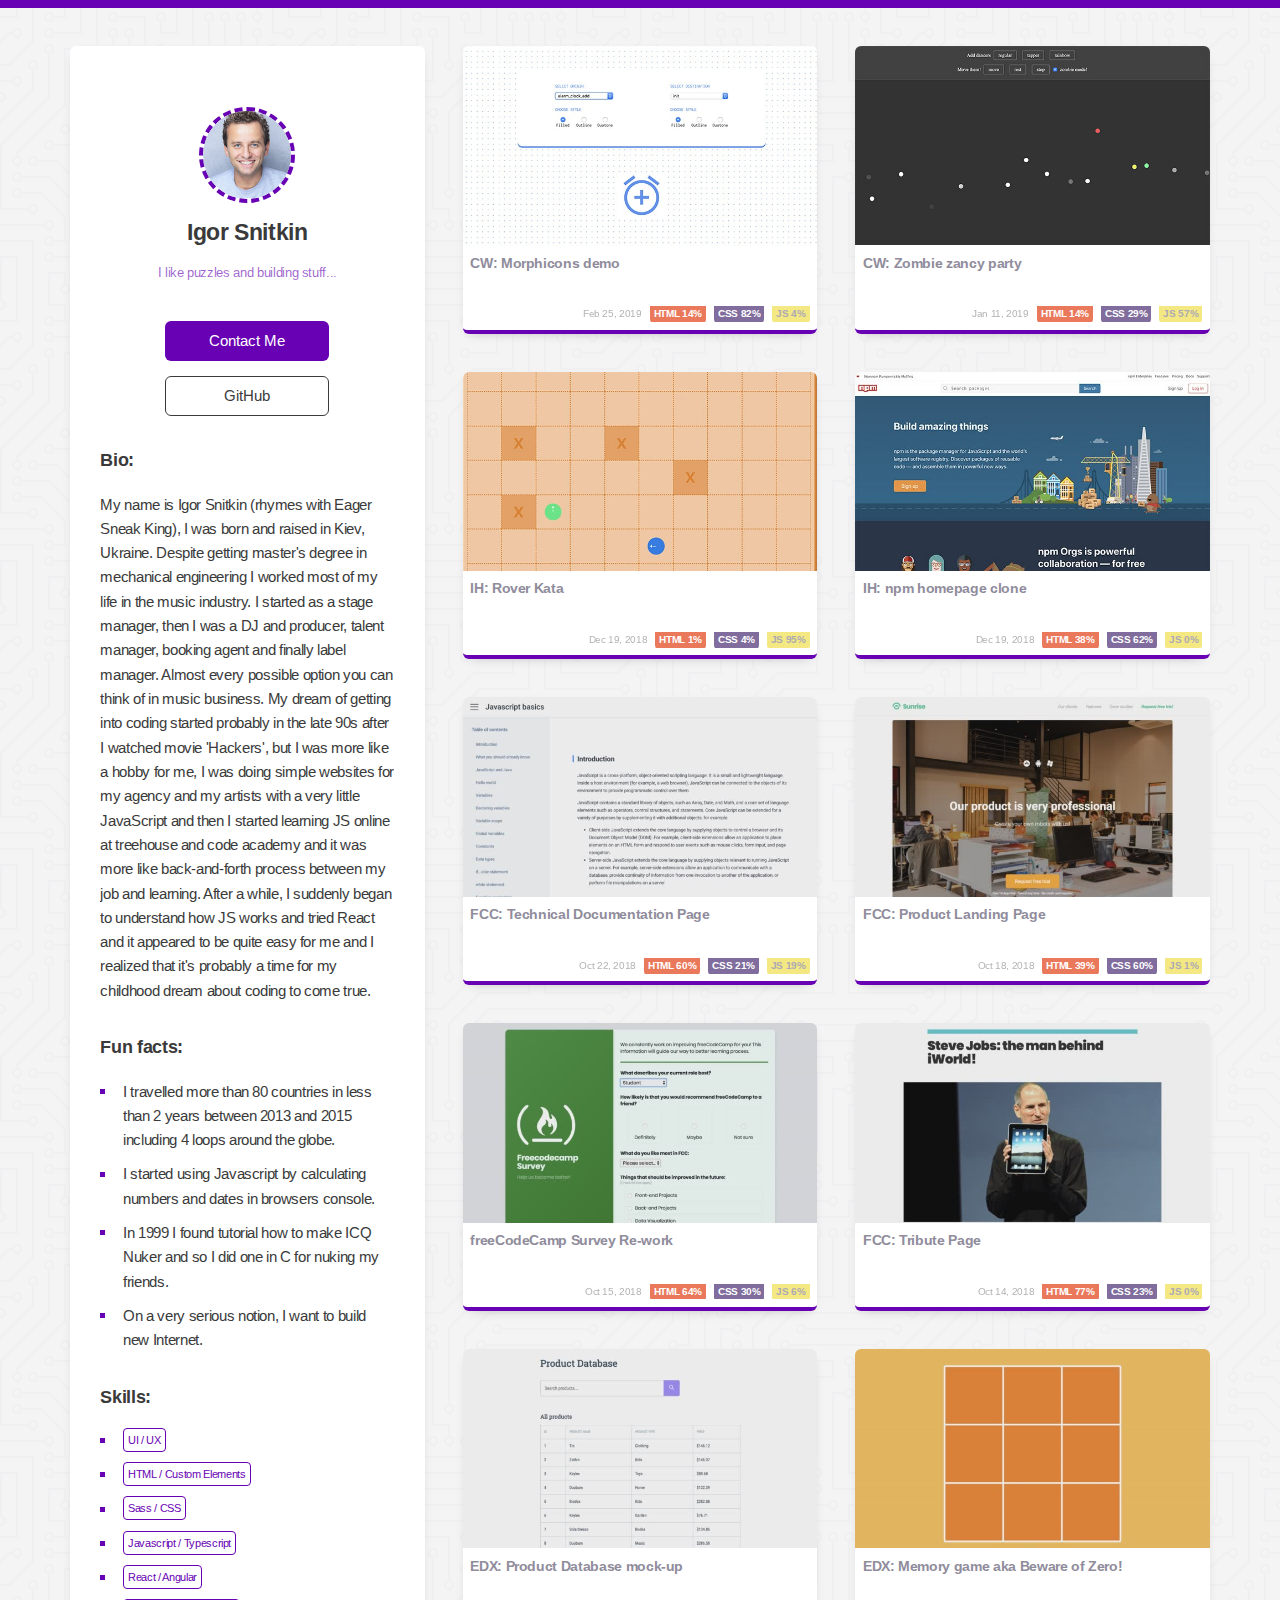
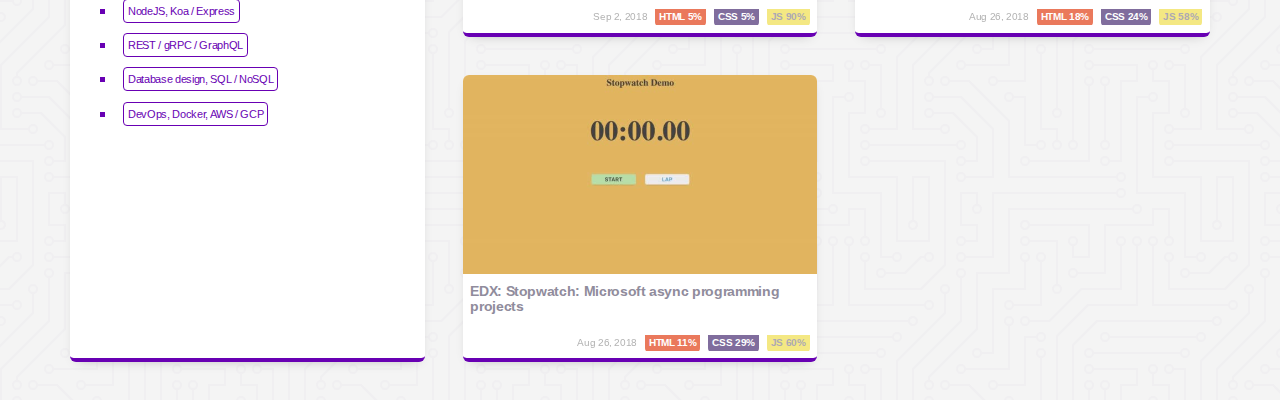
<file: index.html>
<!DOCTYPE html>
<html>
<head>
  <meta charset="utf-8" />
  <meta http-equiv="X-UA-Compatible" content="IE=edge">
  <title>Igor Snitkin - Projects</title>
  <meta name="viewport" content="width=device-width, initial-scale=1">
  <link rel="stylesheet" type="text/css" media="screen" href="normalize.css" />
  <link rel="stylesheet" type="text/css" media="screen" href="main.css" />
</head>
<body>
  <div class="app-container" id="projects">
    <div class="card profile-card" id="welcome-section">
      <div class="profile-section main-info-section">
        <div class="avatar-container">
          <img src="img/igorsnitkin-cropped-640.jpg" alt="Igor Snitkin avatar image">
        </div>
        <h1 class="profile-name">Igor Snitkin</h1>
        <div class="profile-aux">I like puzzles and building stuff...</div>
        <div class="profile-contact">
          <button class="primary-btn" onclick="window.location.href='mailto:snigo.ogins@gmail.com'">Contact Me</button>
          <button class="secondary-btn" onclick="window.location.href='https://github.com/snigo'" id="profile-link" target="_blank">GitHub</button>
        </div>
        <div class="section-expand-link" id="navbar">
          <a href="#" id="expandLink">About Me<svg xmlns="http://www.w3.org/2000/svg" viewBox="0 0 24 24" width="12px" height="12px" class="look-down" id="chevronIcon"><path d="M23.5 16.7L12.6 5.8c-.2-.2-.3-.2-.5-.2s-.4.1-.5.2L.6 16.7c-.2.2-.2.3-.2.5s.1.4.2.5L1.8 19c.2.2.3.2.5.2s.4-.1.5-.2L12 9.8l9.2 9.2c.2.2.3.2.5.2s.4-.1.5-.2l1.2-1.2c.2-.2.2-.3.2-.5.1-.2 0-.4-.1-.6z"/></svg></a>
        </div>
      </div>
      <div class="secondary-section" id="moreInfo">
        <div class="profile-section">
          <h3 class="section-heading">Bio:</h3>
          <p>My name is Igor Snitkin (rhymes with Eager Sneak King), I was born and raised in Kiev, Ukraine. Despite getting master's degree in mechanical engineering I worked most of my life in the music industry. I started as a stage manager, then I was a DJ and producer, talent manager, booking agent and finally label manager. Almost every possible option you can think of in music business. My dream of getting into coding started probably in the late 90s after I watched movie 'Hackers', but I was more like a hobby for me, I was doing simple websites for my agency and my artists with a very little JavaScript and then I started learning JS online at treehouse and code academy and it was more like back-and-forth process between my job and learning. After a while, I suddenly began to understand how JS works and tried React and it appeared to be quite easy for me and I realized that it's probably a time for my childhood dream about coding to come true.</p>
        </div>
        <div class="profile-section">
          <h3 class="section-heading">Fun facts:</h3>
          <ul class="profile-list">
            <li>I travelled more than 80 countries in less than 2 years between 2013 and 2015 including 4 loops around the globe.</li>
            <li>I started using Javascript by calculating numbers and dates in browsers console.</li>
            <li>In 1999 I found tutorial how to make ICQ Nuker and so I did one in C for nuking my friends.</li>
            <li>On a very serious notion, I want to build new Internet.</li>
          </ul>
        </div>
        <div class="profile-section">
          <h3 class="section-heading">Skills:</h3>
          <ul class="profile-list inline-list">
            <li><span class="skill-tag">UI / UX</span></li>
            <li><span class="skill-tag">HTML / Custom Elements</span></li>
            <li><span class="skill-tag">Sass / CSS</span></li>
            <li><span class="skill-tag">Javascript / Typescript</span></li>
            <li><span class="skill-tag">React / Angular</span></li>
            <li><span class="skill-tag">NodeJS, Koa / Express</span></li>
            <li><span class="skill-tag">REST / gRPC / GraphQL</span></li>
            <li><span class="skill-tag">Database design, SQL / NoSQL</span></li>
            <li><span class="skill-tag">DevOps, Docker, AWS / GCP</span></li>
          </ul>
        </div>
      </div>
    </div>
    <div class="card project-card">
      <div class="project-tile" style="background-image: url('img/vanilla-morphicons-screenshot.jpg');"></div>
      <a href="vanilla-morphicons/index.html" class="card-hover-link" target="_blank"></a>
      <div class="project-card-footer">
        <h4 class="project-title">CW: Morphicons demo</h4>
        <div class="project-meta">
          <div class="project-meta-date">Feb 25, 2019</div>
          <div class="project-meta-lang"><span class="language-tag tag-html">HTML 14%</span></div>
          <div class="project-meta-lang"><span class="language-tag tag-css">CSS 82%</span></div>
          <div class="project-meta-lang"><span class="language-tag tag-js">JS 4%</span></div>
        </div>
      </div>
    </div>
    <div class="card project-card">
      <div class="project-tile" style="background-image: url('img/dance-party-screenshot.jpg');"></div>
      <a href="dance-party/index.html" class="card-hover-link" target="_blank"></a>
      <div class="project-card-footer">
        <h4 class="project-title">CW: Zombie zancy party</h4>
        <div class="project-meta">
          <div class="project-meta-date">Jan 11, 2019</div>
          <div class="project-meta-lang"><span class="language-tag tag-html">HTML 14%</span></div>
          <div class="project-meta-lang"><span class="language-tag tag-css">CSS 29%</span></div>
          <div class="project-meta-lang"><span class="language-tag tag-js">JS 57%</span></div>
        </div>
      </div>
    </div>
    <div class="card project-card">
      <div class="project-tile" style="background-image: url('img/rover-kata-screenshot.jpg');"></div>
      <a href="rover-kata/index.html" class="card-hover-link" target="_blank"></a>
      <div class="project-card-footer">
        <h4 class="project-title">IH: Rover Kata</h4>
        <div class="project-meta">
          <div class="project-meta-date">Dec 19, 2018</div>
          <div class="project-meta-lang"><span class="language-tag tag-html">HTML 1%</span></div>
          <div class="project-meta-lang"><span class="language-tag tag-css">CSS 4%</span></div>
          <div class="project-meta-lang"><span class="language-tag tag-js">JS 95%</span></div>
        </div>
      </div>
    </div>
    <div class="card project-card">
      <div class="project-tile" style="background-image: url('img/npm-clone-screenshot.jpg');"></div>
      <a href="npm-clone/index.html" class="card-hover-link" target="_blank"></a>
      <div class="project-card-footer">
        <h4 class="project-title">IH: npm homepage clone</h4>
        <div class="project-meta">
          <div class="project-meta-date">Dec 19, 2018</div>
          <div class="project-meta-lang"><span class="language-tag tag-html">HTML 38%</span></div>
          <div class="project-meta-lang"><span class="language-tag tag-css">CSS 62%</span></div>
          <div class="project-meta-lang"><span class="language-tag tag-js">JS 0%</span></div>
        </div>
      </div>
    </div>
    <!---->
    <div class="card project-card">
      <div class="project-tile" style="background-image: url('img/igorsnitkin-techdoc-screenshot.jpg');"></div>
      <a href="tech-doc/index.html" class="card-hover-link" target="_blank"></a>
      <div class="project-card-footer">
        <h4 class="project-title">FCC: Technical Documentation Page</h4>
        <div class="project-meta">
          <div class="project-meta-date">Oct 22, 2018</div>
          <div class="project-meta-lang"><span class="language-tag tag-html">HTML 60%</span></div>
          <div class="project-meta-lang"><span class="language-tag tag-css">CSS 21%</span></div>
          <div class="project-meta-lang"><span class="language-tag tag-js">JS 19%</span></div>
        </div>
      </div>
    </div>
    <div class="card project-card">
      <div class="project-tile" style="background-image: url('img/igorsnitkin-productlanding-screenshot.jpg');"></div>
      <a href="product-landing/index.html" class="card-hover-link" targer="_blank"></a>
      <div class="project-card-footer">
        <h4 class="project-title">FCC: Product Landing Page</h4>
        <div class="project-meta">
          <div class="project-meta-date">Oct 18, 2018</div>
          <div class="project-meta-lang"><span class="language-tag tag-html">HTML 39%</span></div>
          <div class="project-meta-lang"><span class="language-tag tag-css">CSS 60%</span></div>
          <div class="project-meta-lang"><span class="language-tag tag-js">JS 1%</span></div>
        </div>
      </div>
    </div>
    <div class="card project-card">
      <div class="project-tile" style="background-image: url('img/igorsnitkin-survey-screenshot.jpg');"></div>
      <a href="survey/index.html" class="card-hover-link" target="_blank"></a>
      <div class="project-card-footer">
        <h4 class="project-title">freeCodeCamp Survey Re-work</h4>
        <div class="project-meta">
          <div class="project-meta-date">Oct 15, 2018</div>
          <div class="project-meta-lang"><span class="language-tag tag-html">HTML 64%</span></div>
          <div class="project-meta-lang"><span class="language-tag tag-css">CSS 30%</span></div>
          <div class="project-meta-lang"><span class="language-tag tag-js">JS 6%</span></div>
        </div>
      </div>
    </div>
    <div class="card project-card">
      <div class="project-tile" style="background-image: url('img/igorsnitkin-tribute-screenshot.jpg');"></div>
      <a href="tribute-page/index.html" class="card-hover-link" target="_blank"></a>
      <div class="project-card-footer">
        <h4 class="project-title">FCC: Tribute Page</h4>
        <div class="project-meta">
          <div class="project-meta-date">Oct 14, 2018</div>
          <div class="project-meta-lang"><span class="language-tag tag-html">HTML 77%</span></div>
          <div class="project-meta-lang"><span class="language-tag tag-css">CSS 23%</span></div>
          <div class="project-meta-lang"><span class="language-tag tag-js">JS 0%</span></div>
        </div>
      </div>
    </div>
    <div class="card project-card">
      <div class="project-tile" style="background-image: url('img/igorsnitkin-productdb-screenshot.jpg');"></div>
      <a href="product-db/index.html" class="card-hover-link" target="_blank"></a>
      <div class="project-card-footer">
        <h4 class="project-title">EDX: Product Database mock-up</h4>
        <div class="project-meta">
          <div class="project-meta-date">Sep 2, 2018</div>
          <div class="project-meta-lang"><span class="language-tag tag-html">HTML 5%</span></div>
          <div class="project-meta-lang"><span class="language-tag tag-css">CSS 5%</span></div>
          <div class="project-meta-lang"><span class="language-tag tag-js">JS 90%</span></div>
        </div>
      </div>
    </div>
    <div class="card project-card">
      <div class="project-tile" style="background-image: url('img/igorsnitkin-memorymatch-screenshot.jpg');"></div>
      <a href="memory-match-game/index.html" class="card-hover-link" target="_blank"></a>
      <div class="project-card-footer">
        <h4 class="project-title">EDX: Memory game aka Beware of Zero!</h4>
        <div class="project-meta">
          <div class="project-meta-date">Aug 26, 2018</div>
          <div class="project-meta-lang"><span class="language-tag tag-html">HTML 18%</span></div>
          <div class="project-meta-lang"><span class="language-tag tag-css">CSS 24%</span></div>
          <div class="project-meta-lang"><span class="language-tag tag-js">JS 58%</span></div>
        </div>
      </div>
    </div>
    <div class="card project-card">
      <div class="project-tile" style="background-image: url('img/igorsnitkin-stopwatch-screenshot.jpg');"></div>
      <a href="stopwatch/index.html" class="card-hover-link" target="_blank"></a>
      <div class="project-card-footer">
        <h4 class="project-title">EDX: Stopwatch: Microsoft async programming projects</h4>
        <div class="project-meta">
          <div class="project-meta-date">Aug 26, 2018</div>
          <div class="project-meta-lang"><span class="language-tag tag-html">HTML 11%</span></div>
          <div class="project-meta-lang"><span class="language-tag tag-css">CSS 29%</span></div>
          <div class="project-meta-lang"><span class="language-tag tag-js">JS 60%</span></div>
        </div>
      </div>
    </div>
  </div>
  <script src="main.js"></script>
</body>
</html>
</file>
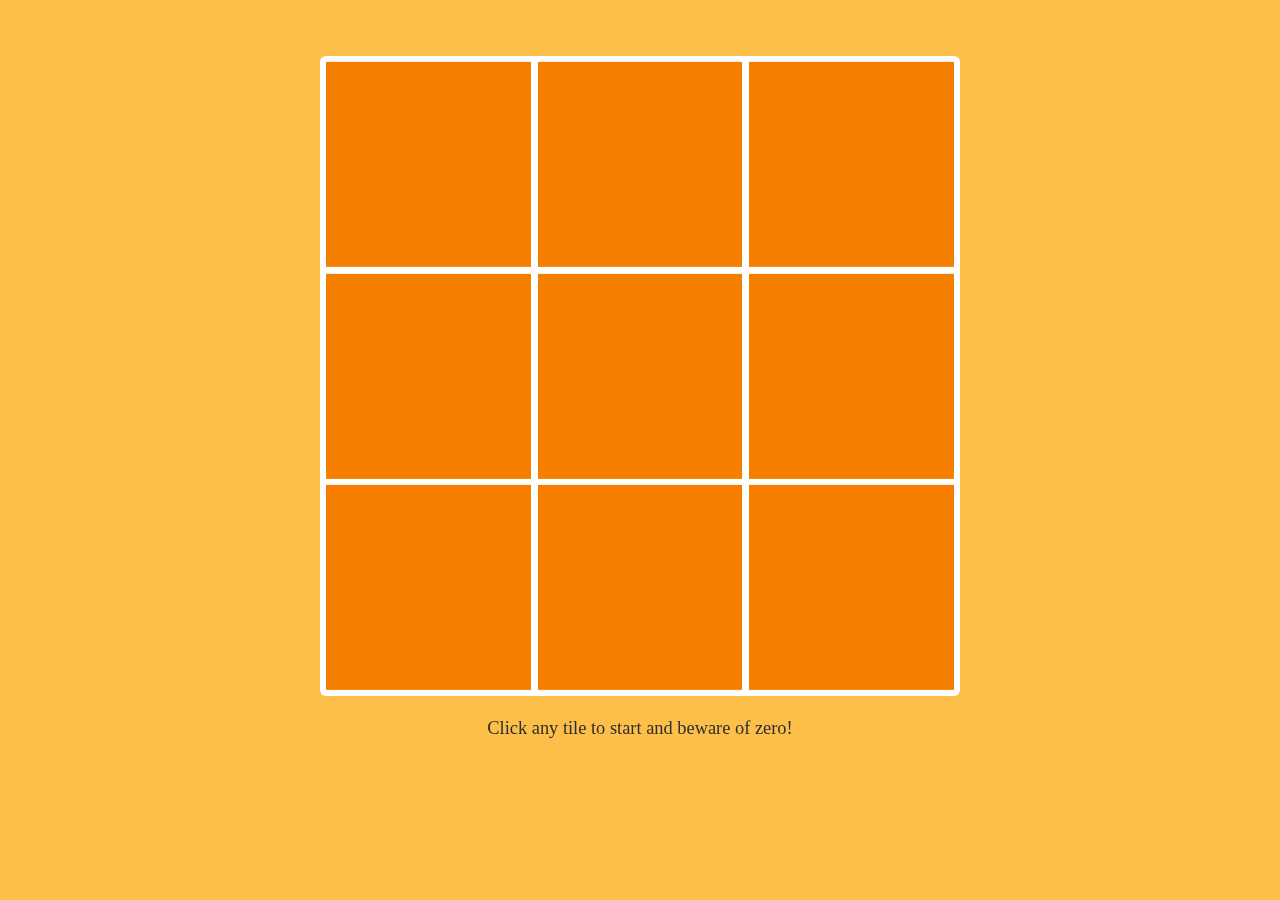
<file: memory-match-game/index.html>
<!DOCTYPE html>
<html>
<head>
    <meta charset="utf-8" />
    <meta http-equiv="X-UA-Compatible" content="IE=edge">
    <title>My memory match game</title>
    <meta name="viewport" content="width=device-width, initial-scale=1">
    <link rel="stylesheet" type="text/css" media="screen" href="styles.css" /> 
</head>
<body>
    <div class="game-container">
        <div class="board">
            <div class="cell" id="cell1"><button class="cell-number"></button></div>
            <div class="cell" id="cell2"><button class="cell-number"></button></div>
            <div class="cell" id="cell3"><button class="cell-number"></button></div>
            <div class="cell" id="cell4"><button class="cell-number"></button></div>
            <div class="cell" id="cell5"><button class="cell-number"></button></div>
            <div class="cell" id="cell6"><button class="cell-number"></button></div>
            <div class="cell" id="cell7"><button class="cell-number"></button></div>
            <div class="cell" id="cell8"><button class="cell-number"></button></div>
            <div class="cell" id="cell9"><button class="cell-number"></button></div>
        </div>
        <div class="controls">
            <span id="boardMessage">Click any tile to start and beware of zero!</span>
        </div>
    </div>
    <script src="main.js"></script>
</body>
</html>
</file>
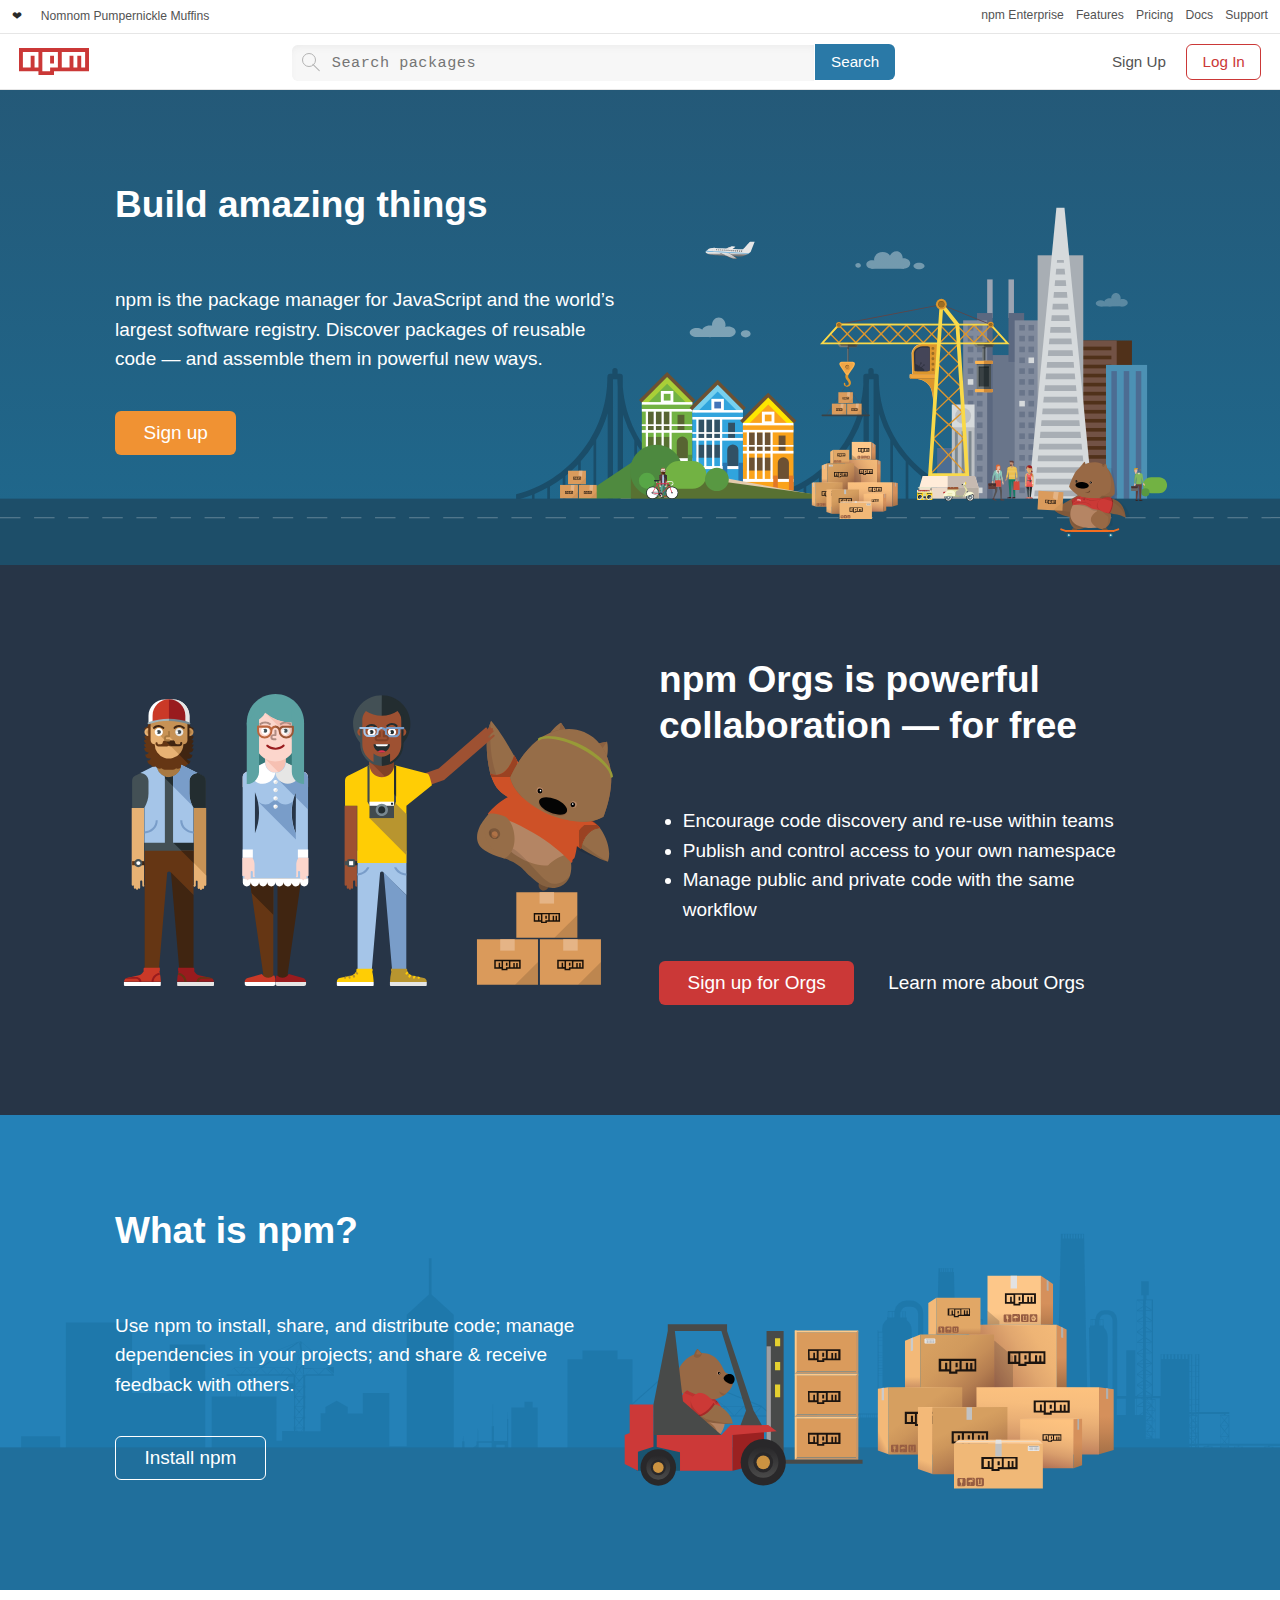
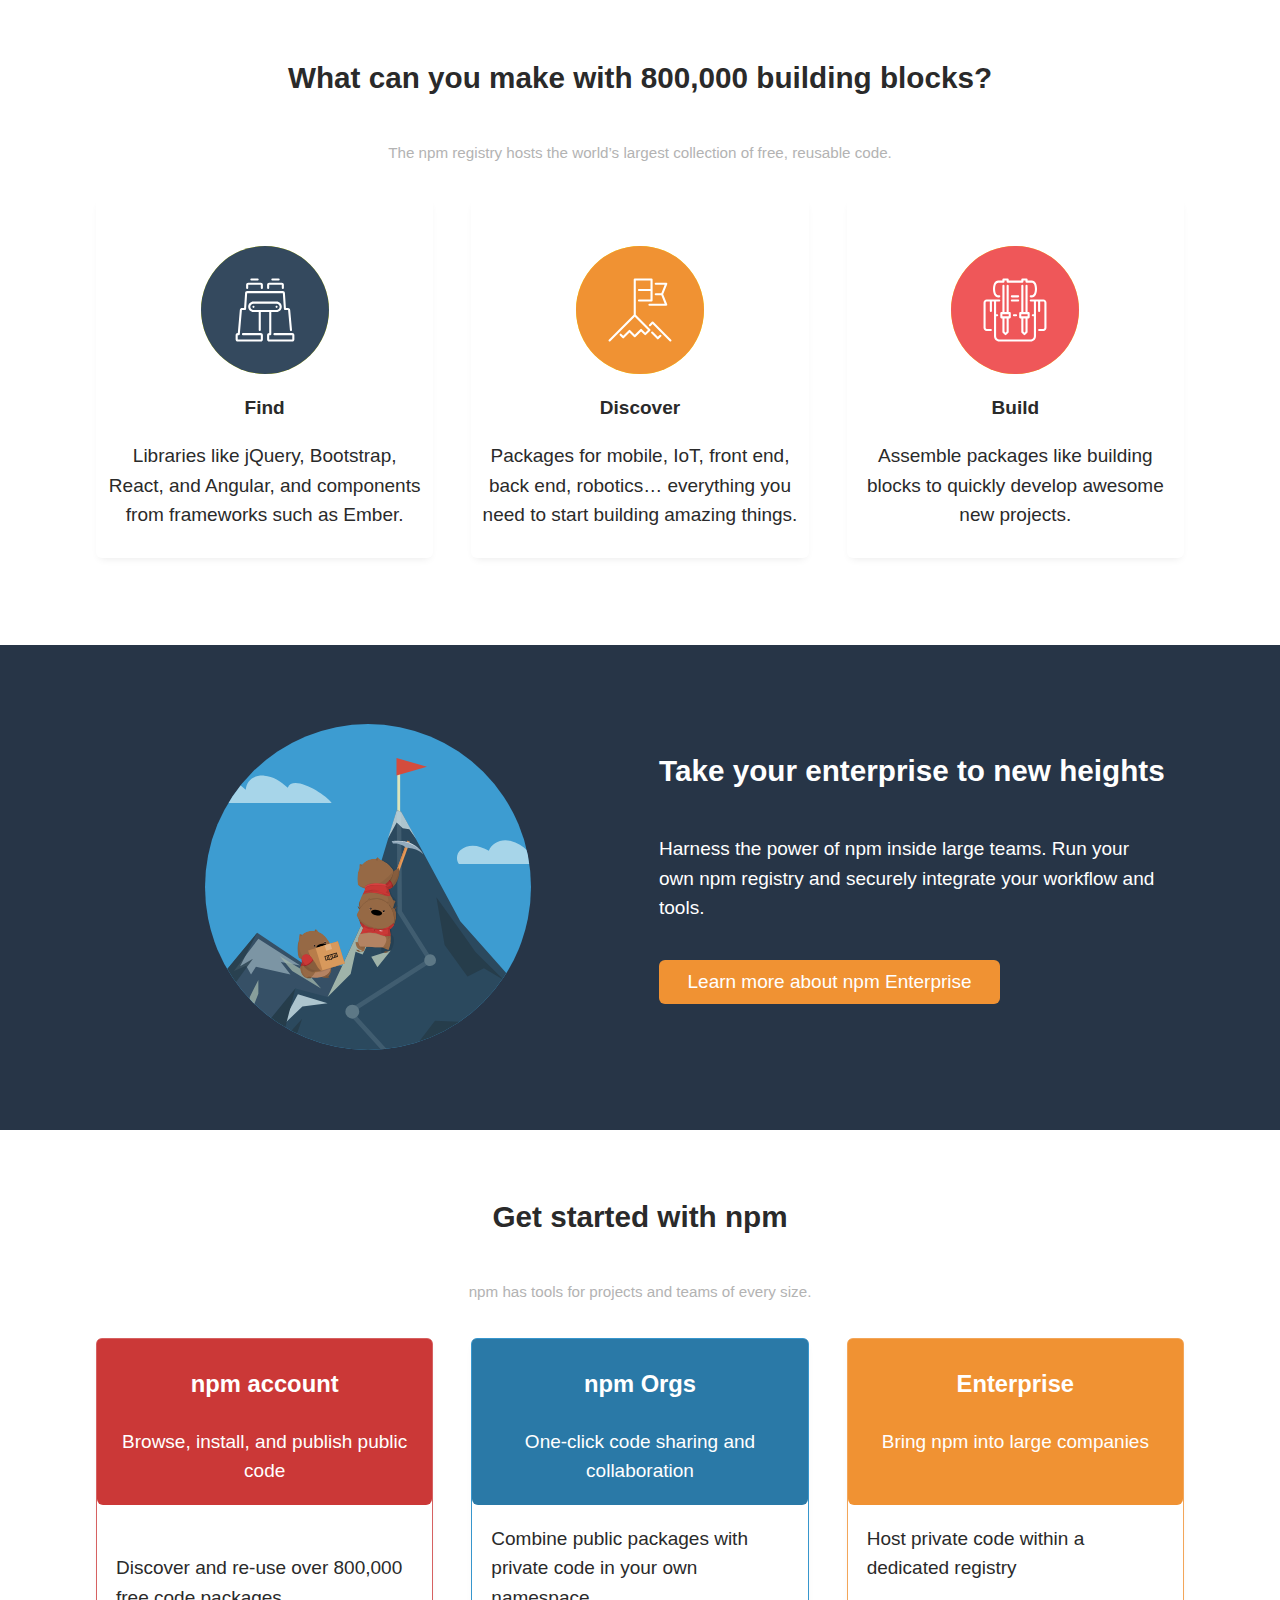
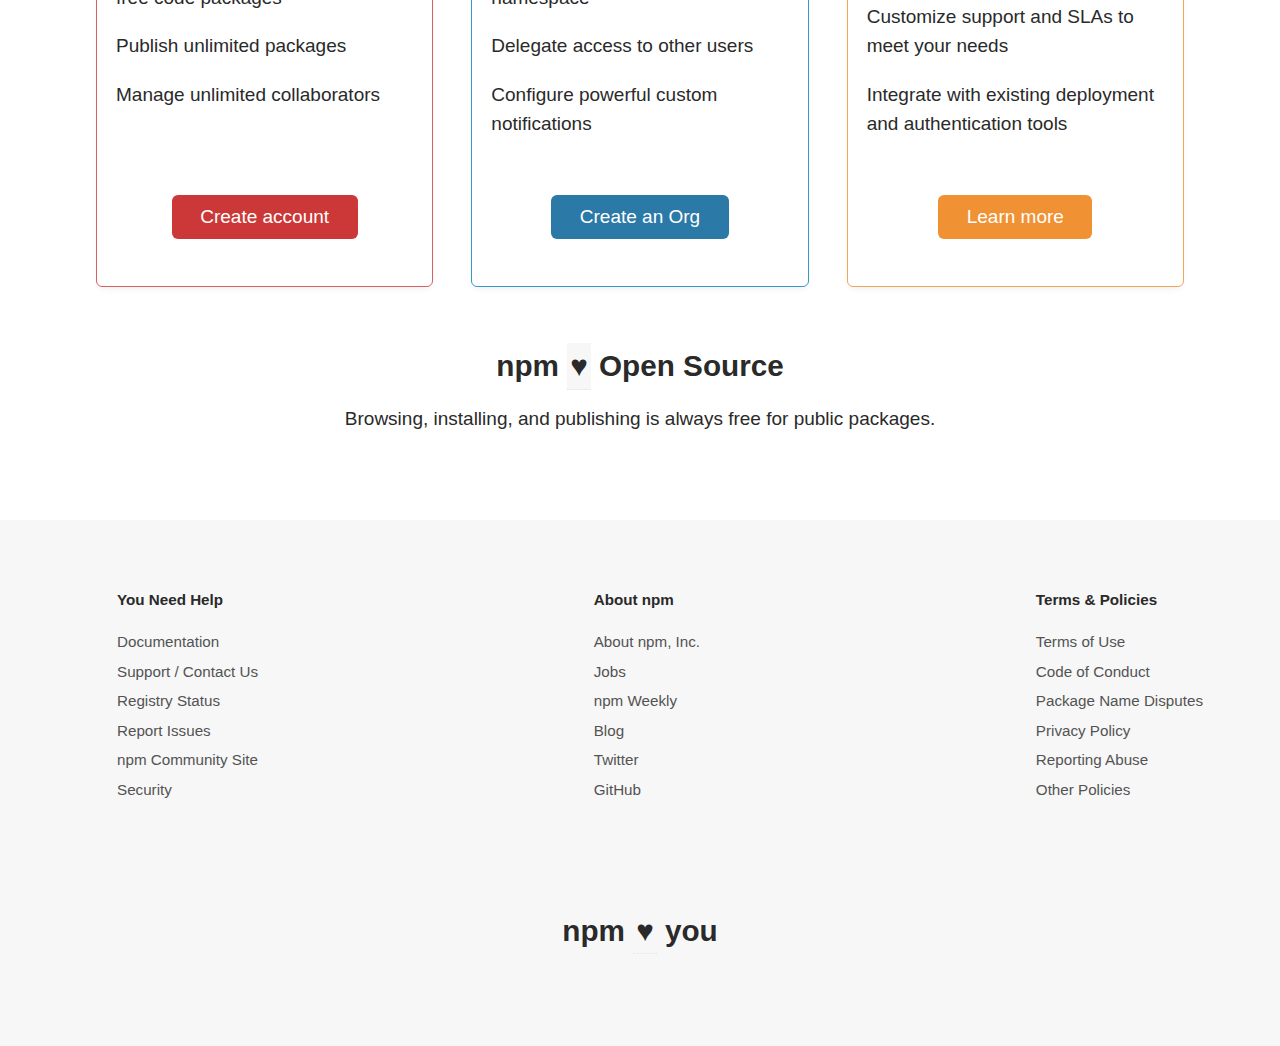
<file: npm-clone/index.html>
<!DOCTYPE html>
<html lang="en">
<head>
  <meta charset="UTF-8">
  <meta name="viewport" content="width=device-width, initial-scale=1.0">
  <meta http-equiv="X-UA-Compatible" content="ie=edge">
  <link rel="stylesheet" type="text/css" media="screen" href="normalize.css" />
  <link rel="stylesheet" type="text/css" media="screen" href="main.css" />
  <title>npm</title>
</head>
<body>
  <header>
    <div class="header-main">
      <div class="content-wrapper-flex wrapper-xl header-nav-wrapper">
        <div class="feature-box-inline">
          <span class="icon" id="beating-heart">❤</span>
          <span class="nav-link" id="feature-text-carousel">Nomnom Pumpernickle Muffins</span>
        </div>
        <nav class="topbar-nav">
          <ul class="inline-list no-list-style">
            <li>
              <a class="nav-link" href="https://www.npm-enterprise.com/">npm Enterprise</a>
            </li>
            <li>
              <a class="nav-link" href="https://www.npmjs.com/features">Features</a>
            </li>
            <li>
              <a class="nav-link" href="https://www.npmjs.com/pricing">Pricing</a>
            </li>
            <li>
              <a class="nav-link" href="https://docs.npmjs.com/">Docs</a>
            </li>
            <li>
              <a class="nav-link" href="https://www.npmjs.com/support">Support</a>
            </li>
          </ul>
        </nav>
        <div class="nav-btn">
          <div class="icon-btn main-header-icon bars bars-search">
            <div></div>
            <div></div>
            <div></div>
            <div></div>
          </div>
          <div class="icon-btn main-header-icon bars bars-burger">
            <div></div>
            <div></div>
            <div></div>
            <div></div>
          </div>
        </div>
      </div>
    </div>
    <div class="header-links">
      <div class="content-wrapper-flex wrapper-xl header-search-wrapper">
        <div class="header-logo flex-center">
          <svg viewBox="0 0 18 7" width="70px"><path fill="#CB3837" d="M0 0v6h5v1h4V6h9V0"></path><path fill="#FFF" d="M1 1v4h2V2h1v3h1V1h1v5h2V2h1v2H8v1h2V1h1v4h2V2h1v3h1V2h1v3h1V1"></path></svg>
          <h1 class="nocss-only">npm</h1>
        </div>
        <div class="header-search">
          <form>
            <div class="input-field">
              <div class="bars bars-search">
                <div></div>
                <div></div>
                <div></div>
                <div></div>
              </div>
              <label class="nocss-only" for="search-bar">Enter your search query:</label>
              <input type="search" id="search-bar" class="text-mono" placeholder="Search packages" />
              <button type="submit" class="btn btn-blue btn-input-inline">Search</button>
            </div> 
          </form>
        </div>
        <div class="header-nav-login">
          <button type="button" class="btn btn-red-3 btn-sm">Sign Up</button>
          <button type="button" class="btn btn-red-2 btn-sm">Log In</button>
        </div>
      </div>
    </div>
  </header>
  <main>
    <section id="sign-up-slide">
      <div class="slide-wrapper wrapper-lg">
        <div class="slide-box box-2">
          <h1 class="slide-box-heading">Build amazing things</h1>
          <p class="slide-box-description">npm is the package manager for JavaScript and the world’s largest software registry. Discover packages of reusable code — and assemble them in powerful new ways.</p>
          <div class="slide-box-cta-section">
            <button class="btn btn-yellow btn-md">Sign up</button>
          </div>
        </div>
        <div class="slide-box box-2 icon-box">
          &nbsp;
        </div>
      </div>
    </section>
    <section id="npm-orgs-slide">
      <div class="slide-wrapper wrapper-lg">
        <div class="slide-box box-2 icon-box">
          &nbsp;
        </div>
        <div class="slide-box box-2">
          <h1 class="slide-box-heading">npm Orgs is powerful collaboration — for free</h1>
          <p class="slide-box-description">
            <ul class="ul">
              <li>Encourage code discovery and re-use within teams</li>                <li>Publish and control access to your own namespace</li>
              <li>Manage public and private code with the same workflow</li>
            </ul>
          </p>
          <div class="slide-box-cta-section">
            <button class="btn btn-red btn-md">Sign up for Orgs</button>
            <button class="btn btn-red-3-inverted btn-md">Learn more about Orgs</button>
          </div>
        </div>
      </div>
    </section>
    <section id="whats-npm-slide">
      <div class="slide-wrapper wrapper-lg">
        <div class="slide-box box-2">
          <h1 class="slide-box-heading">What is npm?</h1>
          <p class="slide-box-description">Use npm to install, share, and distribute code; manage dependencies in your projects; and share & receive feedback with others.</p>
          <div class="slide-box-cta-section">
            <button class="btn btn-blue-2-inverted btn-md">Install npm</button>
          </div>
        </div>
        <div class="slide-box box-2 icon-box">
          &nbsp;
        </div>
      </div>
    </section>
    <section id="features">
      <div class="content-wrapper wrapper-lg text-center">
        <h3 class="section-heading">What can you make with 800,000 building blocks?</h3>
        <p class="section-description">The npm registry hosts the world’s largest collection of free, reusable code.</p>
        <div class="flex-grid-row"> 
          <div class="profile-card">
            <div class="card-avatar">
              <img src="./images/binoculars.svg" alt="Find package" />
            </div>
            <div class="card-name">Find</div>
            <div class="card-description">
              Libraries like jQuery, Bootstrap, React, and Angular, and components from frameworks such as Ember.
            </div>
          </div>
          <div class="profile-card">
            <div class="card-avatar">
              <img src="./images/mountain-flag.svg" alt="Discover new technologies" />
            </div>
            <div class="card-name">Discover</div>
            <div class="card-description">
              Packages for mobile, IoT, front end, back end, robotics… everything you need to start building amazing things.
            </div>
          </div>
          <div class="profile-card">
            <div class="card-avatar">
              <img src="./images/backpack.svg" alt="Build your own product" />
            </div>
            <div class="card-name">Build</div>
            <div class="card-description">
              Assemble packages like building blocks to quickly develop awesome new projects.
            </div>
          </div>
        </div>
      </div>
    </section>
    <section id="npm-enterprise-slide">
      <div class="slide-wrapper wrapper-lg">
        <div class="slide-box box-2 icon-box">
          &nbsp;
        </div>
        <div class="slide-box box-2">
          <h3 class="slide-box-heading">Take your enterprise to new heights</h3>
          <p class="slide-box-description">Harness the power of npm inside large teams. Run your own npm registry and securely integrate your workflow and tools.</p>
          <div class="slide-box-cta-section">
            <button class="btn btn-yellow btn-md">Learn more about npm Enterprise</button>
          </div>
        </div>
      </div>
    </section>
    <section id="get-started">
      <div class="content-wrapper wrapper-lg text-center">
        <h3 class="section-heading">Get started with npm</h3>
        <p class="section-description">npm has tools for projects and teams of every size.</p>
        <div class="flex-grid-row"> 
          <div class="feature-card feature-card-red">
            <div class="feature-card-heading feature-card-heading-red">
              <h4>npm account</h4>
              <p>Browse, install, and publish public code</p>
            </div>
            <div class="feature-card-feature-list">
              <ul>
                <li>Discover and re-use over 800,000 free code packages</li>
                <li>Publish unlimited packages</li>
                <li>Manage unlimited collaborators</li>
              </ul>
            </div>
            <div class="feature-card-cta-section">
              <button type="button" class="btn btn-red btn-md">Create account</button>
            </div>
          </div>
          <div class="feature-card feature-card-blue">
            <div class="feature-card-heading feature-card-heading-blue">
              <h4>npm Orgs</h4>
              <p>One-click code sharing and collaboration</p>
            </div>
            <div class="feature-card-feature-list">
              <ul>
                <li>Combine public packages with private code in your own namespace</li>
                <li>Delegate access to other users</li>
                <li>Configure powerful custom notifications</li>
              </ul>
            </div>
            <div class="feature-card-cta-section">
              <button type="button" class="btn btn-blue btn-md">Create an Org</button>
            </div>
          </div>
          <div class="feature-card feature-card-yellow">
            <div class="feature-card-heading feature-card-heading-yellow">
              <h4>Enterprise</h4>
              <p>Bring npm into large companies</p>
            </div>
            <div class="feature-card-feature-list">
              <ul>
                <li>Host private code within a dedicated registry</li>
                <li>Customize support and SLAs to meet your needs</li>
                <li>Integrate with existing deployment and auth­enti­cation tools</li>
              </ul>
            </div>
            <div class="feature-card-cta-section">
              <button type="button" class="btn btn-yellow btn-md">Learn more</button>
            </div>
          </div>
        </div> 
        <div class="section-footer">
          <h3 class="section-footer-heading">npm <abbr title="loves">♥</abbr>  Open Source</h3>
          <p class="section-footer-description">Browsing, installing, and publishing is always free for public packages.</p>
        </div>
      </div>
    </section>
  </main>
  <footer>
    <nav class="footer-nav content-wrapper wrapper-lg flex-grid-row">
      <ul>
        <h5 class="nav-title">You Need Help</h5>
        <li><a class="nav-link text-sm" href="https://docs.npmjs.com/">Documentation</a></li>
        <li><a class="nav-link text-sm" href="https://www.npmjs.com/support">Support / Contact Us</a></li>
        <li><a class="nav-link text-sm" href="http://status.npmjs.org/">Registry Status</a></li>
        <li><a class="nav-link text-sm" href="https://npm.community/c/bugs">Report Issues</a></li>
        <li><a class="nav-link text-sm" href="https://npm.community/">npm Community Site</a></li>
        <li><a class="nav-link text-sm" href="https://www.npmjs.com/policies/security">Security</a></li>
      </ul>
      <ul>
        <h5 class="nav-title">About npm</h5>
        <li><a class="nav-link text-sm" href="https://www.npmjs.com/about">About npm, Inc.</a></li>
        <li><a class="nav-link text-sm" href="https://www.npmjs.com/jobs">Jobs</a></li>
        <li><a class="nav-link text-sm" href="https://www.npmjs.com/npm-weekly">npm Weekly</a></li>
        <li><a class="nav-link text-sm" href="http://blog.npmjs.org/">Blog</a></li>
        <li><a class="nav-link text-sm" href="https://twitter.com/npmjs">Twitter</a></li>
        <li><a class="nav-link text-sm" href="https://github.com/npm">GitHub</a></li>
      </ul>
      <ul>
        <h5 class="nav-title">Terms & Policies</h5>
        <li><a class="nav-link text-sm" href="https://www.npmjs.com/policies/terms">Terms of Use</a></li>
        <li><a class="nav-link text-sm" href="https://www.npmjs.com/policies/conduct">Code of Conduct</a></li>
        <li><a class="nav-link text-sm" href="https://www.npmjs.com/policies/disputes">Package Name Disputes</a></li>
        <li><a class="nav-link text-sm" href="https://www.npmjs.com/policies/privacy">Privacy Policy</a></li>
        <li><a class="nav-link text-sm" href="https://www.npmjs.com/policies/receiving-reports">Reporting Abuse</a></li>
        <li><a class="nav-link text-sm" href="https://www.npmjs.com/policies/">Other Policies</a></li>
      </ul>
    </nav>
    <div class="section-footer text-center">
      <h3 class="section-footer-description">npm <abbr title="loves">♥</abbr> you</h3>
    </div>
  </footer>
</body>
</html>
</file>
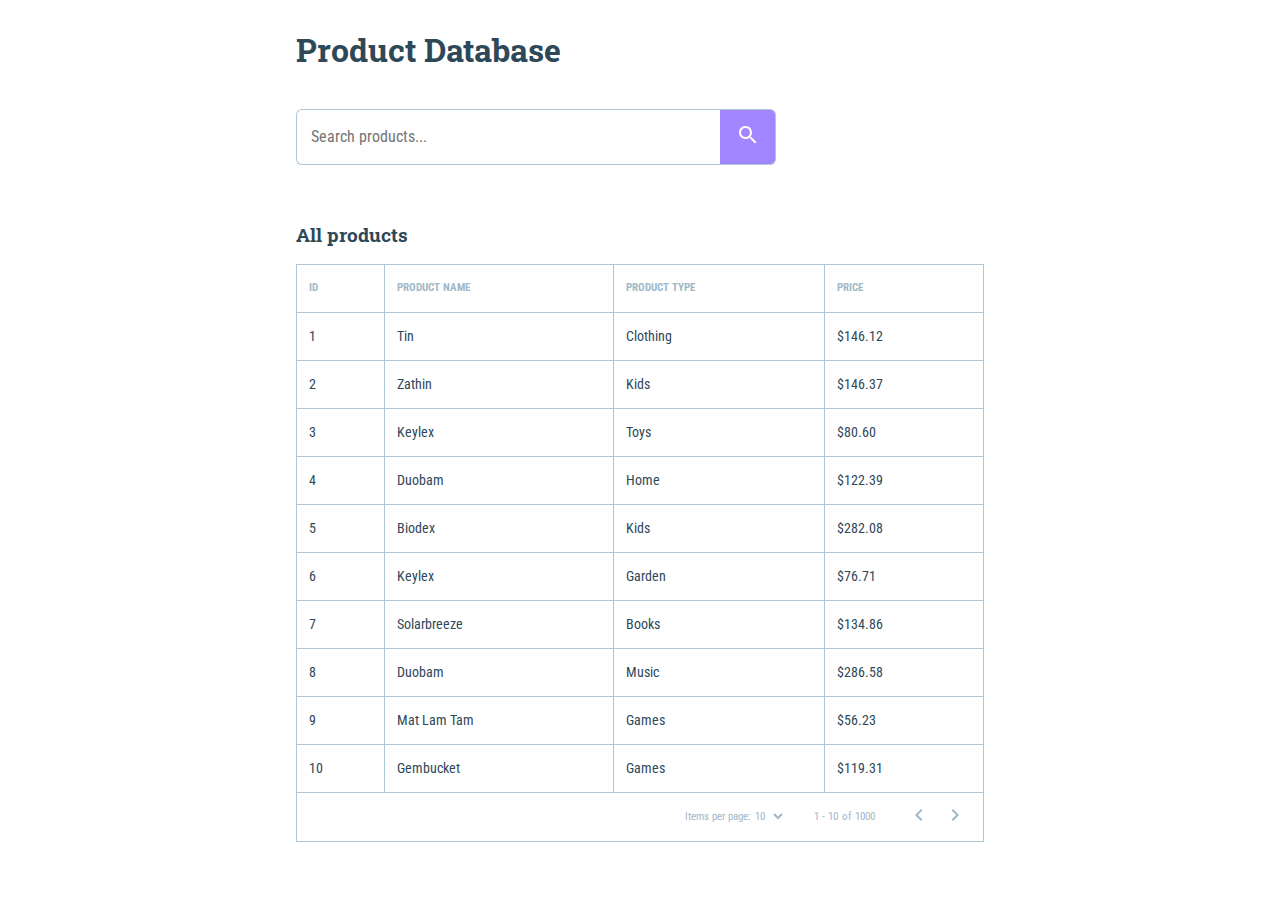
<file: product-db/index.html>
<!DOCTYPE html>
<html>
<head>
    <meta charset="utf-8" />
    <meta http-equiv="X-UA-Compatible" content="IE=edge">
    <title>Product Database Demo</title>
    <meta name="viewport" content="width=device-width, initial-scale=1">
    <link rel="stylesheet" type="text/css" media="screen" href="normalize.css" />
    <link href="https://fonts.googleapis.com/css?family=Roboto+Condensed|Roboto+Slab" rel="stylesheet">
    <link rel="stylesheet" type="text/css" media="screen" href="main.css" />
</head>
<body>
    <div class="app-container" id="app">
        <header><h1>Product Database</h1></header>
        <div class="search-bar">
            <input type="search" name="db" id="searchInput" placeholder="Search products..." />
            <button id="searchBtn" type="submit">
                <svg xmlns="http://www.w3.org/2000/svg" width="24" height="24" viewBox="0 0 24 24">
                    <path d="M15.5 14h-.79l-.28-.27C15.41 12.59 16 11.11 16 9.5 16 5.91 13.09 3 9.5 3S3 5.91 3 9.5 5.91 16 9.5 16c1.61 0 3.09-.59 4.23-1.57l.27.28v.79l5 4.99L20.49 19l-4.99-5zm-6 0C7.01 14 5 11.99 5 9.5S7.01 5 9.5 5 14 7.01 14 9.5 11.99 14 9.5 14z" fill="white"/>
                </svg>
            </button>
        </div>
        <div class="product-list">
            <h3 class="table-heading" id="mainTableHeading">All products</h3>
            <span class="aux-link"><a href="javascript:void(0)" id="mainTableShowAllBtn">Show all products</a></span>
            <table id="mainTable">
                <thead id="mainTableHead"></thead>
                <tbody id="mainTableBody"></tbody>
                <tfoot>
                    <tr>
                        <td class="table-control-container" id="mainTableControlBar">
                            <div class="loader" id="mainTableLoader"></div>
                            <div class="table-control">
                                <div>
                                    <span>Items per page: </span>
                                    <select id="mainTableMaxItemsSelect" class="table-page-select">
                                        <option value="10" selected>10</option>
                                        <option value="25">25</option>
                                        <option value="50">50</option>
                                        <option value="100">100</option>
                                    </select>
                                </div>
                                <div>
                                    <span id="mainTableItemsVisible"></span>
                                    <span>of</span>
                                    <span id="mainTableItemsTotal"></span>
                                </div>
                                <div>
                                    <button class="table-control-btn" id="mainTablePagePrevBtn">
                                        <span class="icon-small">
                                            <svg version="1.1" id="Layer_1" xmlns="http://www.w3.org/2000/svg" xmlns:xlink="http://www.w3.org/1999/xlink" x="0px" y="0px" width="24px" height="24px" viewBox="0 0 24 24" enable-background="new 0 0 24 24" xml:space="preserve">
                                                <path d="M15.41,16.59L10.83,12l4.58-4.59L14,6l-6,6l6,6L15.41,16.59z" fill="#9fb8c8"/>
                                            </svg>
                                        </span>
                                    </button>
                                    <button class="table-control-btn" id="mainTablePageNextBtn">
                                        <span class="icon-small">
                                            <svg version="1.1" id="Layer_1" xmlns="http://www.w3.org/2000/svg" xmlns:xlink="http://www.w3.org/1999/xlink" x="0px" y="0px" width="24px" height="24px" viewBox="0 0 24 24" enable-background="new 0 0 24 24" xml:space="preserve">
                                                <path d="M8.59,16.59L13.17,12L8.59,7.41L10,6l6,6l-6,6L8.59,16.59z" fill="#9fb8c8"/>
                                            </svg>
                                        </span>
                                    </button>
                                </div>
                                <div class="table-control-message" id="mainTableControlMessage">
                                    <span>Loading...</span>  
                                </div>
                            </div>
                        </td>
                    </tr>
                </tfoot>
            </table>
        </div>
    </div>
    <div class="modal-overlay" id="modalOverlay"></div>
    <script src="mock_data.js"></script>
    <script src="main.js"></script>
</body>
</html>
</file>
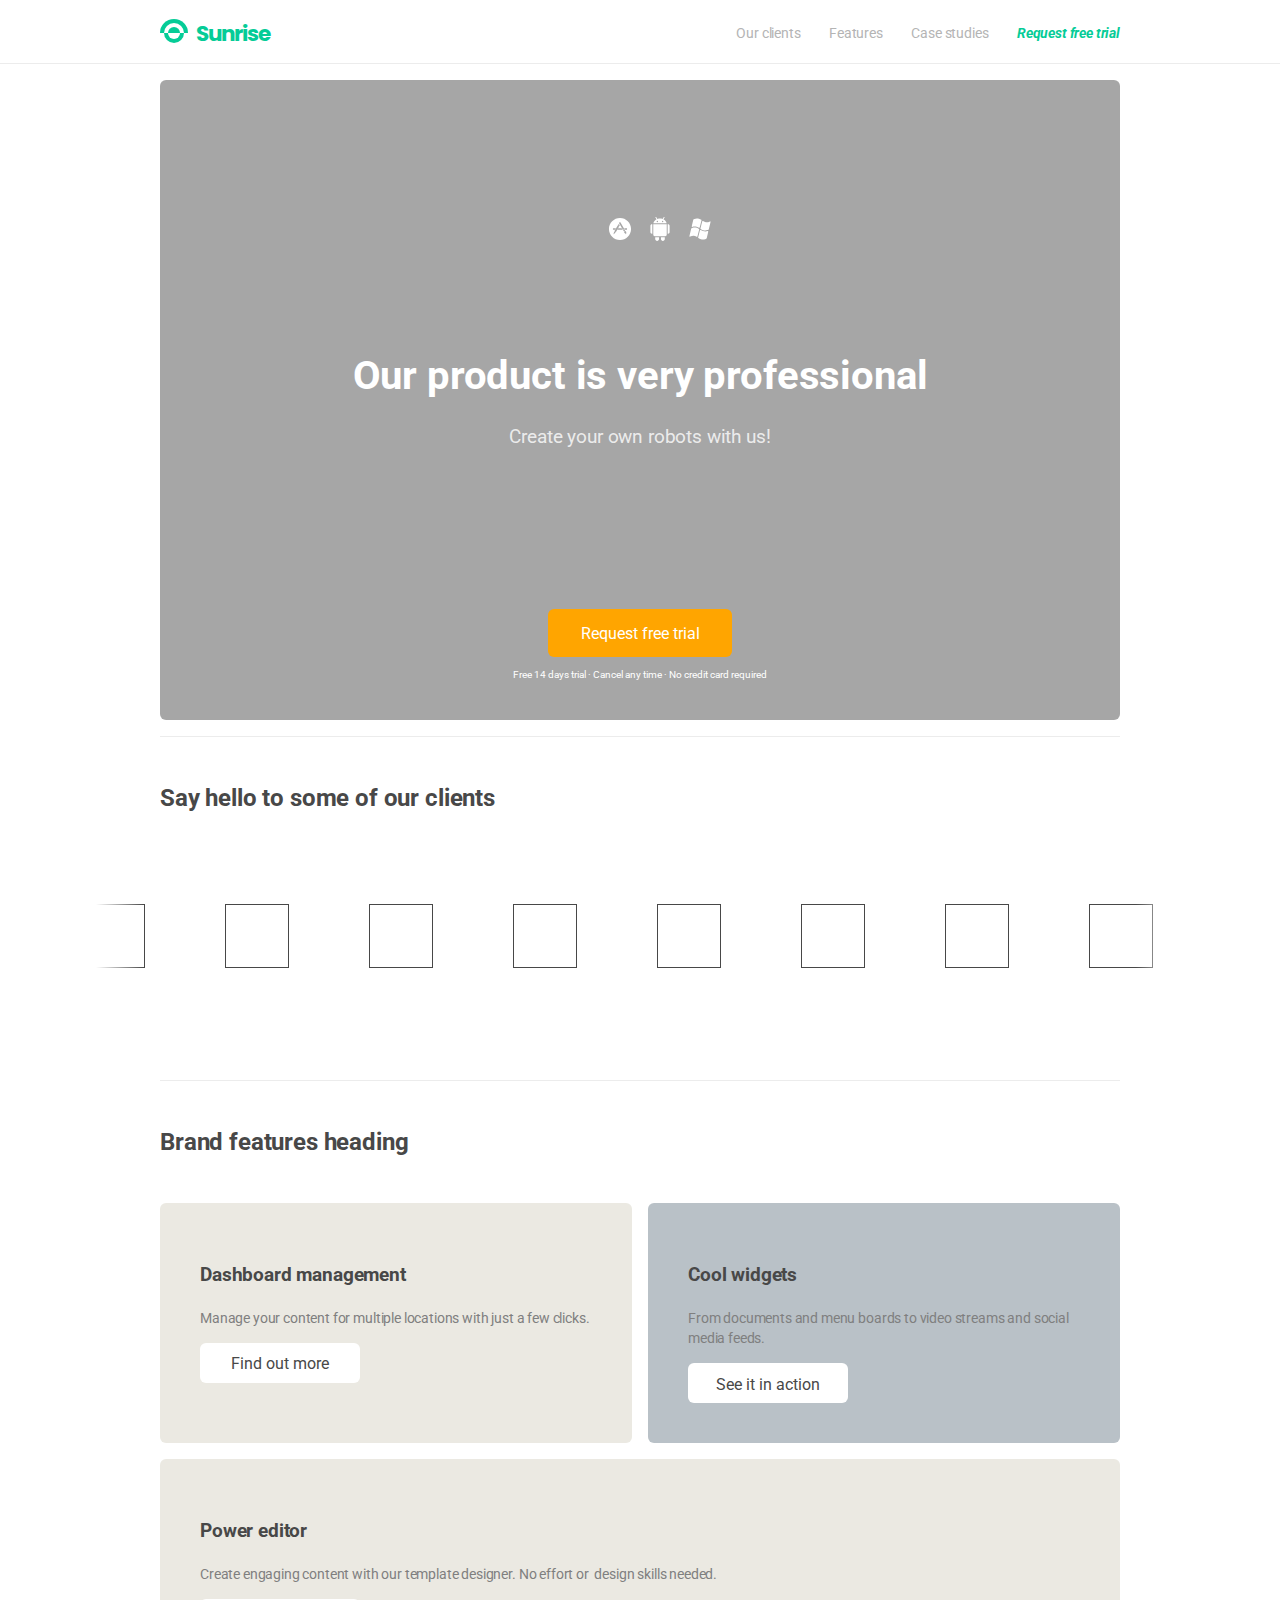
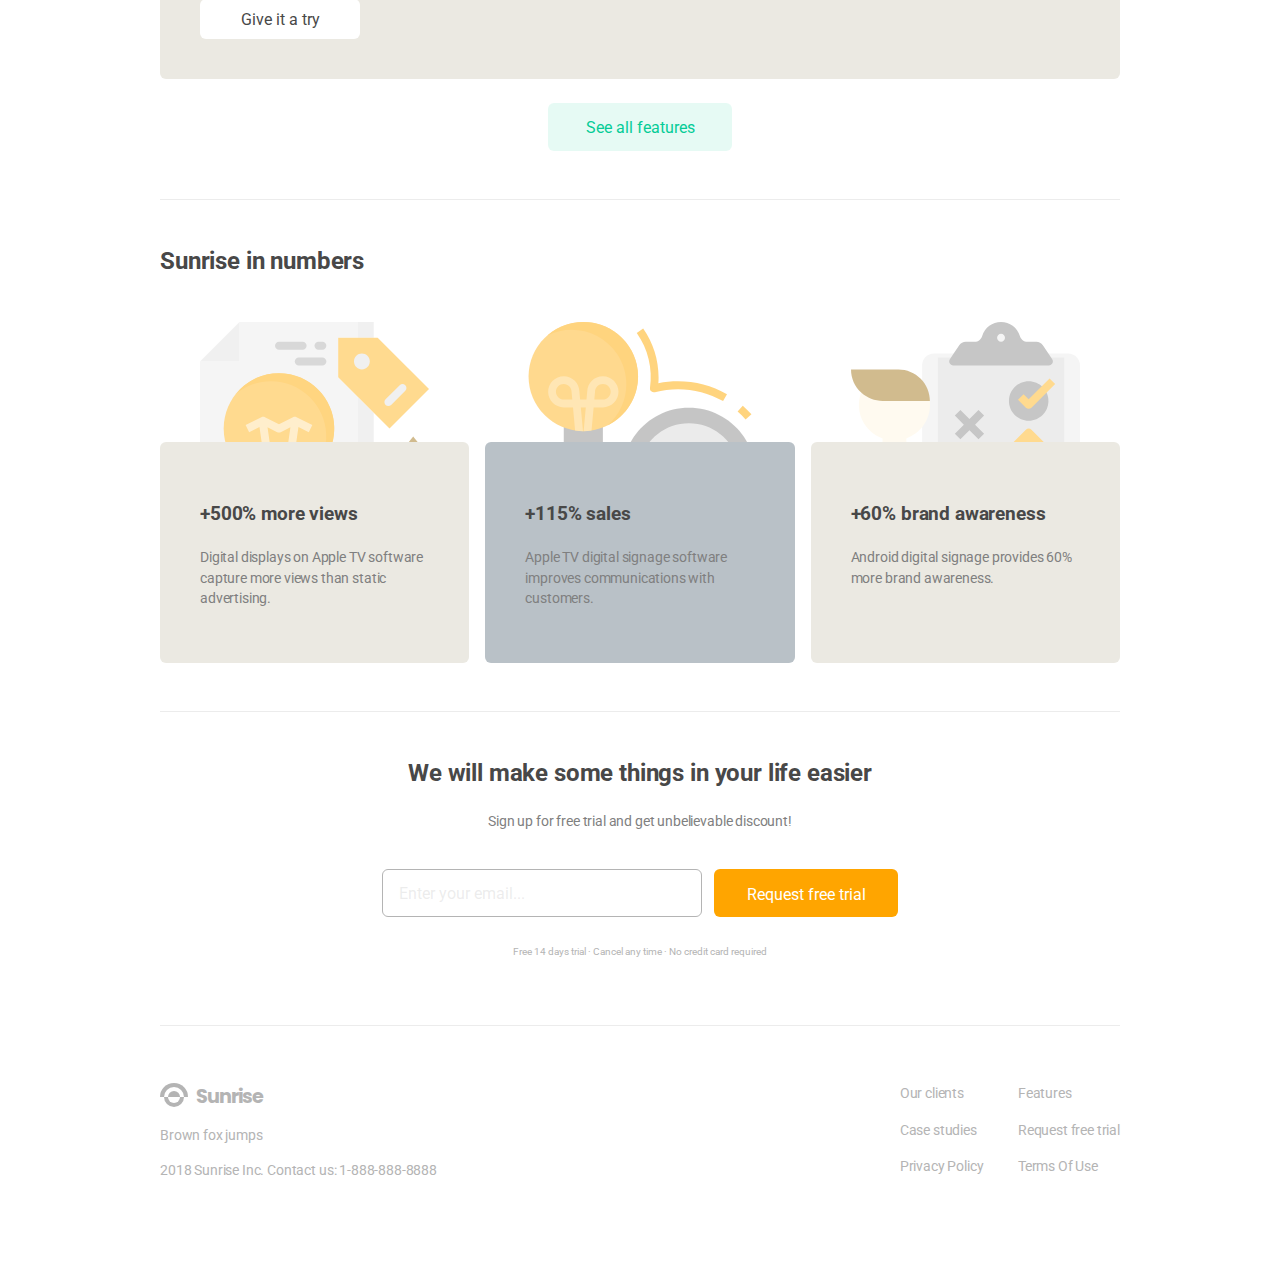
<file: product-landing/index.html>
<!DOCTYPE html>
<html>
<head>
  <meta charset="utf-8" />
  <meta http-equiv="X-UA-Compatible" content="IE=edge">
  <title>Product Landing Page</title>
  <meta name="viewport" content="width=device-width, initial-scale=1">
  <link rel="stylesheet" type="text/css" media="screen" href="normalize.css" />
  <link rel="stylesheet" type="text/css" media="screen" href="main.css" />
</head>
<body>
  <div class="app-container">
    <header class="fixed">
      <div class="header-content-wrapper">
        <div class="brand-logo" tabindex="1" onclick="window.location.href='#'" id="headerLogo">
          <div class="brand-glyph">
            <div id="brandGryphMainTop"></div>
            <div id="brandGryphMainBottom"></div>
          </div>
          <h1 id="brandLogoMain">Sunrise</h1>
        </div>
        <nav>
          <ul class="header-nav">
            <li><a href="#brandClientsAnchor">Our clients</a></li>
            <li><a href="#brandFeaturesAnchor">Features</a></li>
            <li><a href="#brandNumbersAnchor">Case studies</a></li>
            <li><a href="#brandSignupAnchor" onclick="document.getElementById('email').focus()"><em>Request free trial</em></a></li>
          </ul>
        </nav>
      </div>
    </header>
    <main>
      <section id="brandSlide">
        <div class="slide-container">
          <h1 id="slideTitle">Our product is very professional</h1>
          <h3 id="slideSubtitle">Create your own robots with us!</h3>
          <div id="slideIcons">
            <span class="nocss">Available on:</span>
            <div class="inline-icons">
              <ul>
                <li>
                  <a href="#">
                    <span class="nocss">App Store</span>
                    <svg xmlns="http://www.w3.org/2000/svg" xmlns:xlink="http://www.w3.org/1999/xlink" viewBox="0 0 50 50" version="1.1" width="24px" height="24px">
                      <g id="surface1">
                      <path style="fill:white;" d="M 25 2 C 12.316406 2 2 12.316406 2 25 C 2 37.683594 12.316406 48 25 48 C 37.683594 48 48 37.683594 48 25 C 48 12.316406 37.683594 2 25 2 Z M 21.40625 15.824219 C 21.722656 15.285156 22.414063 15.105469 22.953125 15.421875 L 23.957031 16.007813 C 24.496094 16.324219 24.679688 17.015625 24.363281 17.558594 L 23.367188 19.261719 L 20.410156 17.53125 Z M 10.328125 23.324219 L 16.472656 23.324219 L 14.515625 26.632813 L 10.328125 26.632813 Z M 11.808594 36.074219 C 11.734375 36.144531 11.625 36.15625 11.535156 36.105469 C 11.449219 36.054688 11.40625 35.953125 11.433594 35.855469 L 12.863281 30.445313 L 15.820313 32.175781 Z M 13.234375 29.804688 L 20.167969 17.945313 L 23.125 19.675781 L 16.191406 31.535156 Z M 19.589844 26.632813 L 21.425781 23.328125 L 28.511719 23.328125 L 30.347656 26.632813 Z M 23.183594 13.019531 C 22.867188 12.480469 23.054688 11.785156 23.59375 11.472656 L 24.511719 10.9375 C 25.050781 10.625 25.742188 10.808594 26.058594 11.347656 L 33.898438 24.84375 L 31.023438 26.515625 Z M 31.34375 27.070313 L 34.21875 25.398438 L 35.882813 28.261719 L 33.007813 29.929688 Z M 37.394531 35.984375 C 37.328125 36.078125 37.160156 36 37.109375 35.921875 C 36.976563 35.710938 37.09375 35.421875 36.671875 34.777344 C 35.894531 33.59375 34.867188 33.828125 33.875 32.160156 C 33.699219 31.867188 33.105469 30.523438 33.875 30.066406 C 34.285156 29.820313 34.980469 29.40625 35.449219 29.144531 C 36.238281 28.695313 36.96875 29.636719 37.371094 30.226563 C 38.238281 31.492188 38.589844 34.335938 37.394531 35.984375 Z M 39.628906 26.632813 L 35.507813 26.632813 L 33.707031 23.328125 L 39.628906 23.328125 Z "/>
                      </g>
                    </svg>
                  </a>
                </li>
                <li>
                  <a href="#">
                    <span class="nocss">Android Store</span>
                    <svg xmlns="http://www.w3.org/2000/svg" xmlns:xlink="http://www.w3.org/1999/xlink" viewBox="0 0 50 50" version="1.1" width="24px" height="24px">
                      <g id="surface1">
                      <path style="fill:white;" d="M 16.28125 0.03125 C 16.152344 0.0546875 16.019531 0.078125 15.90625 0.15625 C 15.449219 0.464844 15.347656 1.105469 15.65625 1.5625 L 17.8125 4.78125 C 14.480469 6.546875 11.996094 9.480469 11.1875 13 L 38.8125 13 C 38.003906 9.480469 35.519531 6.546875 32.1875 4.78125 L 34.34375 1.5625 C 34.652344 1.105469 34.550781 0.464844 34.09375 0.15625 C 33.632813 -0.152344 32.996094 -0.0195313 32.6875 0.4375 L 30.3125 3.9375 C 28.664063 3.335938 26.875 3 25 3 C 23.125 3 21.335938 3.335938 19.6875 3.9375 L 17.3125 0.4375 C 17.082031 0.09375 16.664063 -0.0429688 16.28125 0.03125 Z M 19.5 8 C 20.328125 8 21 8.671875 21 9.5 C 21 10.332031 20.328125 11 19.5 11 C 18.667969 11 18 10.332031 18 9.5 C 18 8.671875 18.667969 8 19.5 8 Z M 30.5 8 C 31.332031 8 32 8.671875 32 9.5 C 32 10.332031 31.332031 11 30.5 11 C 29.671875 11 29 10.332031 29 9.5 C 29 8.671875 29.671875 8 30.5 8 Z M 8 15 C 6.34375 15 5 16.34375 5 18 L 5 32 C 5 33.65625 6.34375 35 8 35 C 8.351563 35 8.6875 34.925781 9 34.8125 L 9 15.1875 C 8.6875 15.074219 8.351563 15 8 15 Z M 11 15 L 11 37 C 11 38.652344 12.347656 40 14 40 L 36 40 C 37.652344 40 39 38.652344 39 37 L 39 15 Z M 42 15 C 41.648438 15 41.3125 15.074219 41 15.1875 L 41 34.8125 C 41.3125 34.921875 41.648438 35 42 35 C 43.65625 35 45 33.65625 45 32 L 45 18 C 45 16.34375 43.65625 15 42 15 Z M 15 42 L 15 46 C 15 48.207031 16.792969 50 19 50 C 21.207031 50 23 48.207031 23 46 L 23 42 Z M 27 42 L 27 46 C 27 48.207031 28.792969 50 31 50 C 33.207031 50 35 48.207031 35 46 L 35 42 Z "/>
                      </g>
                    </svg>
                  </a>
                </li>
                <li>
                  <a href="#">
                    <span class="nocss">Microsoft Store</span>
                    <svg xmlns="http://www.w3.org/2000/svg" viewBox="0 0 50 50" width="24px" height="24px">
                      <path style="fill:white;" d="M 18.652344 3.0449219 C 14.379795 3.0802246 11.595937 5.0308594 11.414062 5.1621094 C 11.219062 5.3031094 11.081391 5.5101406 11.025391 5.7441406 L 7.7871094 19.517578 C 7.7081094 19.856578 7.8105937 20.212031 8.0585938 20.457031 C 8.3065937 20.702031 8.6649531 20.80075 9.0019531 20.71875 C 12.409953 19.64175 17.581625 19.490031 22.890625 22.457031 C 23.040625 22.541031 23.207953 22.583984 23.376953 22.583984 C 23.510953 22.583984 23.645484 22.557906 23.771484 22.503906 C 24.056484 22.380906 24.269703 22.131078 24.345703 21.830078 L 28.142578 6.9472656 C 28.249578 6.5292656 28.076891 6.0894219 27.712891 5.8574219 C 24.316141 3.6917969 21.215873 3.0237402 18.652344 3.0449219 z M 30.765625 8.1992188 C 30.609875 8.1832188 30.452234 8.2046719 30.302734 8.2636719 C 30.001734 8.3806719 29.776266 8.6342656 29.697266 8.9472656 L 25.923828 23.740234 C 25.821828 24.138234 25.974594 24.558828 26.308594 24.798828 C 29.739594 27.264828 33.206719 28 36.136719 28 C 38.978719 28 41.315094 27.309547 42.621094 26.810547 C 42.931094 26.692547 43.162281 26.428469 43.238281 26.105469 L 46.972656 10.228516 C 47.067656 9.8235156 46.901641 9.4029219 46.556641 9.1699219 C 46.211641 8.9389219 45.756016 8.9445 45.416016 9.1875 C 45.164016 9.3665 39.224937 13.652469 31.210938 8.3554688 C 31.075437 8.2674687 30.921375 8.2152187 30.765625 8.1992188 z M 13.603516 22.025391 C 10.846516 22.095516 8.5932031 22.842813 7.3457031 23.320312 C 7.0347031 23.438312 6.8045156 23.702391 6.7285156 24.025391 L 3.0253906 39.771484 C 3.0083906 39.846484 3 39.967922 3 40.044922 C 3 40.418922 3.2099687 40.759641 3.5429688 40.931641 C 3.8719688 41.101641 4.5820313 40.857422 4.5820312 40.857422 C 4.5820312 40.857422 10.454406 36.499578 18.066406 41.267578 C 18.222406 41.359578 18.397219 41.40625 18.574219 41.40625 C 18.704219 41.40625 18.835984 41.382078 18.958984 41.330078 C 19.249984 41.209078 19.467922 40.959297 19.544922 40.654297 L 23.3125 25.880859 C 23.4185 25.461859 23.246766 25.024016 22.884766 24.791016 C 19.622266 22.562016 16.360516 21.955266 13.603516 22.025391 z M 25.931641 27.083984 C 25.777516 27.070984 25.620156 27.094797 25.472656 27.154297 C 25.177656 27.274297 24.956906 27.525984 24.878906 27.833984 L 21.107422 42.617188 C 21.003422 43.020187 21.162906 43.444594 21.503906 43.683594 C 25.198906 46.265594 28.586516 47 31.228516 47 C 32.090516 47 32.8745 46.914828 33.5625 46.798828 C 36.6205 46.284828 38.508891 44.935906 38.587891 44.878906 C 38.798891 44.725906 38.940375 44.451641 38.984375 44.181641 L 42.177734 30.613281 C 42.256734 30.274281 42.15525 29.918828 41.90625 29.673828 C 41.65725 29.428828 41.299844 29.329109 40.964844 29.412109 C 35.856844 30.677109 30.785094 29.951469 26.371094 27.230469 C 26.236094 27.146969 26.085766 27.096984 25.931641 27.083984 z"/>
                    </svg>
                  </a>
                </li>
              </ul>
            </div>
          </div>
          <div id="slideCTA">
            <button class="primary-btn" onclick="window.location.href='#brandSignupAnchor'">Request free trial</button>
            <p id="slideCTAAux" class="btn-aux">Free 14 days trial · Cancel any time · No credit card required</p>
          </div>
        </div>
      </section>
      <section id="brandClients">
          <div id="brandClientsAnchor" class="section-anchor"></div>
        <h2 class="section-heading">Say hello to some of our clients</h2>
        <div class="slider-container">
          <ul class="slider-list">
            <li class="sliding-icon"><a href="#" class="nocss"><span>Nike</span></a></li>
            <li class="sliding-icon"><a href="#" class="nocss"><span>Penn State</span></a></li>
            <li class="sliding-icon"><a href="#" class="nocss"><span>Public Storage</span></a></li>
            <li class="sliding-icon"><a href="#" class="nocss"><span>Superdry</span></a></li>
            <li class="sliding-icon"><a href="#" class="nocss"><span>Wyndham</span></a></li>
            <li class="sliding-icon"><a href="#" class="nocss"><span>Accel</span></a></li>
            <li class="sliding-icon"><a href="#" class="nocss"><span>Marriott</span></a></li>
            <li class="sliding-icon"><a href="#" class="nocss"><span>Coca Cola</span></a></li>
          </ul>
        </div>
      </section>
      <section id="brandFeatures">
        <div id="brandFeaturesAnchor" class="section-anchor"></div>
        <h2 class="section-heading">Brand features heading</h2>
        <div class="grid-container">
          <div class="feature-box col-2" id="dashboardFeature">
            <h3 class="feature-box-heading">Dashboard management</h3>
            <p class="feature-box-description">Manage your content for multiple locations with just a few clicks.</p>
            <button class="feature-btn">Find out more</button>
          </div>
          <div class="feature-box col-2" id="widgetsFeature">
            <h3 class="feature-box-heading">Cool widgets</h3>
            <p class="feature-box-description">From documents and menu boards to video streams and social media feeds.</p>
            <button class="feature-btn">See it in action</button>
          </div>
          <div class="feature-box col-1" id="editorFeature">
            <h3 class="feature-box-heading">Power editor</h3>
            <p class="feature-box-description">Create engaging content with our template designer. No effort or  design skills needed.</p>
            <button class="feature-btn">Give it a try</button>
          </div>
        </div>
        <div class="center">
          <button class="secondary-btn">See all features</button>
        </div>
      </section>
      <section id="brandNumbers">
        <div id="brandNumbersAnchor" class="section-anchor"></div>
        <h2 class="section-heading">Sunrise in numbers</h2>
        <div class="grid-container">
          <div class="feature-box col-3" id="feature1">
            <h3 class="feature-box-heading">+500% more views</h3>
            <p class="feature-box-description">Digital displays on Apple TV software capture more views than static advertising.</p>
          </div>
          <div class="feature-box col-3" id="feature2">
            <h3 class="feature-box-heading">+115% sales</h3>
            <p class="feature-box-description">Apple TV digital signage software improves communications with customers.</p>
          </div>
          <div class="feature-box col-3" id="feature3">
            <h3 class="feature-box-heading">+60% brand awareness</h3>
            <p class="feature-box-description">Android digital signage provides 60% more brand awareness.</p>
          </div>
        </div>
      </section>
      <section id="brandSignup">
        <div id="brandSignupAnchor" class="section-anchor"></div>
        <h2 class="section-heading">We will make some things in your life easier</h2>
        <form action='getUserInfo'>
          <p class="form-description">Sign up for free trial and get unbelievable discount!</p>
          <div class="input-inline">
            <label for="email" class="nocss">Email address:</label>
            <input type="email" id="email" placeholder="Enter your email..."/>
            <button class="primary-btn" type="submit">Request free trial</button>
          </div> 
          <p class="btn-aux" id="btnAuxSignup">Free 14 days trial · Cancel any time · No credit card required</p>
        </form>
      </section>
    </main>
    <footer>
      <div class="footer-box">
        <div class="brand-logo" id="footerLogo">
          <div class="brand-glyph">
            <div id="brandGryphMainTop"></div>
            <div id="brandGryphMainBottom"></div>
          </div>
          <h1 id="brandLogoMain">Sunrise</h1>
        </div>
        <div class="footer-box-row">
          <p>Brown fox jumps</p>
          <p>2018 Sunrise Inc. Contact us: <a href="tel:1-888-888-8888">1-888-888-8888</a></p>
        </div>
        <div class="inline-icons footer-box-row">
          <ul>
            <li><a href="#"><span class="nocss">Find us on Facebook</span></a></li>
            <li><a href="#"><span class="nocss">Find us on Twitter</span></a></li>
            <li><a href="#"><span class="nocss">Find us on Instagram</span></a></li>
          </ul>
        </div>
      </div>
      <div class="footer-box">
        <div class="footer-nav">
          <ul class="grid-container grid-nav">
            <li class="col-2"><a href="#brandClientsAnchor">Our clients</a></li>
            <li class="col-2"><a href="#brandFeaturesAnchor">Features</a></li>
            <li class="col-2"><a href="#brandNumbersAnchor">Case studies</a></li>
            <li class="col-2"><a href="#brandSignupAnchor">Request free trial</a></li>
            <li class="col-2"><a href="#">Privacy Policy</a></li>
            <li class="col-2"><a href="#">Terms Of Use</a></li>
          </ul>
        </div>
      </div>
    </footer>
  </div>
  <script src="main.js"></script>
</body>
</html>
</file>
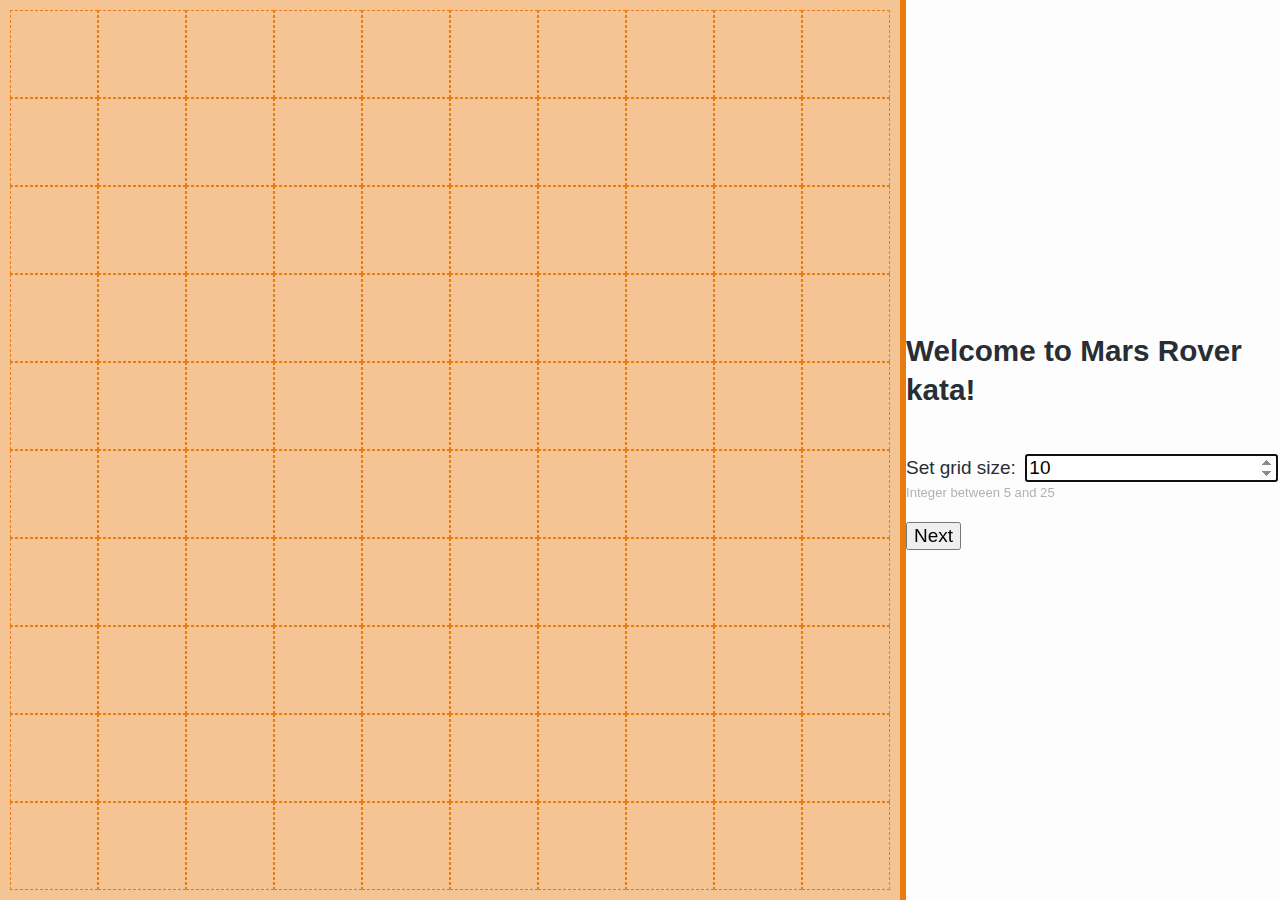
<file: rover-kata/index.html>
<!doctype html>
<html lang="en">
  <head>
    <meta charset="utf-8">
    <meta name="viewport" content="width=device-width,initial-scale=1,shrink-to-fit=no">
    <meta name="theme-color" content="#000000">
    <link rel="manifest" href="manifest.json">
    <title>Mars Rover kata visualized</title>
    <link href="static/css/main.11aea32d.chunk.css" rel="stylesheet">
  </head>
  <body>
    <noscript>You need to enable JavaScript to run this app.</noscript>
    <div id="root"></div>
    <div id="travel-log"></div>
    <script>!function(f){function e(e){for(var r,t,n=e[0],o=e[1],u=e[2],a=0,l=[];a<n.length;a++)t=n[a],Object.prototype.hasOwnProperty.call(p,t)&&p[t]&&l.push(p[t][0]),p[t]=0;for(r in o)Object.prototype.hasOwnProperty.call(o,r)&&(f[r]=o[r]);for(s&&s(e);l.length;)l.shift()();return c.push.apply(c,u||[]),i()}function i(){for(var e,r=0;r<c.length;r++){for(var t=c[r],n=!0,o=1;o<t.length;o++){var u=t[o];0!==p[u]&&(n=!1)}n&&(c.splice(r--,1),e=a(a.s=t[0]))}return e}var t={},p={1:0},c=[];function a(e){if(t[e])return t[e].exports;var r=t[e]={i:e,l:!1,exports:{}};return f[e].call(r.exports,r,r.exports,a),r.l=!0,r.exports}a.m=f,a.c=t,a.d=function(e,r,t){a.o(e,r)||Object.defineProperty(e,r,{enumerable:!0,get:t})},a.r=function(e){"undefined"!=typeof Symbol&&Symbol.toStringTag&&Object.defineProperty(e,Symbol.toStringTag,{value:"Module"}),Object.defineProperty(e,"__esModule",{value:!0})},a.t=function(r,e){if(1&e&&(r=a(r)),8&e)return r;if(4&e&&"object"==typeof r&&r&&r.__esModule)return r;var t=Object.create(null);if(a.r(t),Object.defineProperty(t,"default",{enumerable:!0,value:r}),2&e&&"string"!=typeof r)for(var n in r)a.d(t,n,function(e){return r[e]}.bind(null,n));return t},a.n=function(e){var r=e&&e.__esModule?function(){return e.default}:function(){return e};return a.d(r,"a",r),r},a.o=function(e,r){return Object.prototype.hasOwnProperty.call(e,r)},a.p="/";var r=this["webpackJsonprover-kata"]=this["webpackJsonprover-kata"]||[],n=r.push.bind(r);r.push=e,r=r.slice();for(var o=0;o<r.length;o++)e(r[o]);var s=n;i()}([])</script>
    <script src="static/js/2.7f8dbffc.chunk.js"></script>
    <script src="static/js/main.a3019683.chunk.js"></script>
  </body>
  </html>
</file>
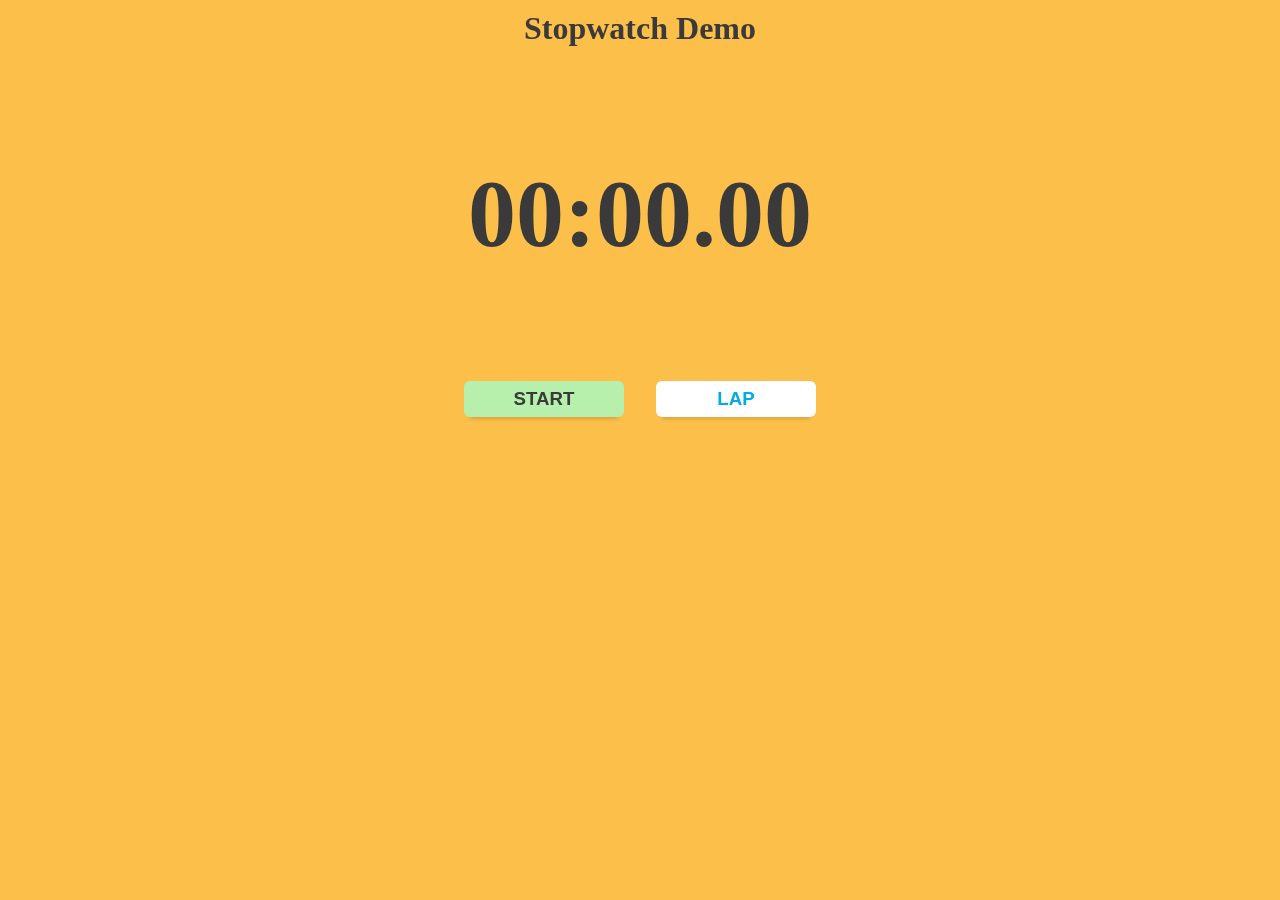
<file: stopwatch/index.html>
<!DOCTYPE html>
<html>
<head>
    <meta charset="utf-8" />
    <meta http-equiv="X-UA-Compatible" content="IE=edge">
    <title>My stop watch app</title>
    <meta name="viewport" content="width=device-width, initial-scale=1">
    <link rel="stylesheet" type="text/css" media="screen" href="main.css" />
</head>
<body>
    <div class="app-container">
        <header>
            <h1>Stopwatch Demo</h1>
        </header>
        <div class="clock">00:00.00</div>
        <div class="clock-controls">
            <button id="startBtn">Start</button>
            <button id="lapBtn">Lap</button>
        </div>
        <div class="clock-laps">
            <ul class="laps-list">
            </ul>
        </div>
    </div>
    <script src="main.js"></script>
</body>
</html>
</file>
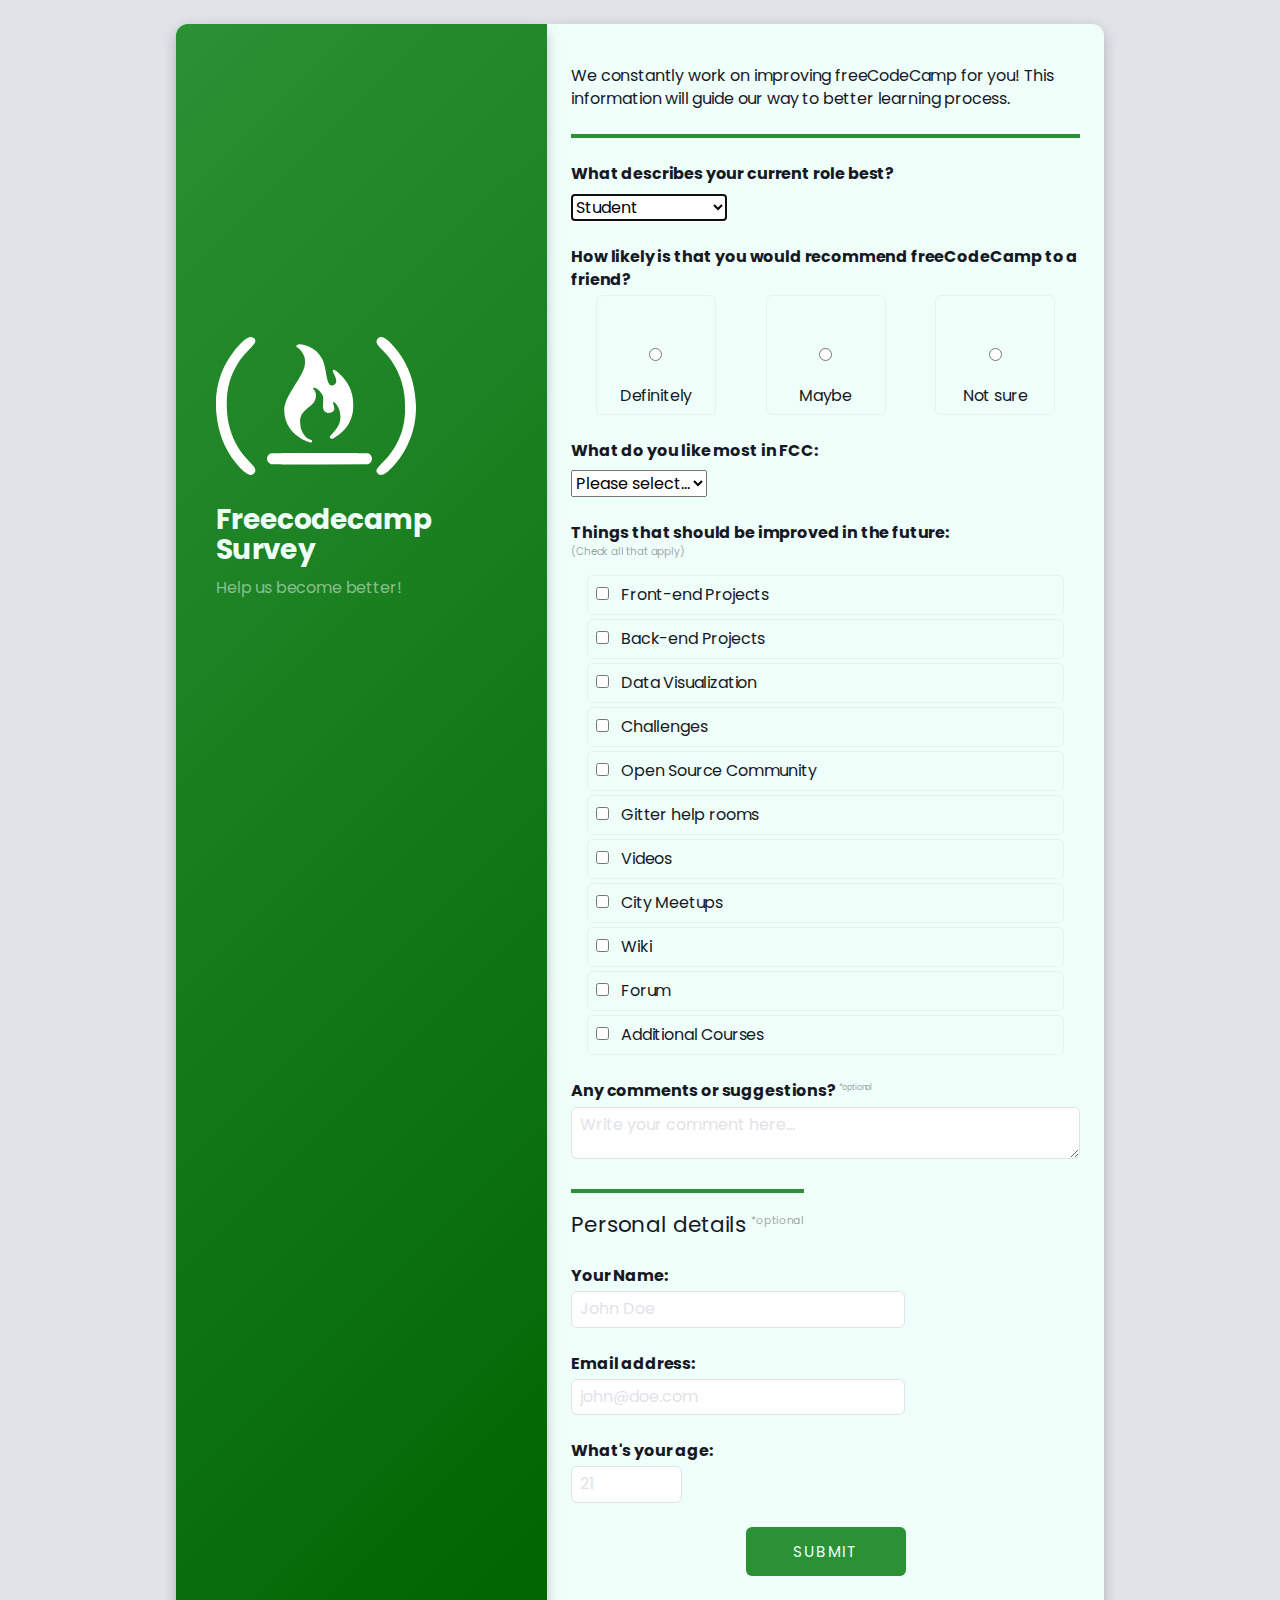
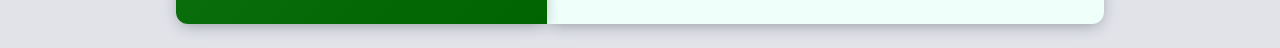
<file: survey/index.html>
<!DOCTYPE html>
<html>
<head>
  <meta charset="utf-8" />
  <meta http-equiv="X-UA-Compatible" content="IE=edge">
  <title>FCC: Survey Form</title>
  <meta name="viewport" content="width=device-width, initial-scale=1">
  <link rel="stylesheet" type="text/css" media="screen" href="normalize.css" />
  <link rel="stylesheet" type="text/css" media="screen" href="main.css" />
</head>
<body>
  <div class="app-container">
    <header>
      <div class="header-fixer">
          <div id="fccLogoContainer">
            <svg id="fccLogo" xmlns="http://www.w3.org/2000/svg" width="200px" viewBox="0 0 700.08435 482.89237">
              <path id="path1" transform="translate(0,-569.46988)" style="fill:#fff" d="m 117.51293,1051.6318 c -12.14837,-2.9002 -29.728148,-18.1522 -49.221868,-42.7042 c -39.570999,-49.83893 -61.0574994,-105.73952 -67.38493937,-175.31253 c -1.21782,-13.3906 -1.20559,-47.2689 0.0216,-59.6663 c 5.78590997,-58.45296 26.23995037,-108.79162 63.77079937,-156.94389 c 11.49299,-14.74558 30.54062,-34.06267 39.663438,-40.22459 c 12.90812,-8.71862 21.03329,-9.42362 28.83032,-2.50149 c 3.18001,2.82319 3.91138,4.13656 4.31868,7.75537 c 0.7669,6.81375 -2.72585,12.13801 -18.96746,28.91356 c -22.696898,23.44307 -33.167868,36.49307 -44.766288,55.79234 c -26.338069,43.82543 -37.608569,89.91434 -35.992979,147.1875 c 0.86072,30.51293 4.12574,53.0042 11.32601,78.01991 c 6.48504,22.53075 14.26864,40.69688 25.924939,60.50619 c 11.70369,19.8898 21.53849,32.4739 41.204948,52.72393 c 17.25351,17.7655 21.53909,23.9358 21.53909,31.0118 c 0,7.0391 -4.96843,13.4053 -11.98224,15.3532 c -3.87451,1.0761 -4.13811,1.0789 -8.284,0.089 z m 455.44089,0.2665 c -3.6719,-0.7795 -10.2381,-7.8414 -10.9785,-11.8072 c -1.1931,-6.3904 2.6087,-12.0821 20.332,-30.4391 c 8.7214,-9.0333 19.4526,-20.90733 23.8469,-26.38683 c 32.1524,-40.09154 50.0156,-84.70127 54.7815,-136.80559 c 1.4691,-16.06232 0.7096,-57.4481 -1.3391,-72.96716 c -4.2915,-32.50699 -12.2125,-59.101 -25.932,-87.06485 c -13.128,-26.75819 -26.7099,-45.73656 -49.6485,-69.375 c -15.4037,-15.87371 -19.9446,-21.67017 -21.493,-27.43577 c -1.5177,-5.65161 -0.4267,-9.8484 3.8122,-14.66398 c 5.8143,-6.60538 12.4561,-7.1946 22.8501,-2.02712 c 12.5814,6.25493 28.8861,22.58937 47.8125,47.89962 c 38.0781,50.92197 57.7171,106.94211 62.4372,178.10225 c 4.0104,60.46144 -10.6568,121.66332 -41.3038,172.3482 c -21.1547,34.98623 -53.4295,70.83673 -70.6155,78.43883 c -4.4918,1.987 -10.9367,2.9534 -14.562,2.1837 z m -380.08337,-36.8677 c -10.28745,-3.1184 -16.25136,-13.4004 -13.77065,-23.74113 c 1.53405,-6.3947 7.95351,-12.9693 14.1986,-14.5418 c 6.29118,-1.5842 331.73282,-1.5842 338.02402,0 c 6.4375,1.6209 12.762,8.2164 14.1687,14.7756 c 1.8436,8.59633 -2.0197,17.39503 -9.5253,21.69413 l -3.9679,2.2727 l -168.28125,0.159 c -92.55469,0.088 -169.43548,-0.1909 -170.84622,-0.6185 z m 128.18997,-79.10931 c -31.25226,-11.36715 -57.25414,-33.51988 -70.56464,-60.11872 c -7.39978,-14.78724 -11.69506,-32.69699 -11.69168,-48.75 c 0.005,-21.70289 8.49132,-42.38356 34.34641,-83.69612 c 19.25748,-30.77058 22.53856,-36.37804 28.2009,-48.19613 c 7.53515,-15.72687 10.01962,-25.06764 10.17751,-38.264 c 0.15089,-12.61133 -1.7391,-20.09344 -7.5478,-29.88024 c -4.12329,-6.94714 -13.3994,-17.40446 -17.16656,-19.35253 c -6.13981,-3.17502 -7.41241,-7.48767 -3.05249,-10.3444 c 6.89544,-4.51807 25.73535,-1.65272 43.04416,6.54654 c 19.58504,9.27752 34.01993,22.59896 43.41986,40.07061 c 7.2448,13.46592 10.1658,23.78505 15.07964,53.27252 c 5.45287,32.72211 10.85838,43.10388 21.78902,41.84779 c 5.79215,-0.66561 9.40698,-2.86376 11.84605,-7.20349 c 3.88524,-6.91287 2.21986,-16.37519 -5.638,-32.03379 c -6.42005,-12.79345 -6.0227,-16.65931 1.50762,-14.66788 c 3.90047,1.03149 16.5567,11.36919 25.31937,20.68104 c 21.92392,23.29795 32.83524,44.46488 38.0824,73.87633 c 2.75216,15.42644 2.98126,41.00657 0.48698,54.375 c -3.14675,16.86545 -9.52427,32.78449 -18.58816,46.39825 c -10.10669,15.18002 -31.19068,34.38621 -46.51897,42.37585 c -6.92209,3.60805 -9.32469,3.82678 -12.71769,1.15785 c -4.22027,-3.31967 -3.32896,-5.62767 6.0003,-15.53749 c 14.01697,-14.88926 21.17338,-25.47392 25.32527,-37.45728 c 6.40578,-18.48865 3.21723,-44.26491 -7.50796,-60.69426 c -4.44225,-6.80483 -10.95335,-12.80542 -13.89487,-12.80542 c -1.6103,0 -1.34313,2.12472 1.64246,13.06159 c 1.04617,3.83232 1.90212,8.51603 1.90212,10.40824 c 0,10.00778 -14.12604,17.26255 -26.56914,13.64525 c -10.11201,-2.93965 -14.56941,-12.11029 -13.23012,-27.21961 c 0.41387,-4.66907 0.78411,-13.15351 0.82275,-18.8543 c 0.0682,-10.05201 -0.0289,-10.56052 -3.21099,-16.83594 c -6.2022,-12.2312 -20.54678,-24.83023 -28.27035,-24.83023 c -3.33075,0 -3.60465,0.20129 -3.60465,2.64908 c 0,1.64378 0.92404,3.51158 2.43498,4.92188 c 8.00106,7.46811 9.50696,22.7712 3.57025,36.28131 c -3.66922,8.35 -7.80677,13.07915 -21.93727,25.07385 c -18.59248,15.78227 -24.58362,23.29724 -28.29903,35.49682 c -1.71871,5.64339 -1.89614,7.93993 -1.4124,18.28125 c 0.81216,17.36174 4.35055,28.87034 12.62068,41.04864 c 6.34961,9.35021 13.78457,15.28248 23.88216,19.05527 c 4.85612,1.81441 5.39063,2.28304 5.39063,4.72627 c 0,2.83211 -2.15357,4.69364 -5.329,4.60634 c -0.93624,-0.026 -5.49913,-1.42784 -10.13975,-3.11574 z"/>
            </svg>
            <h1 id="title">Freecodecamp Survey</h1>
          </div>
          <h4 id="subtitle">Help us become better!</h4>
      </div>
    </header>
    <main>
      <form id="survey-form" action=submitPost>
        <p id="description">We constantly work on improving freeCodeCamp for you! This information will guide our way to better learning process.</p>
        <div class="form-input-wrapper">
          <label for="currentRole">What describes your current role best?</label>
          <select id="currentRole" name="currentRole" required autofocus>
            <option value="student">Student</option>
            <option value="job">Full Time Job</option>
            <option value="learner">Full Time Learner</option>
            <option value="preferNo">Prefer not to say</option>
            <option value="other">Other</option>
          </select>
        </div>
        <div class="form-input-wrapper">
          <label for="userRating">How likely is that you would recommend freeCodeCamp to a friend?</label>
          <ul class="inline-list square-btn">
            <li>
              <input name="user-rating-radio" value="10"  type="radio" class="radio-btn" id="userRating10" required />
              <label for="userRating10"> Definitely</label>
            </li>
            <li>
              <input name="user-rating-radio" value="5"  type="radio" class="radio-btn" id="userRating5" required />
              <label for="userRating5"> Maybe</label>
            </li>
            <li>
              <input name="user-rating-radio" value="1"  type="radio" class="radio-btn" id="userRating1" required />
              <label for="userRating1"> Not sure</label>
            </li>
          </ul>
        </div>
        <div class="form-input-wrapper">
          <label for="most-like">What do you like most in FCC: </label>
          <select id="most-like" name="mostLike" class="dropdown" required>
            <option disabled selected value>Please select...</option>
            <option value="challenges">Challenges</option>
            <option value="projects">Projects</option>
            <option value="community">Community</option>
            <option value="openSource">Open Source</option>
          </select>
        </div>
        <div class="form-input-wrapper">
          <label for="preferences">Things that should be improved in the future: <span class="aux-span">(Check all that apply)</span></label>
          <ul id="preferences" style="list-style: none;" class="input-list">
            <li><label><input name="improve-checkbox" value="front-end" type="checkbox" class="checkbox-block"> Front-end Projects</label></li>
            <li><label><input name="improve-checkbox" value="back-end" type="checkbox" class="checkbox-block"> Back-end Projects</label></li>
            <li><label><input name="improve-checkbox" value="data-visualisation" type="checkbox" class="checkbox-block"> Data Visualization</label></li>
            <li><label><input name="improve-checkbox" value="challenges" type="checkbox" class="checkbox-block"> Challenges</label></li>
            <li><label><input name="improve-checkbox" value="open-source" type="checkbox" class="checkbox-block"> Open Source Community</label></li>
            <li><label><input name="improve-checkbox" value="gitter" type="checkbox" class="checkbox-block"> Gitter help rooms</label></li>
            <li><label><input name="improve-checkbox" value="videos" type="checkbox" class="checkbox-block"> Videos</label></li>
            <li><label><input name="improve-checkbox" value="meetups" type="checkbox" class="checkbox-block"> City Meetups</label></li>
            <li><label><input name="improve-checkbox" value="wiki" type="checkbox" class="checkbox-block"> Wiki</label></li>
            <li><label><input name="improve-checkbox" value="forum" type="checkbox" class="checkbox-block"> Forum</label></li>
            <li><label><input name="improve-checkbox" value="add-courses" type="checkbox" class="checkbox-block"> Additional Courses</label></li>
          </ul>
        </div>
        <div class="form-input-wrapper">
          <label for="comments">Any comments or suggestions? <span class="supertext-span">*optional</span></label>
          <textarea id="comments" class="input-field" name="comment" placeholder="Write your comment here..."></textarea>
        </div>
        <fieldset>
            <legend>Personal details <span class="supertext-span">*optional</span></legend>
            <div class="form-input-wrapper">
              <label id="name-label" for="name">Your Name:</label>
              <input type="text" name="name" id="name" class="input-field" placeholder="John Doe">
            </div>
            <div class="form-input-wrapper">
              <label id="email-label" for="email">Email address:</label>
              <input type="email" name="email" id="email" class="input-field" placeholder="john@doe.com">
            </div>
            <div class="form-input-wrapper">
              <label id="number-label" for="age">What's your age: </label>
              <input type="number" name="age" id="age" min="16" max="125" class="input-field" placeholder="21">
            </div>
          </fieldset>
        <button id="submit" type="submit">Submit</button>
      </form>
    </main>
  </div>
  <script src="main.js"></script>
</body>
</html>
</file>
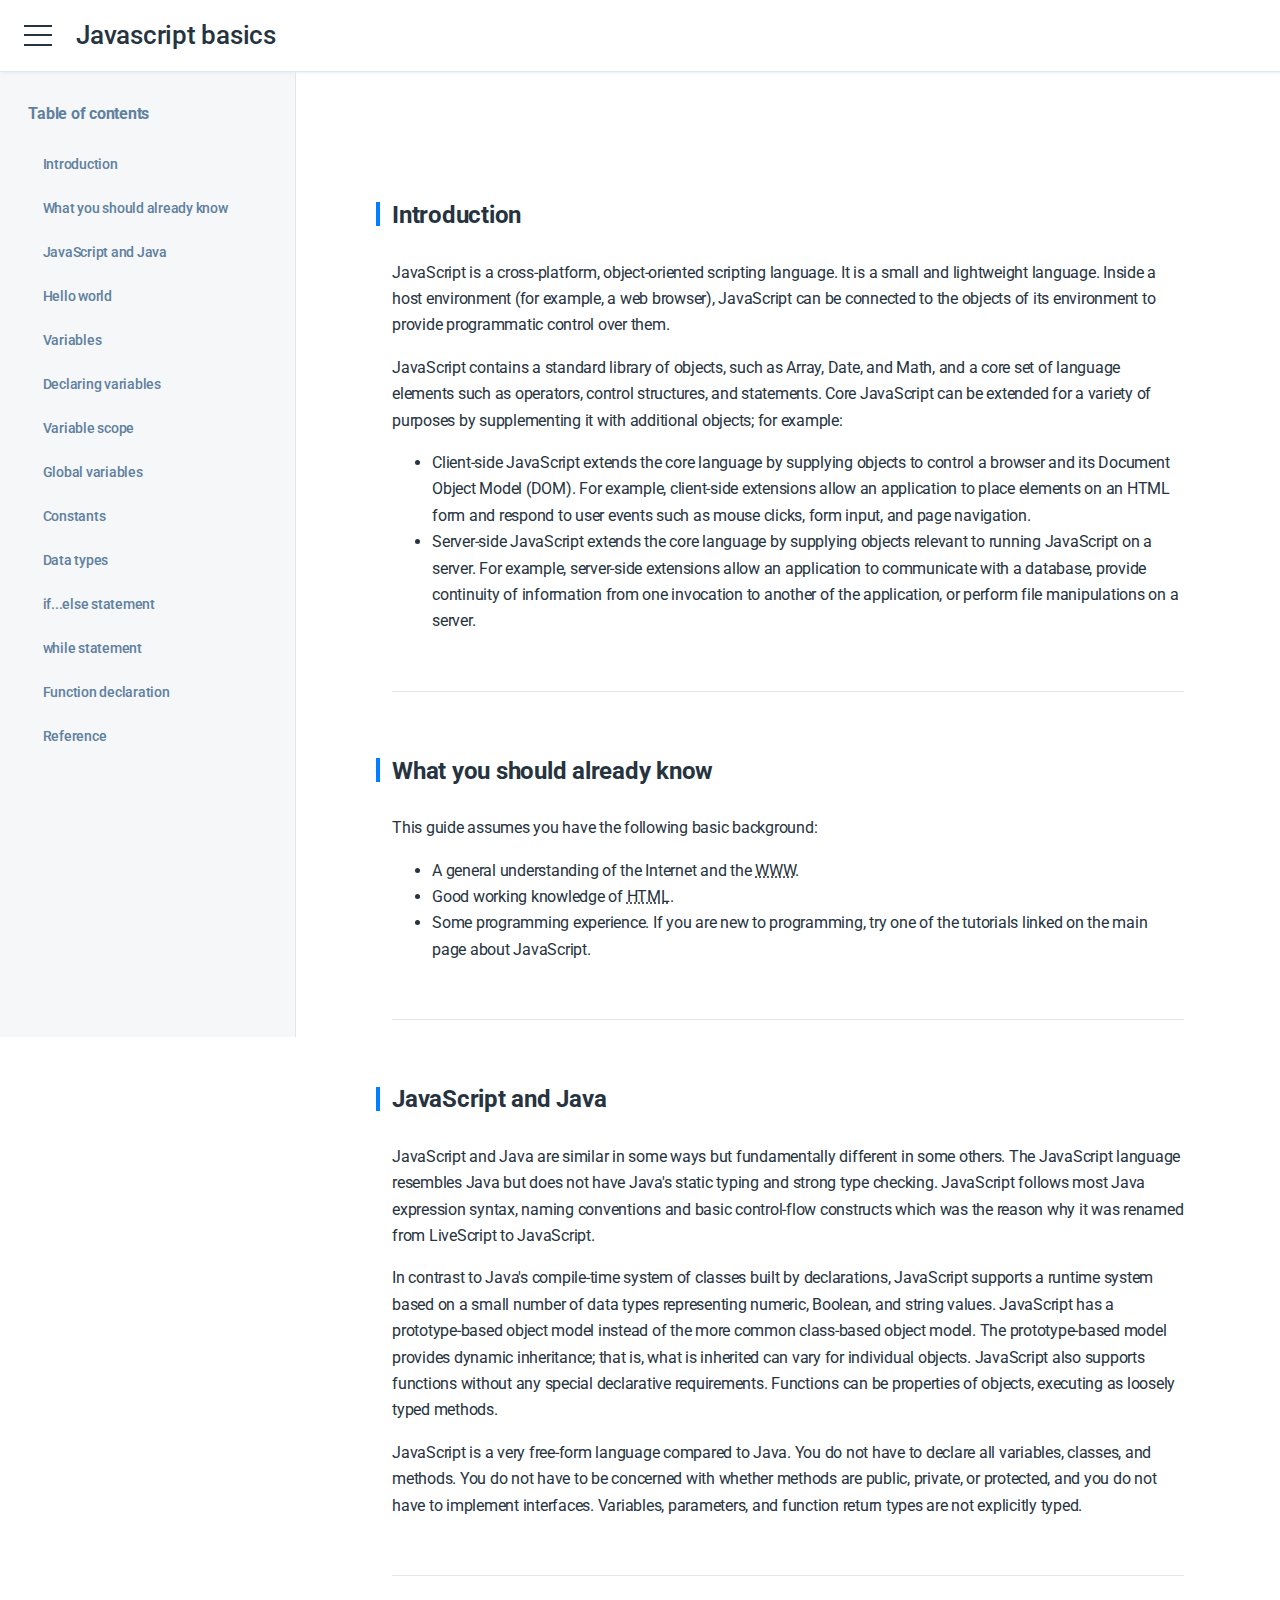
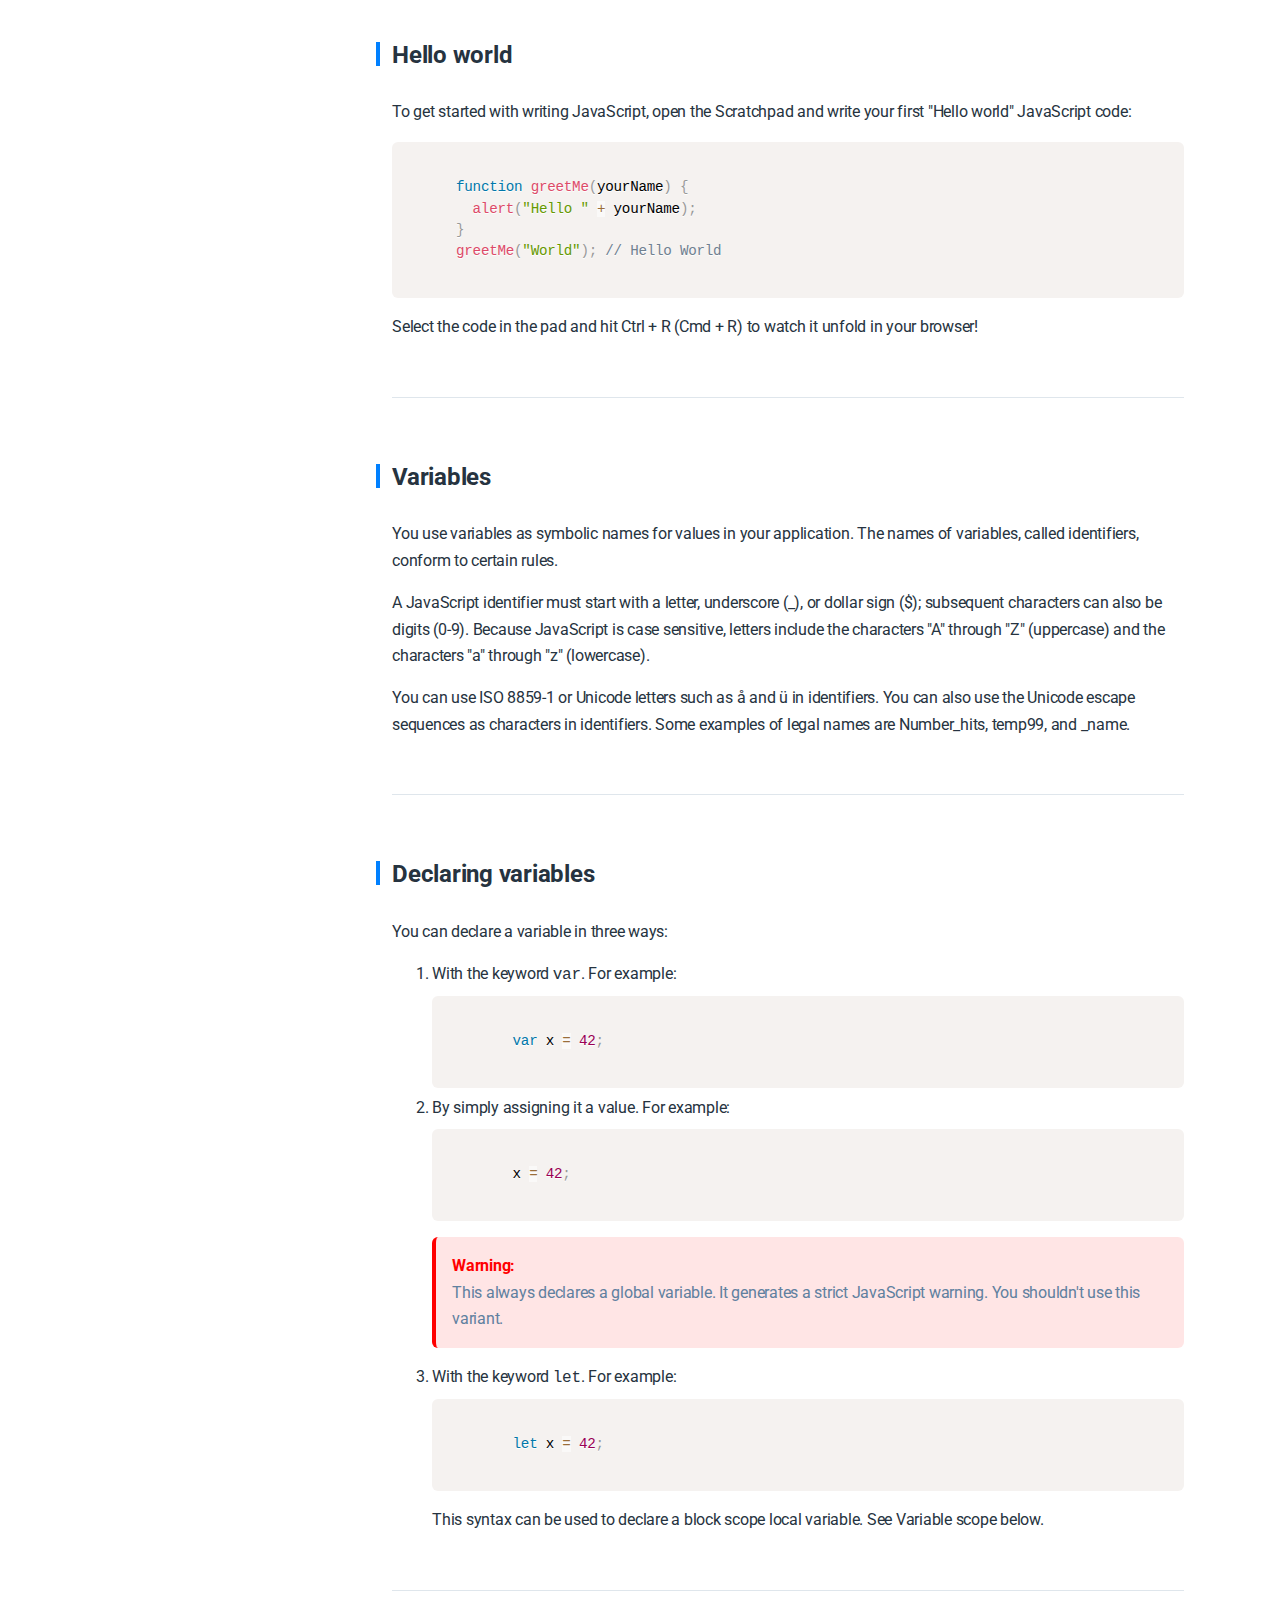
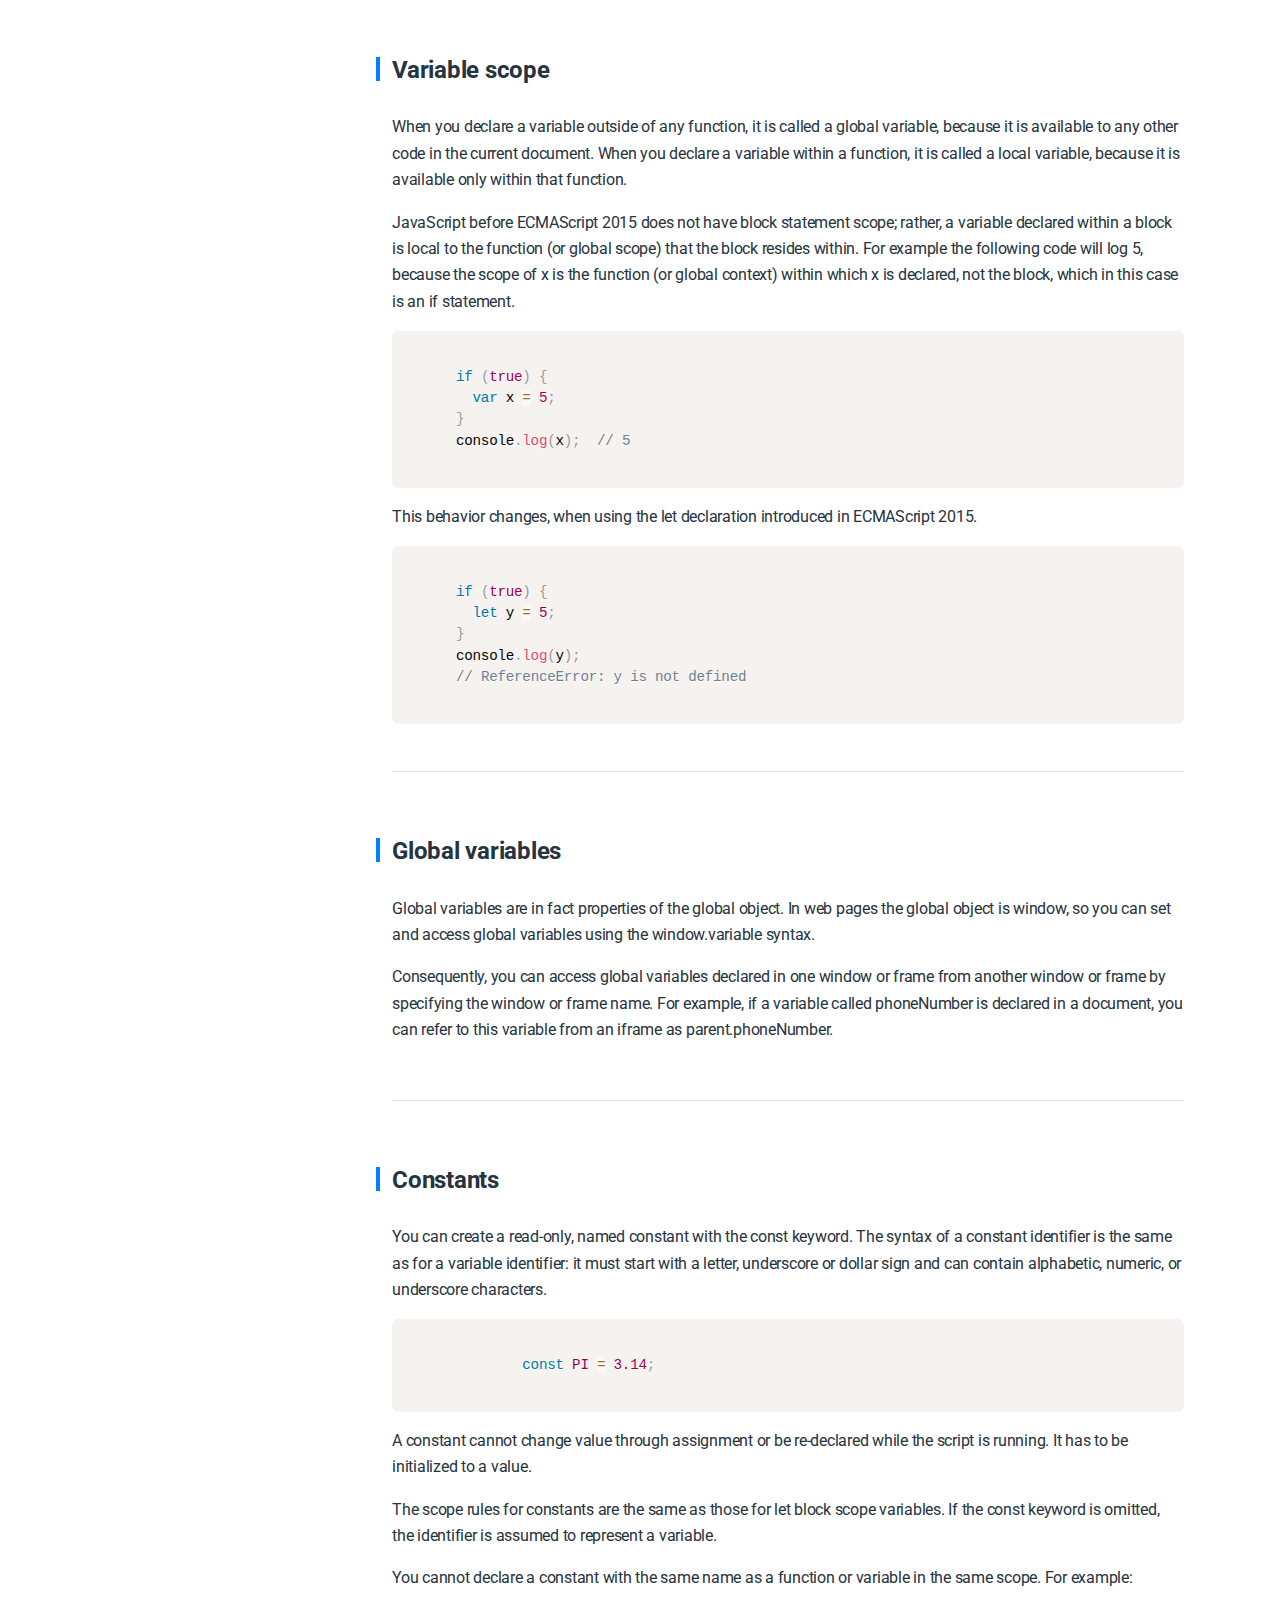
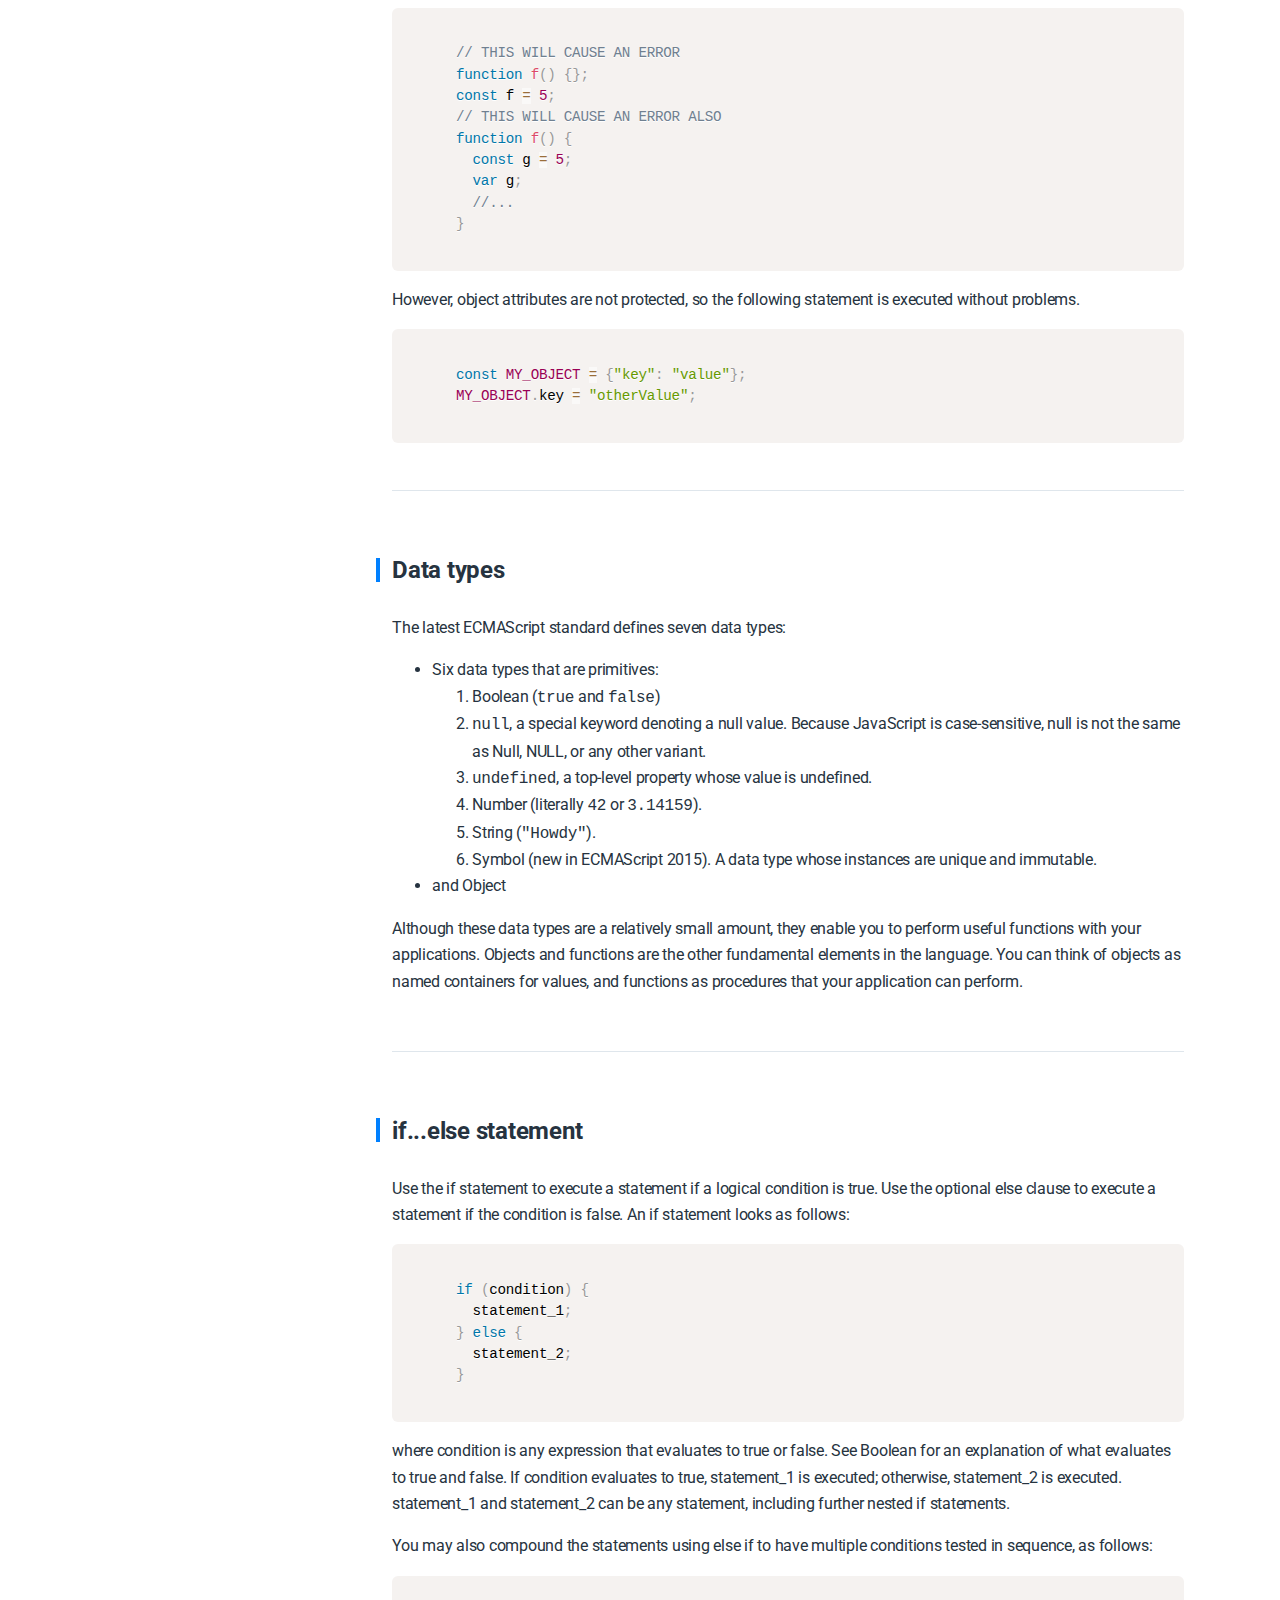
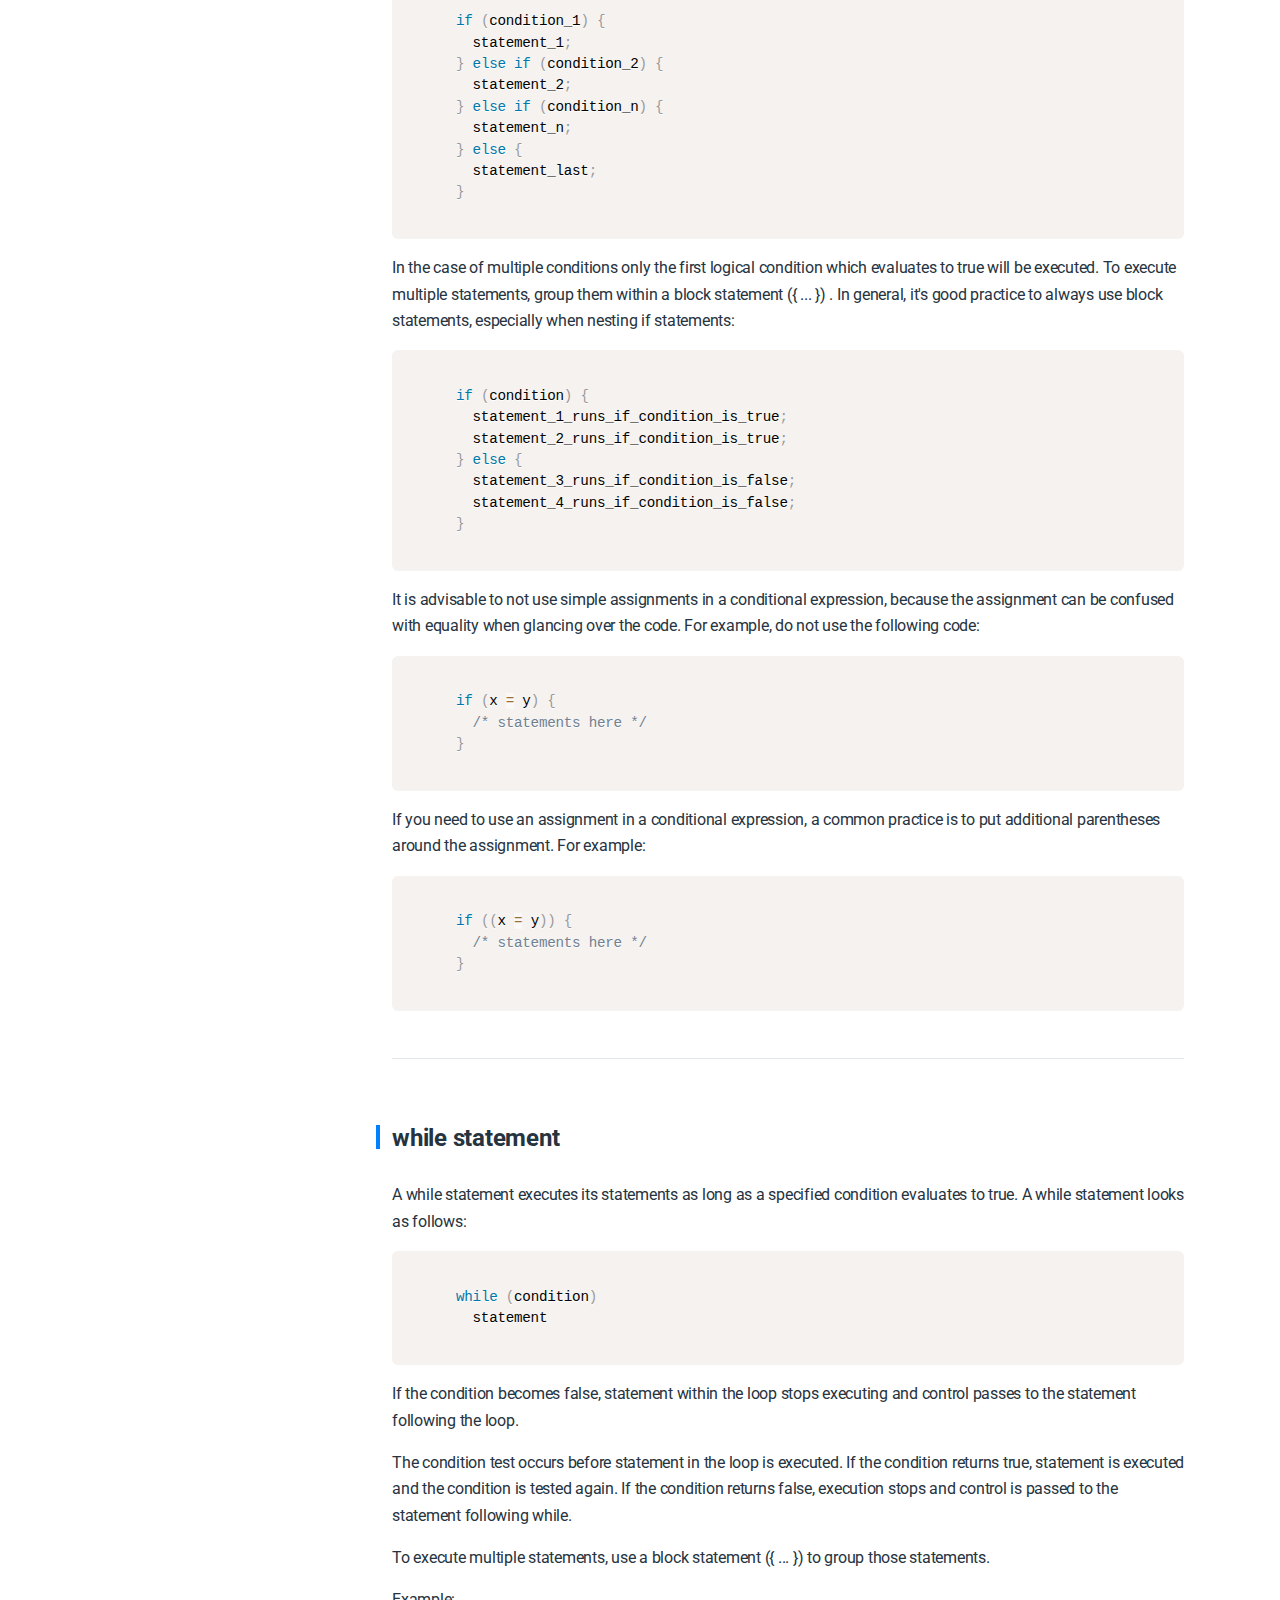
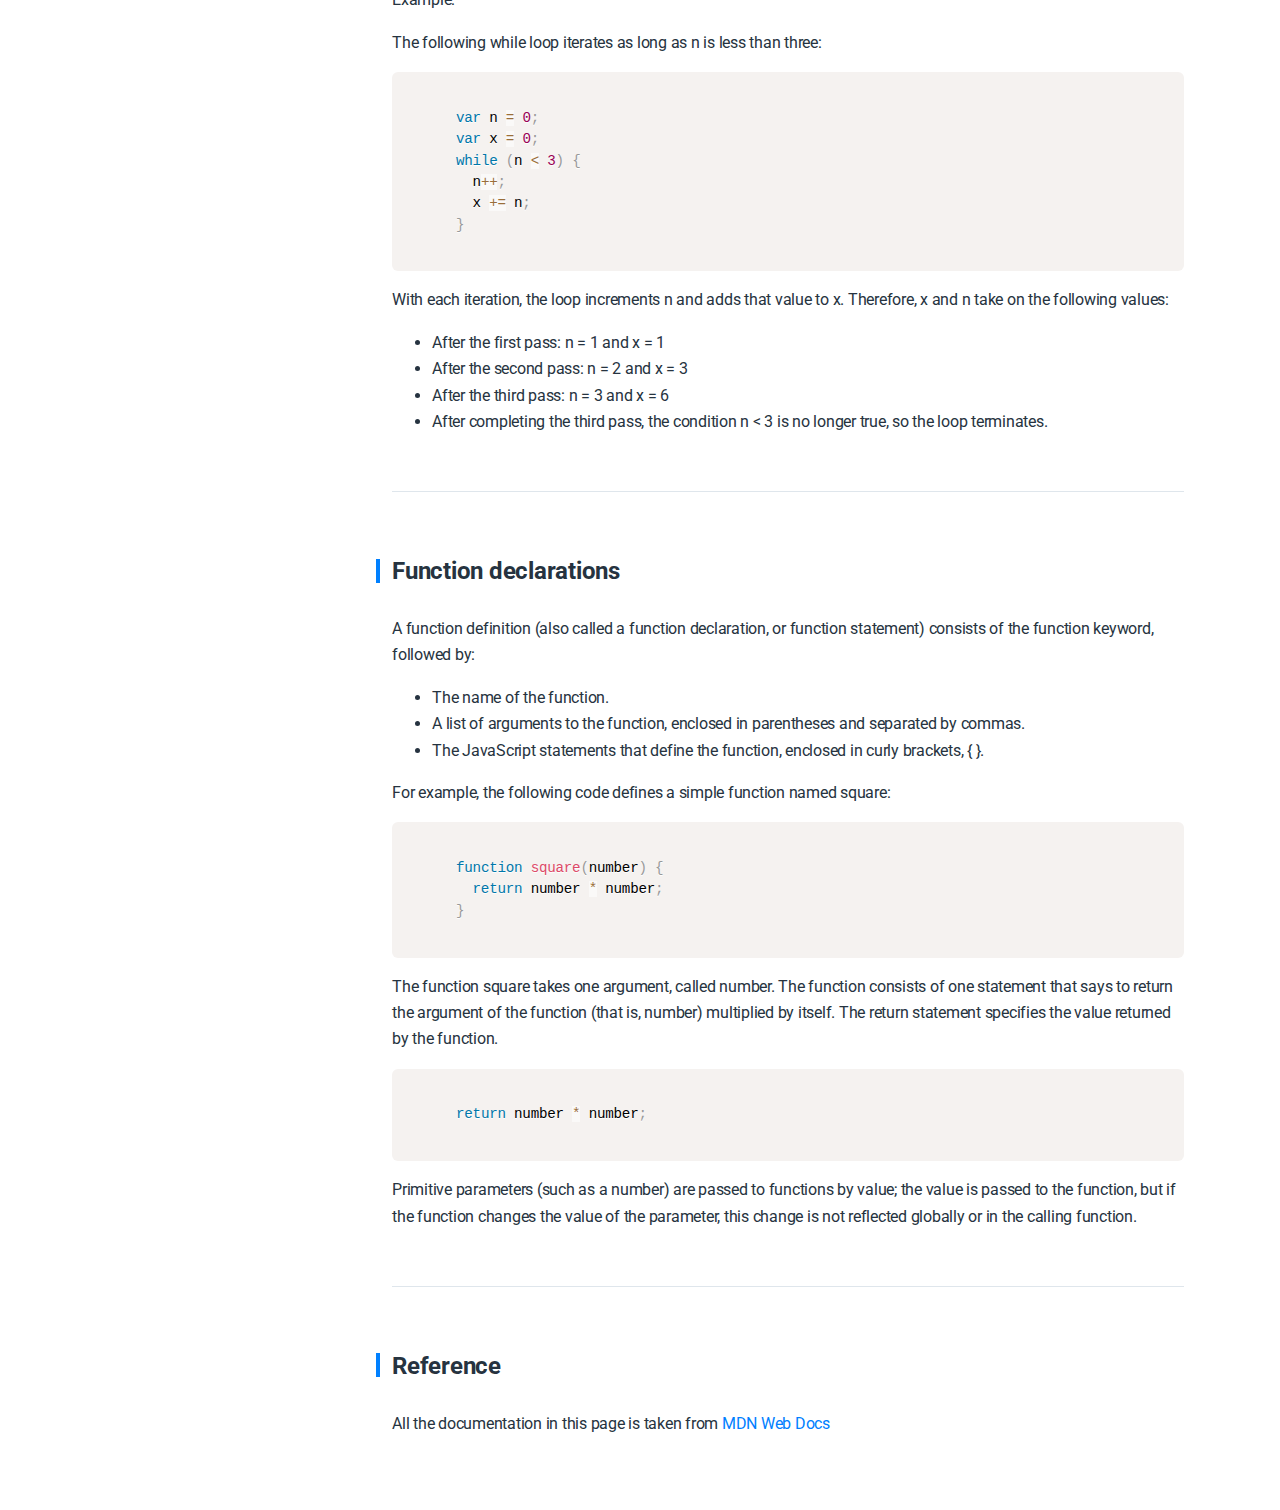
<file: tech-doc/index.html>
<!DOCTYPE html>
<html>
<head>
  <meta charset="utf-8" />
  <meta http-equiv="X-UA-Compatible" content="IE=edge">
  <title>Javascript Technical Documentation</title>
  <meta name="viewport" content="width=device-width, initial-scale=1">
  <link rel="stylesheet" type="text/css" media="screen" href="normalize.css" />
  <link rel="stylesheet" type="text/css" media="screen" href="lib/prism.css" />
  <link rel="stylesheet" type="text/css" media="screen" href="main.css" />
  <script src="lib/prism.js"></script>
</head>
<body>
  <header class="animate">
    <div class="burger-container burger" tabindex="0" id="navBtn">
      <div id="burgerTop"></div>
      <div id="burgerMiddle"></div>
      <div id="burgerBottom"></div>
    </div>
    <h1>Javascript basics</h1>
  </header>
  <div class="body-container overlay">
    <aside class="content-nav animate" id="sidebar">
      <h4>Table of contents</h4>
      <nav id="nav">
        <ul>
          <li><a class="nav-link" href="#introductionAnchor">Introduction</a></li>
          <li><a class="nav-link" href="#prerequisitesAnchor">What you should already know</a></li>
          <li><a class="nav-link" href="#javaAnchor">JavaScript and Java</a></li>
          <li><a class="nav-link" href="#helloworldAnchor">Hello world</a></li>
          <li><a class="nav-link" href="#variablesAnchor">Variables</a></li>
          <li><a class="nav-link" href="#declaringVarAnchor">Declaring variables</a></li>
          <li><a class="nav-link" href="#varScopeAnchor">Variable scope</a></li>
          <li><a class="nav-link" href="#globalVarAnchor">Global variables</a></li>
          <li><a class="nav-link" href="#constAnchor">Constants</a></li>
          <li><a class="nav-link" href="#datatypesAnchor">Data types</a></li>
          <li><a class="nav-link" href="#ifelseAnchor">if...else statement</a></li>
          <li><a class="nav-link" href="#whileAnchor">while statement</a></li>
          <li><a class="nav-link" href="#functionAnchor">Function declaration</a></li>
          <li><a class="nav-link" href="#referenceAnchor">Reference</a></li>
        </ul>
      </nav>
    </aside>
    <main>
      <article>
        <section id="introduction">
          <div id="introductionAnchor" class="page-anchor"></div>
          <h3>Introduction</h3>
          <p>JavaScript is a cross-platform, object-oriented scripting language. It is a small and lightweight language. Inside a host environment (for example, a web browser), JavaScript can be connected to the objects of its environment to provide programmatic control over them.</p>
          <p>JavaScript contains a standard library of objects, such as Array, Date, and Math, and a core set of language elements such as operators, control structures, and statements. Core JavaScript can be extended for a variety of purposes by supplementing it with additional objects; for example:</p>
          <ul>
            <li>Client-side JavaScript extends the core language by supplying objects to control a browser and its Document Object Model (DOM). For example, client-side extensions allow an application to place elements on an HTML form and respond to user events such as mouse clicks, form input, and page navigation.</li>
            <li>Server-side JavaScript extends the core language by supplying objects relevant to running JavaScript on a server. For example, server-side extensions allow an application to communicate with a database, provide continuity of information from one invocation to another of the application, or perform file manipulations on a server.</li>
          </ul>
        </section>
        <section id="prerequisites">
            <div id="prerequisitesAnchor" class="page-anchor"></div>
            <h3>What you should already know</h3>
            <p>This guide assumes you have the following basic background:</p>
            <ul>
              <li>A general understanding of the Internet and the <abbr title="World Wide Web">WWW</abbr>.</li>
              <li>Good working knowledge of <abbr title="HyperText Markup Language">HTML</abbr>.</li>
              <li>Some programming experience. If you are new to programming, try one of the tutorials linked on the main page about JavaScript.</li>
            </ul>
          </section>
          <section id="java">
            <div id="javaAnchor" class="page-anchor"></div>
            <h3>JavaScript and Java</h3>
            <p>JavaScript and Java are similar in some ways but fundamentally different in some others. The JavaScript language resembles Java but does not have Java's static typing and strong type checking. JavaScript follows most Java expression syntax, naming conventions and basic control-flow constructs which was the reason why it was renamed from LiveScript to JavaScript.</p>
            <p>In contrast to Java's compile-time system of classes built by declarations, JavaScript supports a runtime system based on a small number of data types representing numeric, Boolean, and string values. JavaScript has a prototype-based object model instead of the more common class-based object model. The prototype-based model provides dynamic inheritance; that is, what is inherited can vary for individual objects. JavaScript also supports functions without any special declarative requirements. Functions can be properties of objects, executing as loosely typed methods.</p>
            <p>JavaScript is a very free-form language compared to Java. You do not have to declare all variables, classes, and methods. You do not have to be concerned with whether methods are public, private, or protected, and you do not have to implement interfaces. Variables, parameters, and function return types are not explicitly typed.</p>
          </section>
          <section id="helloworld">
            <div id="helloworldAnchor" class="page-anchor"></div>
            <h3>Hello world</h3>
            <p>To get started with writing JavaScript, open the Scratchpad and write your first "Hello world" JavaScript code:</p>
            <pre><code class="language-js">
      function greetMe(yourName) {
        alert("Hello " + yourName);
      }
      greetMe("World"); // Hello World
            </code></pre>
            <p>Select the code in the pad and hit <span class="key-comb">Ctrl + R (Cmd + R)</span> to watch it unfold in your browser!</p>
          </section>
          <section id="variables">
            <div id="variablesAnchor" class="page-anchor"></div>
            <h3>Variables</h3>
            <p>You use variables as symbolic names for values in your application. The names of variables, called identifiers, conform to certain rules.</p>
            <p>A JavaScript identifier must start with a letter, underscore (_), or dollar sign ($); subsequent characters can also be digits (0-9). Because JavaScript is case sensitive, letters include the characters "A" through "Z" (uppercase) and the characters "a" through "z" (lowercase).</p>
            <p>You can use ISO 8859-1 or Unicode letters such as å and ü in identifiers. You can also use the Unicode escape sequences as characters in identifiers. Some examples of legal names are Number_hits, temp99, and _name.</p>
          </section>
          <section id="declaringVar">
            <div id="declaringVarAnchor" class="page-anchor"></div>
            <h3>Declaring variables</h3>
            <p>You can declare a variable in three ways:</p>
            <ol>
              <li>With the keyword <kbd>var</kbd>. For example:</li>
              <pre><code class="language-js">
        var x = 42;
              </code></pre>
              <li>By simply assigning it a value. For example:</li>
              <pre><code class="language-js">
        x = 42;
              </code></pre>
              <p class="warning"><strong>Warning:</strong> This always declares a global variable. It generates a strict JavaScript warning. You shouldn't use this variant.</p>
              <li>With the keyword <kbd>let</kbd>. For example:</li>
              <pre><code class="language-js">
        let x = 42;
              </code></pre>
              <p>This syntax can be used to declare a block scope local variable. See Variable scope below.</p>
            </ol>
          </section>
          <section id="varScope">
            <div id="varScopeAnchor" class="page-anchor"></div>
            <h3>Variable scope</h3>
            <p>When you declare a variable outside of any function, it is called a global variable, because it is available to any other code in the current document. When you declare a variable within a function, it is called a local variable, because it is available only within that function.</p>
            <p>JavaScript before ECMAScript 2015 does not have block statement scope; rather, a variable declared within a block is local to the function (or global scope) that the block resides within. For example the following code will log 5, because the scope of x is the function (or global context) within which x is declared, not the block, which in this case is an if statement.</p>
            <pre><code class="language-js">
      if (true) {
        var x = 5;
      }
      console.log(x);  // 5
            </code></pre>
            <p>This behavior changes, when using the let declaration introduced in ECMAScript 2015.</p>
            <pre><code class="language-js">
      if (true) {
        let y = 5;
      }
      console.log(y);  
      // ReferenceError: y is not defined
            </code></pre>
          </section>
          <section id="globalVar">
            <div id="globalVarAnchor" class="page-anchor"></div>
            <h3>Global variables</h3>
            <p>Global variables are in fact properties of the global object. In web pages the global object is window, so you can set and access global variables using the window.variable syntax.</p>
            <p>Consequently, you can access global variables declared in one window or frame from another window or frame by specifying the window or frame name. For example, if a variable called phoneNumber is declared in a document, you can refer to this variable from an iframe as parent.phoneNumber.</p>
          </section>
          <section id="const">
            <div id="constAnchor" class="page-anchor"></div>
            <h3>Constants</h3>
            <p>You can create a read-only, named constant with the const keyword. The syntax of a constant identifier is the same as for a variable identifier: it must start with a letter, underscore or dollar sign and can contain alphabetic, numeric, or underscore characters.</p>
            <pre><code class="language-js">
              const PI = 3.14;
            </code></pre>
            <p>A constant cannot change value through assignment or be re-declared while the script is running. It has to be initialized to a value.</p>
            <p>The scope rules for constants are the same as those for let block scope variables. If the const keyword is omitted, the identifier is assumed to represent a variable.</p>
            <p>You cannot declare a constant with the same name as a function or variable in the same scope. For example:</p>
            <pre><code class="language-js">
      // THIS WILL CAUSE AN ERROR
      function f() {};
      const f = 5;
      // THIS WILL CAUSE AN ERROR ALSO
      function f() {
        const g = 5;
        var g;
        //...
      }
            </code></pre>
            <p>However, object attributes are not protected, so the following statement is executed without problems.</p>
            <pre><code class="language-js">
      const MY_OBJECT = {"key": "value"};
      MY_OBJECT.key = "otherValue";
            </code></pre>
          </section>
          <section id="datatypes">
            <div id="datatypesAnchor" class="page-anchor"></div>
            <h3>Data types</h3>
            <p>The latest ECMAScript standard defines seven data types:</p>
            <ul>
              <li>Six data types that are primitives:
                <ol>
                  <li>Boolean (<kbd>true</kbd> and <kbd>false</kbd>)</li>
                  <li><kbd>null</kbd>, a special keyword denoting a null value. Because JavaScript is case-sensitive, null is not the same as Null, NULL, or any other variant.</li>
                  <li><kbd>undefined</kbd>, a top-level property whose value is undefined.</li>
                  <li>Number (literally <kbd>42</kbd> or <kbd>3.14159</kbd>).</li>
                  <li>String (<kbd>"Howdy"</kbd>).</li>
                  <li>Symbol (new in ECMAScript 2015). A data type whose instances are unique and immutable.</li>
                </ol>
              </li>
              <li>and Object</li>
            </ul>
            <p>Although these data types are a relatively small amount, they enable you to perform useful functions with your applications. Objects and functions are the other fundamental elements in the language. You can think of objects as named containers for values, and functions as procedures that your application can perform.</p>
          </section>
          <section id="ifelse">
            <div id="ifelseAnchor" class="page-anchor"></div>
            <h3>if...else statement</h3>
            <p>Use the if statement to execute a statement if a logical condition is true. Use the optional else clause to execute a statement if the condition is false. An if statement looks as follows:</p>
            <pre><code class="language-js">
      if (condition) {
        statement_1;
      } else {
        statement_2;
      }
            </code></pre>
            <p>where condition is any expression that evaluates to true or false. See Boolean for an explanation of what evaluates to true and false. If condition evaluates to true, statement_1 is executed; otherwise, statement_2 is executed. statement_1 and statement_2 can be any statement, including further nested if statements.</p>
            <p>You may also compound the statements using else if to have multiple conditions tested in sequence, as follows:</p>
            <pre><code class="language-js">
      if (condition_1) {
        statement_1;
      } else if (condition_2) {
        statement_2;
      } else if (condition_n) {
        statement_n;
      } else {
        statement_last;
      } 
            </code></pre>
            <p>In the case of multiple conditions only the first logical condition which evaluates to true will be executed. To execute multiple statements, group them within a block statement ({ ... }) . In general, it's good practice to always use block statements, especially when nesting if statements:</p>
            <pre><code class="language-js">
      if (condition) {
        statement_1_runs_if_condition_is_true;
        statement_2_runs_if_condition_is_true;
      } else {
        statement_3_runs_if_condition_is_false;
        statement_4_runs_if_condition_is_false;
      }
            </code></pre>
            <p>It is advisable to not use simple assignments in a conditional expression, because the assignment can be confused with equality when glancing over the code. For example, do not use the following code:</p>
            <pre><code class="language-js">
      if (x = y) {
        /* statements here */
      }
            </code></pre>
            <p>If you need to use an assignment in a conditional expression, a common practice is to put additional parentheses around the assignment. For example:</p>
            <pre><code class="language-js">
      if ((x = y)) {
        /* statements here */
      }
            </code></pre>
          </section>
          <section id="while">
            <div id="whileAnchor" class="page-anchor"></div>
            <h3>while statement</h3>
            <p>A while statement executes its statements as long as a specified condition evaluates to true. A while statement looks as follows:</p>
            <pre><code class="language-js">
      while (condition)
        statement
            </code></pre>
            <p>If the condition becomes false, statement within the loop stops executing and control passes to the statement following the loop.</p>
            <p>The condition test occurs before statement in the loop is executed. If the condition returns true, statement is executed and the condition is tested again. If the condition returns false, execution stops and control is passed to the statement following while.</p>
            <p>To execute multiple statements, use a block statement ({ ... }) to group those statements.</p>
            <p>Example:</p>
            <p class="code-description">The following while loop iterates as long as n is less than three:</p>
            <pre><code class="language-js">
      var n = 0;
      var x = 0;
      while (n < 3) {
        n++;
        x += n;
      }
            </code></pre>
            <p>With each iteration, the loop increments n and adds that value to x. Therefore, x and n take on the following values:</p>
            <ul>
              <li>After the first pass: n = 1 and x = 1</li>
              <li>After the second pass: n = 2 and x = 3</li>
              <li>After the third pass: n = 3 and x = 6</li>
              <li>After completing the third pass, the condition n < 3 is no longer true, so the loop terminates.</li>
            </ul>
          </section>
          <section id="function">
            <div id="functionAnchor" class="page-anchor"></div>
            <h3>Function declarations</h3>
            <p>A function definition (also called a function declaration, or function statement) consists of the function keyword, followed by:</p>
            <ul>
              <li>The name of the function.</li>
              <li>A list of arguments to the function, enclosed in parentheses and separated by commas.</li>
              <li>The JavaScript statements that define the function, enclosed in curly brackets, { }.</li>
            </ul>
            <p>For example, the following code defines a simple function named square:</p>
            <pre><code class="language-js">
      function square(number) {
        return number * number;
      }
            </code></pre>
            <p>The function square takes one argument, called number. The function consists of one statement that says to return the argument of the function (that is, number) multiplied by itself. The return statement specifies the value returned by the function.</p>
            <pre><code class="language-js">
      return number * number;
            </code></pre>
            <p>Primitive parameters (such as a number) are passed to functions by value; the value is passed to the function, but if the function changes the value of the parameter, this change is not reflected globally or in the calling function.</p>
          </section>
          <section id="reference">
            <div id="referenceAnchor" class="page-anchor"></div>
            <h3>Reference</h3>
            <p>All the documentation in this page is taken from <a href="https://developer.mozilla.org/en-US/" target="_blank"><abr title="Mozilla Developer Network">MDN</abr> Web Docs</a></p>
          </section>
      </article>
    </main>
  </div>
  <script src="main.js"></script>
</body>
</html>
</file>
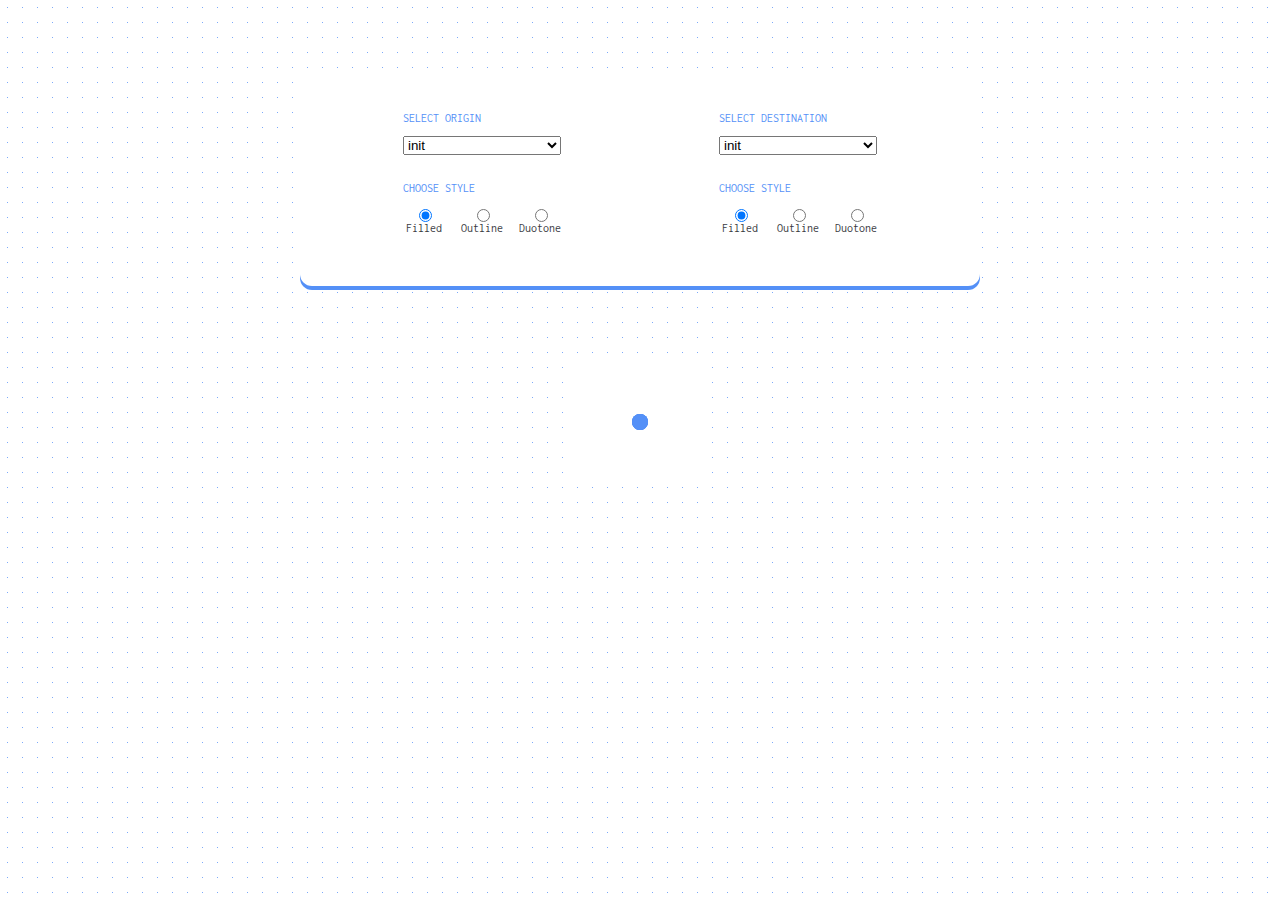
<file: vanilla-morphicons/index.html>
<!DOCTYPE html>
<html lang="en">
<head>
  <meta charset="UTF-8">
  <meta name="viewport" content="width=device-width, initial-scale=1.0">
  <meta http-equiv="X-UA-Compatible" content="ie=edge">
  <title>Neat Icons - Quick Demo</title>
  <link rel="stylesheet" href="css/neat-icon.css" />
  <link rel="stylesheet" href="demo-styles.css" />
</head>
<body>
  <section>
      <div class="input-column">
        <label for="select-origin">Select origin</label>
        <select id="select-origin">
          <option value="init">init</option>
          <option value="user-account">user_account</option>
          <option value="user-account-square">user_account_square</option>
          <option value="user-account-circle">user_account_circle</option>
          <option value="shopping-cart">shopping_cart</option>
          <option value="shopping-cart-add">shopping_cart_add</option>
          <option value="credit-card">credit_card</option>
          <option value="alarm-clock">alarm_clock</option>
          <option value="alarm-clock-add">alarm_clock_add</option>
          <option value="alarm-clock-on">alarm_clock_on</option>
          <option value="alarm-clock-off">alarm_clock_off</option>
          <option value="schedule">schedule</option>
          <option value="message-blank">message_blank</option>
          <option value="message-comment">message_comment</option>
          <option value="message-attention">message_attention</option>
          <option value="info-circle">info_circle</option>
          <option value="copyright-circle">copyright_circle</option>
          <option value="problem-report">problem_report</option>
          <option value="problem-warning">problem_warning</option>
          <option value="notification">notification</option>
          <option value="dialpad">dialpad</option>
          <option value="email">email</option>
          <option value="arrow-left">arrow_left</option>
          <option value="arrow-right">arrow_right</option>
          <option value="arrow-up">arrow_up</option>
          <option value="arrow-down">arrow_down</option>
          <option value="arrow-square-left">arrow_square_left</option>
          <option value="arrow-square-right">arrow_square_right</option>
          <option value="arrow-square-up">arrow_square_up</option>
          <option value="arrow-square-down">arrow_square_down</option>
          <option value="chevron-up">chevron_up</option>
          <option value="chevron-down">chevron_down</option>
          <option value="chevron-left">chevron_left</option>
          <option value="chevron-right">chevron_right</option>
          <option value="redo">redo</option>
          <option value="undo">undo</option>
          <option value="forward">forward</option>
          <option value="unfold-more">unfold_more</option>
          <option value="unfold-less">unfold_less</option>
          <option value="caret-up">caret_up</option>
          <option value="caret-down">caret_down</option>
          <option value="caret-left">caret_left</option>
          <option value="caret-right">caret_right</option>
          <option value="reverse">reverse</option>
          <option value="code">code</option>
          <option value="burger">burger</option>
          <option value="drawer-left">drawer_left</option>
          <option value="drawer-right">drawer_right</option>
          <option value="bookmark">bookmark</option>
          <option value="reload">reload</option>
          <option value="success">success</option>
          <option value="success-circle">success_circle</option>
          <option value="success-square">success_square</option>
          <option value="trash-can">trash_can</option>
          <option value="drag-indicator">drag_indicator</option>
          <option value="login">login</option>
          <option value="launch">launch</option>
          <option value="favorite">favorite</option>
          <option value="search">search</option>
          <option value="star">star</option>
          <option value="dots-horizontal">dots_horizontal</option>
          <option value="dots-vertical">dots_vertical</option>
          <option value="close">close</option>
          <option value="close-circle">close_circle</option>
          <option value="history">history</option>
          <option value="label">label</option>
          <option value="print">print</option>
          <option value="reorder">reorder</option>
          <option value="location-pin">location_pin</option>
          <option value="loader-clock-ticking">loader_clock_ticking</option>
          <option value="loader-dots-bouncing">loader_dots_bouncing</option>
          <option value="loader-dots-blinking">loader_dots_blinking</option>
          <option value="loader-circle-spinning">loader_circle_spinning</option>
        </select>
        <label for="radio-origin">Choose style</label>
        <div class="input-row">
          <label class="radio-label" for="radio-origin-filled">Filled
            <input type="radio" name="origin-style" id="radio-origin-filled" value="filled" checked />
          </label>
          <label class="radio-label" for="radio-origin-outline">Outline
            <input type="radio" name="origin-style" id="radio-origin-outline" value="outline" />
          </label>
          <label class="radio-label" for="radio-origin-duotone">Duotone
            <input type="radio" name="origin-style" id="radio-origin-duotone" value="duotone" />
          </label>
        </div>
      </div>
      <div class="input-column">
        <label for="select-dest">Select destination</label>
        <select id="select-dest">
          <option value="init">init</option>
          <option value="user-account">user_account</option>
          <option value="user-account-square">user_account_square</option>
          <option value="user-account-circle">user_account_circle</option>
          <option value="shopping-cart">shopping_cart</option>
          <option value="shopping-cart-add">shopping_cart_add</option>
          <option value="credit-card">credit_card</option>
          <option value="alarm-clock">alarm_clock</option>
          <option value="alarm-clock-add">alarm_clock_add</option>
          <option value="alarm-clock-on">alarm_clock_on</option>
          <option value="alarm-clock-off">alarm_clock_off</option>
          <option value="schedule">schedule</option>
          <option value="message-blank">message_blank</option>
          <option value="message-comment">message_comment</option>
          <option value="message-attention">message_attention</option>
          <option value="info-circle">info_circle</option>
          <option value="copyright-circle">copyright_circle</option>
          <option value="problem-report">problem_report</option>
          <option value="problem-warning">problem_warning</option>
          <option value="notification">notification</option>
          <option value="dialpad">dialpad</option>
          <option value="email">email</option>
          <option value="arrow-left">arrow_left</option>
          <option value="arrow-right">arrow_right</option>
          <option value="arrow-up">arrow_up</option>
          <option value="arrow-down">arrow_down</option>
          <option value="arrow-square-left">arrow_square_left</option>
          <option value="arrow-square-right">arrow_square_right</option>
          <option value="arrow-square-up">arrow_square_up</option>
          <option value="arrow-square-down">arrow_square_down</option>
          <option value="chevron-up">chevron_up</option>
          <option value="chevron-down">chevron_down</option>
          <option value="chevron-left">chevron_left</option>
          <option value="chevron-right">chevron_right</option>
          <option value="redo">redo</option>
          <option value="undo">undo</option>
          <option value="forward">forward</option>
          <option value="unfold-more">unfold_more</option>
          <option value="unfold-less">unfold_less</option>
          <option value="caret-up">caret_up</option>
          <option value="caret-down">caret_down</option>
          <option value="caret-left">caret_left</option>
          <option value="caret-right">caret_right</option>
          <option value="reverse">reverse</option>
          <option value="code">code</option>
          <option value="burger">burger</option>
          <option value="drawer-left">drawer_left</option>
          <option value="drawer-right">drawer_right</option>
          <option value="bookmark">bookmark</option>
          <option value="reload">reload</option>
          <option value="success">success</option>
          <option value="success-circle">success_circle</option>
          <option value="success-square">success_square</option>
          <option value="trash-can">trash_can</option>
          <option value="drag-indicator">drag_indicator</option>
          <option value="login">login</option>
          <option value="launch">launch</option>
          <option value="favorite">favorite</option>
          <option value="search">search</option>
          <option value="star">star</option>
          <option value="dots-horizontal">dots_horizontal</option>
          <option value="dots-vertical">dots_vertical</option>
          <option value="close">close</option>
          <option value="close-circle">close_circle</option>
          <option value="history">history</option>
          <option value="label">label</option>
          <option value="print">print</option>
          <option value="reorder">reorder</option>
          <option value="location-pin">location_pin</option>
          <option value="loader-clock-ticking">loader_clock_ticking</option>
          <option value="loader-dots-bouncing">loader_dots_bouncing</option>
          <option value="loader-dots-blinking">loader_dots_blinking</option>
          <option value="loader-circle-spinning">loader_circle_spinning</option>
        </select>
        <label>Choose style</label>
        <div class="input-row">
          <label class="radio-label" for="radio-dest-filled">Filled
            <input type="radio" name="dest-style" id="radio-dest-filled" value="filled" checked />
          </label>
          <label class="radio-label" for="radio-dest-outline">Outline
            <input type="radio" name="dest-style" id="radio-dest-outline" value="outline" />
          </label>
          <label class="radio-label" for="radio-dest-duotone">Duotone
            <input type="radio" name="dest-style" id="radio-dest-duotone" value="duotone" />
          </label>
        </div>
      </div>
  </section>
  <button class="neat-icon ni-init--filled" type="button" id="ni-btn">
    <div></div>
    <div></div>
    <div></div>
    <div></div>
  </button>
  <script src="demo-main.js"></script>
</body>
</html>
</file>
<file: main.css>
@import url('https://fonts.googleapis.com/css?family=Arimo:400,700');

:root {
  --black: #3a3a3a;
  --grey: #f4f4f4;
  --dgrey: #999;
  --ddgrey: #908c9c;
  --accent: #6800b3;
  --laccent: 	#9500ff;
  --aaccent: #6800b3a0;
}

* {
  box-sizing: border-box;
}

body {
  font-family: 'Arimo', sans-serif;
  font-size: .95em;
  line-height: 1.6;
  letter-spacing: -.35px;
  color: var(--black);
  background: var(--grey);
  background-image: url("data:image/svg+xml,%3Csvg xmlns='http://www.w3.org/2000/svg' viewBox='0 0 304 304' width='304' height='304'%3E%3Cpath fill='%239C92AC' fill-opacity='0.05' d='M44.1 224a5 5 0 1 1 0 2H0v-2h44.1zm160 48a5 5 0 1 1 0 2H82v-2h122.1zm57.8-46a5 5 0 1 1 0-2H304v2h-42.1zm0 16a5 5 0 1 1 0-2H304v2h-42.1zm6.2-114a5 5 0 1 1 0 2h-86.2a5 5 0 1 1 0-2h86.2zm-256-48a5 5 0 1 1 0 2H0v-2h12.1zm185.8 34a5 5 0 1 1 0-2h86.2a5 5 0 1 1 0 2h-86.2zM258 12.1a5 5 0 1 1-2 0V0h2v12.1zm-64 208a5 5 0 1 1-2 0v-54.2a5 5 0 1 1 2 0v54.2zm48-198.2V80h62v2h-64V21.9a5 5 0 1 1 2 0zm16 16V64h46v2h-48V37.9a5 5 0 1 1 2 0zm-128 96V208h16v12.1a5 5 0 1 1-2 0V210h-16v-76.1a5 5 0 1 1 2 0zm-5.9-21.9a5 5 0 1 1 0 2H114v48H85.9a5 5 0 1 1 0-2H112v-48h12.1zm-6.2 130a5 5 0 1 1 0-2H176v-74.1a5 5 0 1 1 2 0V242h-60.1zm-16-64a5 5 0 1 1 0-2H114v48h10.1a5 5 0 1 1 0 2H112v-48h-10.1zM66 284.1a5 5 0 1 1-2 0V274H50v30h-2v-32h18v12.1zM236.1 176a5 5 0 1 1 0 2H226v94h48v32h-2v-30h-48v-98h12.1zm25.8-30a5 5 0 1 1 0-2H274v44.1a5 5 0 1 1-2 0V146h-10.1zm-64 96a5 5 0 1 1 0-2H208v-80h16v-14h-42.1a5 5 0 1 1 0-2H226v18h-16v80h-12.1zm86.2-210a5 5 0 1 1 0 2H272V0h2v32h10.1zM98 101.9V146H53.9a5 5 0 1 1 0-2H96v-42.1a5 5 0 1 1 2 0zM53.9 34a5 5 0 1 1 0-2H80V0h2v34H53.9zm60.1 3.9V66H82v64H69.9a5 5 0 1 1 0-2H80V64h32V37.9a5 5 0 1 1 2 0zM101.9 82a5 5 0 1 1 0-2H128V37.9a5 5 0 1 1 2 0V82h-28.1zm16-64a5 5 0 1 1 0-2H146v44.1a5 5 0 1 1-2 0V18h-26.1zm102.2 270a5 5 0 1 1 0 2H98v14h-2v-16h124.1zM242 149.9V160h16v34h-16v62h48v48h-2v-46h-48v-66h16v-30h-16v-12.1a5 5 0 1 1 2 0zM53.9 18a5 5 0 1 1 0-2H64V2H48V0h18v18H53.9zm112 32a5 5 0 1 1 0-2H192V0h50v2h-48v48h-28.1zm-48-48a5 5 0 0 1-9.8-2h2.07a3 3 0 1 0 5.66 0H178v34h-18V21.9a5 5 0 1 1 2 0V32h14V2h-58.1zm0 96a5 5 0 1 1 0-2H137l32-32h39V21.9a5 5 0 1 1 2 0V66h-40.17l-32 32H117.9zm28.1 90.1a5 5 0 1 1-2 0v-76.51L175.59 80H224V21.9a5 5 0 1 1 2 0V82h-49.59L146 112.41v75.69zm16 32a5 5 0 1 1-2 0v-99.51L184.59 96H300.1a5 5 0 0 1 3.9-3.9v2.07a3 3 0 0 0 0 5.66v2.07a5 5 0 0 1-3.9-3.9H185.41L162 121.41v98.69zm-144-64a5 5 0 1 1-2 0v-3.51l48-48V48h32V0h2v50H66v55.41l-48 48v2.69zM50 53.9v43.51l-48 48V208h26.1a5 5 0 1 1 0 2H0v-65.41l48-48V53.9a5 5 0 1 1 2 0zm-16 16V89.41l-34 34v-2.82l32-32V69.9a5 5 0 1 1 2 0zM12.1 32a5 5 0 1 1 0 2H9.41L0 43.41V40.6L8.59 32h3.51zm265.8 18a5 5 0 1 1 0-2h18.69l7.41-7.41v2.82L297.41 50H277.9zm-16 160a5 5 0 1 1 0-2H288v-71.41l16-16v2.82l-14 14V210h-28.1zm-208 32a5 5 0 1 1 0-2H64v-22.59L40.59 194H21.9a5 5 0 1 1 0-2H41.41L66 216.59V242H53.9zm150.2 14a5 5 0 1 1 0 2H96v-56.6L56.6 162H37.9a5 5 0 1 1 0-2h19.5L98 200.6V256h106.1zm-150.2 2a5 5 0 1 1 0-2H80v-46.59L48.59 178H21.9a5 5 0 1 1 0-2H49.41L82 208.59V258H53.9zM34 39.8v1.61L9.41 66H0v-2h8.59L32 40.59V0h2v39.8zM2 300.1a5 5 0 0 1 3.9 3.9H3.83A3 3 0 0 0 0 302.17V256h18v48h-2v-46H2v42.1zM34 241v63h-2v-62H0v-2h34v1zM17 18H0v-2h16V0h2v18h-1zm273-2h14v2h-16V0h2v16zm-32 273v15h-2v-14h-14v14h-2v-16h18v1zM0 92.1A5.02 5.02 0 0 1 6 97a5 5 0 0 1-6 4.9v-2.07a3 3 0 1 0 0-5.66V92.1zM80 272h2v32h-2v-32zm37.9 32h-2.07a3 3 0 0 0-5.66 0h-2.07a5 5 0 0 1 9.8 0zM5.9 0A5.02 5.02 0 0 1 0 5.9V3.83A3 3 0 0 0 3.83 0H5.9zm294.2 0h2.07A3 3 0 0 0 304 3.83V5.9a5 5 0 0 1-3.9-5.9zm3.9 300.1v2.07a3 3 0 0 0-1.83 1.83h-2.07a5 5 0 0 1 3.9-3.9zM97 100a3 3 0 1 0 0-6 3 3 0 0 0 0 6zm0-16a3 3 0 1 0 0-6 3 3 0 0 0 0 6zm16 16a3 3 0 1 0 0-6 3 3 0 0 0 0 6zm16 16a3 3 0 1 0 0-6 3 3 0 0 0 0 6zm0 16a3 3 0 1 0 0-6 3 3 0 0 0 0 6zm-48 32a3 3 0 1 0 0-6 3 3 0 0 0 0 6zm16 16a3 3 0 1 0 0-6 3 3 0 0 0 0 6zm32 48a3 3 0 1 0 0-6 3 3 0 0 0 0 6zm-16 16a3 3 0 1 0 0-6 3 3 0 0 0 0 6zm32-16a3 3 0 1 0 0-6 3 3 0 0 0 0 6zm0-32a3 3 0 1 0 0-6 3 3 0 0 0 0 6zm16 32a3 3 0 1 0 0-6 3 3 0 0 0 0 6zm32 16a3 3 0 1 0 0-6 3 3 0 0 0 0 6zm0-16a3 3 0 1 0 0-6 3 3 0 0 0 0 6zm-16-64a3 3 0 1 0 0-6 3 3 0 0 0 0 6zm16 0a3 3 0 1 0 0-6 3 3 0 0 0 0 6zm16 96a3 3 0 1 0 0-6 3 3 0 0 0 0 6zm0 16a3 3 0 1 0 0-6 3 3 0 0 0 0 6zm16 16a3 3 0 1 0 0-6 3 3 0 0 0 0 6zm16-144a3 3 0 1 0 0-6 3 3 0 0 0 0 6zm0 32a3 3 0 1 0 0-6 3 3 0 0 0 0 6zm16-32a3 3 0 1 0 0-6 3 3 0 0 0 0 6zm16-16a3 3 0 1 0 0-6 3 3 0 0 0 0 6zm-96 0a3 3 0 1 0 0-6 3 3 0 0 0 0 6zm0 16a3 3 0 1 0 0-6 3 3 0 0 0 0 6zm16-32a3 3 0 1 0 0-6 3 3 0 0 0 0 6zm96 0a3 3 0 1 0 0-6 3 3 0 0 0 0 6zm-16-64a3 3 0 1 0 0-6 3 3 0 0 0 0 6zm16-16a3 3 0 1 0 0-6 3 3 0 0 0 0 6zm-32 0a3 3 0 1 0 0-6 3 3 0 0 0 0 6zm0-16a3 3 0 1 0 0-6 3 3 0 0 0 0 6zm-16 0a3 3 0 1 0 0-6 3 3 0 0 0 0 6zm-16 0a3 3 0 1 0 0-6 3 3 0 0 0 0 6zm-16 0a3 3 0 1 0 0-6 3 3 0 0 0 0 6zM49 36a3 3 0 1 0 0-6 3 3 0 0 0 0 6zm-32 0a3 3 0 1 0 0-6 3 3 0 0 0 0 6zm32 16a3 3 0 1 0 0-6 3 3 0 0 0 0 6zM33 68a3 3 0 1 0 0-6 3 3 0 0 0 0 6zm16-48a3 3 0 1 0 0-6 3 3 0 0 0 0 6zm0 240a3 3 0 1 0 0-6 3 3 0 0 0 0 6zm16 32a3 3 0 1 0 0-6 3 3 0 0 0 0 6zm-16-64a3 3 0 1 0 0-6 3 3 0 0 0 0 6zm0 16a3 3 0 1 0 0-6 3 3 0 0 0 0 6zm-16-32a3 3 0 1 0 0-6 3 3 0 0 0 0 6zm80-176a3 3 0 1 0 0-6 3 3 0 0 0 0 6zm16 0a3 3 0 1 0 0-6 3 3 0 0 0 0 6zm-16-16a3 3 0 1 0 0-6 3 3 0 0 0 0 6zm32 48a3 3 0 1 0 0-6 3 3 0 0 0 0 6zm16-16a3 3 0 1 0 0-6 3 3 0 0 0 0 6zm0-32a3 3 0 1 0 0-6 3 3 0 0 0 0 6zm112 176a3 3 0 1 0 0-6 3 3 0 0 0 0 6zm-16 16a3 3 0 1 0 0-6 3 3 0 0 0 0 6zm0 16a3 3 0 1 0 0-6 3 3 0 0 0 0 6zm0 16a3 3 0 1 0 0-6 3 3 0 0 0 0 6zM17 180a3 3 0 1 0 0-6 3 3 0 0 0 0 6zm0 16a3 3 0 1 0 0-6 3 3 0 0 0 0 6zm0-32a3 3 0 1 0 0-6 3 3 0 0 0 0 6zm16 0a3 3 0 1 0 0-6 3 3 0 0 0 0 6zM17 84a3 3 0 1 0 0-6 3 3 0 0 0 0 6zm32 64a3 3 0 1 0 0-6 3 3 0 0 0 0 6zm16-16a3 3 0 1 0 0-6 3 3 0 0 0 0 6z'%3E%3C/path%3E%3C/svg%3E");
  border-top: 8px solid var(--accent);
}

.app-container {
  margin: 0 auto;
  padding: 2.5em;
  max-width: calc(1140px + 5em);
  display: grid;
  grid-template-columns: repeat(3, 1fr);
  grid-gap: 2.5em;
}

.card {
  background: white;
  border-radius: 6px;
  box-shadow: 0 4px 12px -8px var(--dgrey);
  border-bottom: 4px solid var(--accent);
}

.profile-card {
  padding: 2em;
  grid-row: 1 / span 6;
  text-align: center;
}

.profile-section {
  margin-top: 2em;
}

.avatar-container {
  margin: 0 auto;
  width: 96px;
  height: 96px;
  border-radius: 50%;
  overflow: hidden;
  border: 4px dashed var(--accent);
}
.avatar-container img {
  max-width: 100%;
  max-height: 100%;
}
.profile-name {
  margin: .5em 0;
  font-size: 1.5em;
}
.profile-aux {
  font-size: .85em;
  color: var(--aaccent);
}
.profile-contact {
  margin-top: 2.5em;
}
.primary-btn {
  margin: 0 1em 1em 1em;
  min-width: 164px;
  height: 40px;
  background: var(--accent);
  color: white;
  border-radius: 6px;
  border:none;
  transition: all .2s;
}
.primary-btn:hover, .primary-btn:focus {
  cursor: pointer;
  background: var(--laccent);
}
.secondary-btn {
  min-width: 164px;
  height: 40px;
  background: transparent;
  color: var(--black);
  border-radius: 6px;
  border: 1px solid var(--black);
  transition: all .2s;
}
.secondary-btn:hover, .secondary-btn:focus {
  cursor: pointer;
  color: white;
  background: var(--black);
}

.section-expand-link {
  display: none;
  margin-top: 2.5em;
}

#expandLink, #expandLink:visited, #expandLink svg path  {
  color: var(--dgrey);
  fill: var(--dgrey);
  font-size: .85em;
  line-height: 24px;
  font-weight: 700;
  text-decoration: none;
}
#expandLink:hover, #expandLink:focus, #expandLink:hover > svg path, #expandLink:focus > svg path {
  color: var(--ddgrey);
  fill: var(--ddgrey);
  text-decoration: underline;
}
.look-down {
  transform: rotate(-180deg);
}
#expandLink svg {
  vertical-align: middle;
  margin-left: 8px;
  transition: all .2s ease-out;
}

.secondary-section {
  max-height: 100%;
  overflow: hidden;
  text-align: left;
}

.profile-list {
  padding-left: 1.5em;
  padding-right: 0;
  list-style: none;
}
.profile-list li {
  position: relative;
  margin-bottom: .65em;
}
.profile-list li::before {
  content: '';
  position: absolute;
  width: 5px;
  height: 5px;
  background: var(--accent);
  top: .6em;
  left: -1.5em;
}
.inline-list {
  display: block;
}
.skill-tag {
  font-size: .75em;
  color: var(--accent);
  border: 1px solid var(--accent);
  padding: 4px;
  border-radius: 4px;
  position: relative;
  top: -2px;
}



.project-card {
  height: 0;
  padding-bottom: 80%;
  position: relative;
}
.project-card:hover {
  box-shadow: 0 4px 12px -4px var(--dgrey);
}


.project-tile {
  height: 0;
  width: 100%;
  padding-bottom: 56.25%;
  background-position: top;
  background-size: cover;
  border-top-left-radius: 6px;
  border-top-right-radius: 6px;
  transition: all .2s;
}
.project-card:hover > .project-tile {
  filter: brightness(110%);
}

.card-hover-link {
  position: absolute;
  top: 0;
  bottom: 0;
  left: 0;
  right: 0;
  z-index: 4;
}

.project-card-footer {
  display: flex;
  flex-direction: column;
  justify-content: space-between;
  position: absolute;
  bottom: 0;
  left: 0;
  right: 0;
  height: 30%;
  padding: .5em;
}

.project-title {
  margin: .25em 0 0 0;
  color: var(--ddgrey);
  line-height: 1.1;
  font-size: .89em;
}
.project-card:hover > .project-card-footer .project-title {
  color: var(--accent);
}

.project-meta {
  display: flex;
  justify-content: flex-end;
  align-items: center;
  opacity: .75;
}
.project-meta-date {
  color: var(--dgrey);
  font-size: .65em;
}
.project-meta-lang {
  font-weight: 700;
  font-size: .65em;
  color: white;
  text-align: center;
  margin-left: 8px;
  overflow: hidden;
}
.language-tag {
  padding: 4px;
  border-radius: 4px;
}
.tag-html {
  background: #e34c26;
}
.tag-css {
  background: #563d7c;
}
.tag-js {
  background: #f1e05a;
  color: var(--ddgrey);
}


.animate {
  transition: all .2s ease-out;
}

/* Grid media queries */
@media screen and (max-width: 1140px) {
  .profile-card {
    grid-row: 1 / 2;
    grid-column: 1 / span 3;
  }
  .section-expand-link {
    display: block;
  }
  .secondary-section {
    max-height: 0;
  }
  .expanded-section {
    max-height: 100%;
  }
  .inline-list {
    display: flex;
    justify-content: flex-start;
  }
  .profile-list li:not(:last-child) {
    margin-right: 3em;
  }
}
@media screen and (max-width: 968px) {
  .app-container {
    grid-template-columns: repeat(2, 1fr);
    grid-gap: 2em;
    padding: 2em;
  }
  .profile-card {
    grid-row: 1 / 2;
    grid-column: 1 / span 2;
  }
}
@media screen and (max-width: 668px) {
  body {
    font-size: .85em;
  }
  .app-container {
    grid-template-columns: 1fr;
    grid-gap: 1.5em;
    padding: 1.5em;
  }
  .profile-card {
    grid-row: 1 / 2;
    grid-column: 1 / 2;
  }
  .inline-list {
    display: block;
  }
  .project-title {
    font-size: calc(3vw + .15em);
  }
}
</file>
<file: memory-match-game/styles.css>
/***** Colors *****

    missed: #D62828;
    pressed: #00ABE7;
    found: #B7F0AD;
    background: #FCBF49;
    tiles: #F77F00;

*******************/


html {
    width: 100vw;
    height: 100vh;
}

* {
    margin: 0;
    padding: 0;
    box-sizing: border-box;
}

body {
    background: #FCBF49;
    transition: background .15s;
}

.game-container {
    position: fixed;
    width: 50vw;
    max-width: 720px;
    height: 100%;
    top: 0;
    left: 50%;
    transform: translate(-50%, 0);
    overflow-y: scroll;
    padding-top: 56px;
}

.board {
    display: grid;
    grid-template-columns: 1fr 1fr 1fr;
    grid-template-rows: 1fr 1fr 1fr;
    grid-gap: 1%;
    padding: 1%;
    width: 100%;
    height: 50vw;
    max-height: 720px;
    background: white;
    border-radius: 6px;
}

.cell {
    border-radius: 6px;
}

.cell-number {
    display: block;
    width: 100%;
    height: 100%;
    font-size: 4rem;
    background: #F77F00;
    border: none;
    color: rgba(0, 0, 0, .35);
    transform: rotateX(180deg);
    transition: all .5s;
}

.open {
    transform: rotateX(0deg);
    background: #00ABE7;
    transition: all .5s;
}

.missed {
    background: #D62828;
    transition: all .5s;
}

.found {
    background: #B7F0AD;
    transition: all .5s;
}

.cell-number:hover {
    cursor: pointer;
    background: #FD8706;
}

.open:hover {
    cursor: default;
    background: #08B4EF;
}

.missed:hover {
    background: #DB2F2F;
    cursor: default;
}

.found:hover {
    background: #BEF8D6;
    transition: all .5s;
}

.controls {
    padding: 20px 0;
    text-align: center;
    color: #2E2E2E;
    line-height: 1.33;
    font-size: 1.15rem;
}

#boardMessage a {
    color: #009BD7;
}
#boardMessage a:hover {
    color: #00ABE7;
}

@media screen and (max-width: 800px) {
    .game-container {
        width: 95vw;
    }
    .board {
        height: 95vw;
    }
}
</file>
<file: npm-clone/main.css>
:root {
  /* Font */
  --font-system: -apple-system, BlinkMacSystemFont, 'Segoe UI', Roboto, Oxygen-Sans, Ubuntu, Cantarell, 'Helvetica Neue', Helvetica, Arial, sans-serif;
  --font-monospace: "SFMono-Regular", Consolas, "Liberation Mono", Menlo, Courier, monospace;
  --font-base-size: 19px;
  /* Sizes */
  --text-xxs: .512em;
  --text-xs: .64em;
  --text-sm: .8em;
  --text-md: 1em;
  --text-lg: 1.25em;
  --text-xl: 1.5625em;
  --text-xxl: 1.95em;
  --text-xxxl: 2.55em;
  /* Colors */
  --yellow: #f09233;
  --dark-yellow: #d57310;
  --light-yellow: #f3a659;
  --red: #cb3837;
  --dark-red: #b62f2f;
  --light-red: #d66161;
  --blue: #2a79a7;
  --light-blue: #3796cd;
  --dark-blue: #1D4E69;
  --darker-blue: #273547;
  --black: #2a2a2a;
  --light-black: #535353;
  --lightgrey: #f7f7f7;
  --grey: #e6e6e6;
  --darkgrey: #b3b3b3;
}

html {
  box-sizing: border-box;
}

*,
*::after,
*::before {
  box-sizing: inherit;
}

.content-box {
  box-sizing: content-box;
}

.nocss-only {
  border: 0;
  clip: rect(0 0 0 0);
  height: 1px;
  margin: -1px;
  overflow: hidden;
  padding: 0;
  position: absolute;
  width: 1px;
}

.flex-center {
  display: flex;
  justify-content: center;
  align-items: center;
}

body {
  font-family: var(--font-system);
  font-size: var(--font-base-size);
  font-weight: 400;
  line-height: 1.55;
  color: var(--black);
  -webkit-font-smoothing: antialiased;
  -moz-osx-font-smoothing: grayscale;
  text-rendering: optimizeLegibility;
  counter-reset: topic;
}

.text-xxs {
  font-size: var(--text-xxs);
  line-height: 1.65;
  margin-bottom: var(--text-xs);
}

h6,
.text-xs {
  font-size: var(--text-xs);
  line-height: 1.65;
  margin-bottom: var(--text-sm);
}

h5,
.heading-sm,
.text-sm {
  font-size: var(--text-sm);
  margin-bottom: var(--text-md);
}

.text-md {
  font-size: var(--text-md);
  margin-bottom: var(--text-lg);
}

h4,
.text-lg,
.minitopic {
  font-size: var(--text-lg);
  line-height: 1.4;
  margin-bottom: var(--text-xl);
}

h4,
h4.minitopic {
  margin-bottom: calc(var(--text-xl) / 1.4);
}

h2,
h3,
.text-xl,
.subtopic {
  font-size: var(--text-xl);
  line-height: 1.33;
  margin-bottom: var(--text-xxl);
}
h2,
h3,
h2.subtopic,
h3.subtopic {
  margin-bottom: calc(var(--text-xxl) / 1.33);
}

h1,
.text-xxl,
.topic {
  font-size: var(--text-xxl);
  line-height: 1.25;
  margin-bottom: var(--text-xxxl);
}
h1,
h1.topic {
  margin-bottom: calc(var(--text-xxl) / 1.25);
}

.text-xxxl {
  font-size: var(--text-xxxl);
  line-height: 1.15;
  margin-bottom: calc(var(--text-xxxl) / 1.15);
}

h1,
h2,
h3,
h4,
h5,
h6,
p {
  margin-top: 0;
}

.topic.oh {
  counter-reset: subtopic;
}
.subtopic.oh {
  counter-reset: minitopic;
}
.topic.oh::before {
  counter-increment: topic;
  content: counter(topic) ". "
}
.subtopic.oh::before {
  counter-increment: subtopic;
  content: counter(topic) "." counter(subtopic) ". "
}
.minitopic.oh::before {
  counter-increment: minitopic;
  content: counter(topic) "." counter(subtopic) "."counter(minitopic) ". "
}

.text-indent {
  text-indent: var(--text-md);
}
.topic.oh.text-indent {
  text-indent: 0;
}
.minitopic.oh.text-indent {
  text-indent: var(--text-xxl);
}

.text-center {
  text-align: center;
}

a {
  text-decoration: none;
  color: var(--red);
  border-bottom: 1px solid var(--red);
  transition: box-shadow .2s ease-out;
}
a:hover,
a:focus {
  color: var(--light-red);
  border-bottom: 1px solid var(--light-red);
  box-shadow: 0 1px 0px var(--light-red);
}

.nav-link {
  text-decoration: none;
  color: var(--light-black);
  font-weight: 500;
  border-bottom: none;
  transition: color .2s ease-out;
}

.nav-link:hover,
.nav-link:focus {
  color: var(--black);
  border-bottom: none;
  box-shadow: none;
}

abbr {
  display: inline-block;
  padding: .1em;
  background: var(--lightgrey);
  border-bottom: 1px dotted var(--grey)!important;
  text-decoration: none!important;
  border: none;
  transition: border-bottom .2s ease-out;
}

abbr:hover {
  border-bottom: 1px dotted var(--darkgrey)!important;
}

code,
.text-mono {
  font-family: var(--font-monospace);
  letter-spacing: .5px;
}

/* List styles */

.ul {
  padding: 0 1em;
  margin: 0 .25em;
}

.inline-list {
  display: flex;
  margin: 0;
  padding: 0;
}

.inline-list li {
  padding-left: 1em;
}

.no-list-style li {
  list-style: none;
}

/* Buttons */
.btn {
  border: none;
  border-radius: 6px;
  padding: 0 1em;
}

.btn:hover,
.btn:focus {
  cursor: pointer;
  transition: all .2s ease-in-out;
}

.btn-sm {
  height: 36px;
  font-size: var(--text-sm);
}

.btn-md {
  height: 44px;
  font-size: var(--text-md);
  padding: 0 1.5em;
}

.btn-block {
  display: block;
}

.btn-red,
.btn-red-1 {
  background: var(--red);
  color: white;
}

.btn-red:hover,
.btn-red:focus,
.btn-red-1:hover,
.btn-red-1:focus {
  background: var(--light-red);
}

.btn-red-2 {
  background: transparent;
  color: var(--red);
  border: 1px solid var(--red);
}
.btn-red-2:hover,
.btn-red-2:focus {
  background: var(--red);
  color: white;
}

.btn-red-3 {
  background: transparent;
  color: var(--light-black);
}
.btn-red-3:hover,
.btn-red-3:focus {
  color: var(--red);
}

.btn-red-3-inverted {
  background: transparent;
  color: white;
}
.btn-red-3-inverted:hover,
.btn-red-3-inverted:focus {
  color: var(--light-red);
}

.btn-yellow,
.btn-yellow-1 {
  background: var(--yellow);
  color: white;
}

.btn-yellow:hover,
.btn-yellow:focus,
.btn-yellow-1:hover,
.btn-yellow-1:focus {
  background: var(--light-yellow);
  box-shadow: 0 4px 8px -8px var(--light-black);
}

.btn-yellow-2 {
  background: transparent;
  color: var(--yellow);
  border: 1px solid var(--yellow);
}
.btn-yellow-2:hover,
.btn-yellow-2:focus {
  background: var(--yellow);
  color: white;
}

.btn-yellow-3 {
  background: transparent;
  color: var(--light-black);
}
.btn-yellow-3:hover,
.btn-yellow-3:focus {
  color: var(--yellow);
}



.btn-blue,
.btn-blue-1 {
  background: var(--blue);
  color: white;
}

.btn-blue:hover,
.btn-blue:focus,
.btn-blue-1:hover,
.btn-blue-1:focus {
  background: var(--light-blue);
}

.btn-blue-2 {
  background: transparent;
  color: var(--blue);
  border: 1px solid var(--blue);
}
.btn-blue-2:hover,
.btn-blue-2:focus {
  background: var(--blue);
  color: white;
}

.btn-blue-2-inverted {
  background: transparent;
  color: white;
  border: 1px solid white;
}
.btn-blue-2-inverted:hover,
.btn-blue-2-inverted:focus {
  background:  white;
  color:var(--blue);
}

.btn-blue-3 {
  background: transparent;
  color: var(--light-black);
}
.btn-blue-3:hover,
.btn-blue-3:focus {
  color: var(--blue);
}

/* ICONS */

.icon-btn {
  background: transparent;
  border: none;
  transition: all .2s ease-in-out;
}

.icon-btn:hover,
.icon-btn:focus {
  cursor: pointer;
}

.bars div {
  position: absolute;
  height: calc(100% / 16);
  border-radius: calc(24px / 32);
  opacity: 1;
} 
.bars-search div:nth-child(1),
.bars-search div:nth-child(4) {
  top: calc(300% / 7);
  width: 0;
  left: 50%;
  opacity: 0;
}
.bars-search div:nth-child(2) {
  background: var(--darkgrey);
  transform: rotate(45deg);
  width: 50%;
  top: calc(1200% / 16);
  left: calc(800% / 16);
}
.bars-search div:nth-child(3) {
  width: 70%;
  height: 70%;
  top: 5%;
  left: 5%;
  background: transparent;
  border-radius: 50%;
  border: calc(24px / 16) solid var(--darkgrey);
}

.icon-btn.bars-search div:nth-child(2) {
  background: var(--light-black);
}
.icon-btn.bars-search div:nth-child(3) {
  border: calc(24px / 16) solid var(--light-black);
}
.icon-btn.bars-search:active > div:nth-child(2),
.icon-btn.bars-search:focus > div:nth-child(2),
.icon-btn.bars-search:hover > div:nth-child(2) {
  background: var(--black);
}
.icon-btn.bars-search:active > div:nth-child(3),
.icon-btn.bars-search:focus > div:nth-child(3),
.icon-btn.bars-search:hover > div:nth-child(3) {
  border: calc(24px / 16) solid var(--black);
}

.bars-burger div {
  left: 0;
  width: 100%;
  opacity: 1;
  background: var(--darkgrey);
}

.bars-burger div:nth-child(1) {
  top: calc(300% / 16);
}
.bars-burger div:nth-child(2),
.bars-burger div:nth-child(3) {
  top: calc(700% / 16);
}
.bars-burger div:nth-child(4) {
  top: calc(1100% / 16);
}

.icon-btn.bars-burger div {
  background: var(--light-black);
}

.icon-btn.bars-burger:active > div,
.icon-btn.bars-burger:focus > div,
.icon-btn.bars-burger:hover > div {
  background: var(--black);
}




/* HEADER */
header {
  margin: 0;
  padding: 0;
}

.header-main {
  font-size: var(--text-xs);
  width: 100%;
  height: 34px;
  border-bottom: 1px solid var(--grey);
  display: flex;
  align-items: center;
}

.content-wrapper {
  margin: 0 auto;
  padding: 1em;
  white-space: normal;
}

.content-wrapper-flex {
  margin: 0 auto;
  padding: 0 1em;
  white-space: normal;
  display: flex;
  align-items: center;
}

.slide-wrapper {
  padding: 1em;
  white-space: normal;
  margin: 0 auto;
  display: flex;
  align-items: center;
}

.slide-box {
  padding: var(--text-lg) 1em;
}

.box-2 {
  width: 50%;
}

.slide-box-cta-section,
.feature-card-cta-section {
  margin-top: var(--text-xxl);
  margin-bottom: var(--text-md);
}

.wrapper-xl {
  max-width: 1356px;
  width: 100%;
}
.wrapper-lg {
  max-width: 1126px;
  width: 100%;
}

.header-nav-wrapper {
  justify-content: space-between;
  height: 100%;
}

.topbar-nav,
.topbar-nav ul,
.topbar-nav ul li {
  height: 100%;
}

.topbar-nav ul li a {
  display: flex;
  align-items: center;
  width: 100%;
  height: 100%;
  border-bottom: 2px solid transparent;
  transition: border-bottom .2s ease-in-out;
}

.topbar-nav ul li a:hover,
.topbar-nav ul li a:focus {
  display: flex;
  align-items: center;
  width: 100%;
  height: 100%;
  border-bottom: 2px solid var(--red);
}

.nav-btn {
  display: none;
}

#beating-heart {
  display: inline-block;
  margin-right: var(--text-lg);
  animation: beating-heart 1s infinite;
}

@keyframes beating-heart {
  0% {
    color: var(--light-red);
    transform: scale( .9 );
  }
  20% {
    color: var(--red);
    transform: scale( 1 );
  }
  40% {
    color: var(--light-red);
    transform: scale( .9 );
  }
  60% {
    color: var(--red);
    transform: scale( 1 );
  }
  80% {
    color: var(--light-red);
    transform: scale( .9 );
  }
  100% {
    color: var(--light-red);
    transform: scale( .9 );
  }
}

.header-links {
  width: 100%;
  height: 56px;
  border-bottom: 1px solid var(--grey);
  display: flex;
  align-items: center;
}

.header-search-wrapper {
  justify-content: space-between;
}

.header-search {
  flex: 2;
}
.header-search .input-field {
  position: relative;
  margin: 0 auto;
  padding: 0 1em;
  width: 100%;
  max-width: 640px;
  height: 36px;
  white-space: nowrap;
}

.header-search .input-field .bars {
  position: absolute;
  width: 20px;
  height: 20px;
  top: 8px;
  left: 28px;
}

.header-search .input-field input {
  height: 100%;
  background: var(--lightgrey);
  border: none;
  color: var(--light-black);
  font-size: var(--text-sm);
  border-top-left-radius: 6px;
  border-bottom-left-radius: 6px;
  padding-left: 40px;
  padding-right: .5em;
  margin-right: -4px;
  width: calc(100% - 80px);
  box-shadow: 0 4px 8px -4px var(--grey) inset;
}

.header-search .input-field button.btn {
  width: 80px;
  height: 100%;
  border: none;
  border-top-left-radius: 0;
  border-bottom-left-radius: 0;
  border-top-right-radius: 6px;
  border-bottom-right-radius: 6px;
  font-size: var(--text-sm);
}

/* SLIDES */

section {
  padding: var(--text-xxxl) 0;
}

#sign-up-slide {
  background: var(--dark-blue);
  background-image: url('./images/city-scape.svg');
  color: white;
}

#npm-orgs-slide {
  background: var(--darker-blue);
  color: white;
}

#npm-orgs-slide .slide-wrapper .slide-box:first-child {
  height: 0;
  padding-bottom: 30%;
  background-image: url('./images/collaboration.svg');
  background-repeat: no-repeat;
  background-size: 90%;
  background-position: center;
}

#whats-npm-slide {
  background: var(--light-blue);
  background-image: url('./images/forklift.svg');
  color: white;
}

#npm-enterprise-slide {
  background: var(--darker-blue);
  color: white;
}

#npm-enterprise-slide .slide-wrapper .slide-box:first-child {
  height: 0;
  padding-bottom: 30%;
  background-image: url('./images/mountain-climbing-bears.svg');
  background-repeat: no-repeat;
  background-size: 60%;
  background-position: center;
}

.section-description {
  color: var(--darkgrey);
  font-size: var(--text-sm);
}

.flex-grid-row {
  display: flex;
}
.flex-grid-row > div {
  margin: 1em;
  flex: 1;
}
.flex-grid-row > div:first-child {
  margin-left: 0;
}
.flex-grid-row > div:last-child {
  margin-right: 0;
}

.profile-card {
  border-radius: 6px;
  padding: 1.5em .5em;
  display: flex;
  flex-direction: column;
  align-items: center;
}
.profile-card,
.feature-card {
  box-shadow: 0 4px 8px -4px var(--grey);
  transition: all .2s ease-in-out;
}
.profile-card:hover,
.feature-card:hover {
  box-shadow: 0 8px 12px -4px var(--grey);
}

.profile-card > div {
  margin-top: 1em;
}

.card-avatar {
  position: relative;
  width: 128px;
  height: 128px;
  border-radius: 50%;
  background: yellow;
}

.card-avatar > img {
  min-width: 100%;
  min-height: 100%;
}

.card-name {
  font-weight: 700;
}

.feature-card {
  padding: 1.5em .5em;
  border: 1px solid transparent;
  border-radius: 6px;
  display: flex;
  flex-direction: column;
  justify-content: space-between;
  align-items: center;
}

.feature-card-red {
  border: 1px solid var(--light-red);
}

.feature-card-blue {
  border: 1px solid var(--light-blue);
}
.feature-card-yellow {
  border: 1px solid var(--light-yellow);
}

.feature-card-heading {
  color: white;
  width: calc(100% + 1em);
  margin: -1.5em -.5em 1em -.5em;
  padding: 1.5em .5em 0 .5em;
  border-bottom-left-radius: 6px;
  border-bottom-right-radius: 6px;
  border-top-left-radius: 4px;
  border-top-right-radius: 4px;
}
.feature-card:last-child > .feature-card-heading {
  flex: 1;
}
.feature-card-heading-red {
  background: var(--red);
}
.feature-card-heading-blue {
  background: var(--blue);
}
.feature-card-heading-yellow {
  background: var(--yellow);
}

.feature-card-feature-list ul {
  margin: 0;
  padding: 0 .5em;
  text-align: left;
  list-style: none;
}

.feature-card-feature-list ul li {
  margin-bottom: 1em;
}

.section-footer {
  margin-top: var(--text-xxl);
}

.section-footer-heading {
  margin-bottom: .5em;
}

/* FOOTER */

footer {
  background: var(--lightgrey);
  padding-bottom: var(--text-xxxl);
}

.footer-nav {
  padding: var(--text-xxxl) 0;
  justify-content: space-between;
}

.footer-nav ul {
  list-style: none;
}

@media screen and (max-width: 996px) {
  .nav-btn {
    display: flex;
  }
  .topbar-nav {
    display: none;
  }
  .header-search {
    display: none;
  }
  .main-header-icon {
    width: 24px;
    height: 24px;
    position: relative;
    margin-left: 1.5em;
  }
  .slide-wrapper {
    flex-direction: column;
  }
  .box-2 {
    width: 100%;
    max-width: 528px;
  }
  .icon-box {
    max-width: 50%;
  }
  .flex-grid-row {
    flex-direction: column;
    align-items: center;
  }
  .flex-grid-row > div {
    margin: 0;
    margin-bottom: 1em;
  }
  .profile-card,
  .feature-card {
    width: 100%;
    max-width: 528px;
  }
  .footer-nav ul {
    width: 100%;
    max-width: 528px;
  }
}

@media screen and (max-width: 768px) {
  :root {
    --font-base-size: 17px;
  }
}
</file>
<file: product-db/main.css>
/***===========*** Colors ***===========***/
/* Accent: #ee8520;
/* Accent Light: #fe9530;
/* Link: #825891;
/* Link Light: #9268a1;
/* Warn: #EB5E5D;
/* Primary: #A286FF;
/* Primary Light: #b296ff;
/* Text: #2F4858;
/* Gray Border: #afc8d8;
/* Gray Text: #9fb8c8;
/* Gray Fill: #e8e8f8;

/***===========*** Typography ***===========***/

body {
    font-family: 'Roboto Condensed', sans-serif;
    color: #2F4858;
}
h1, h2, h3, h4, h5, h6 {
    font-family: 'Roboto Slab', serif;
}
table th {
    font-size: 11px;
    text-transform: uppercase;
    color: #9fb8c8;
    text-align: left;
}
table td {
    font-size: 14px;
}
.table-control {
    font-size: 11px;
    color: #9fb8c8;
}

/***===========*** Components ***===========***/

/* ===== App Container ===== */

.app-container {
    width: 100%;
    max-width: 720px;
    margin: 0 auto;
    padding: .67em 1em;
}

/* ===== Search Bar ===== */

.search-bar {
    display: flex;
    flex-wrap: nowrap;
    align-items: center;
    margin: 2.5em 0;
    width: 100%;
    max-width: 480px;
}
#searchInput {
    flex-grow: 1;
    height: 56px;
    padding: 16px 14px;
    margin: 0;
    border: 1px solid #afc8d8;
    border-right: none;
    border-top-left-radius: 6px;
    border-bottom-left-radius: 6px;
    -webkit-appearance: none;
}
#searchBtn {
    flex-basis: 56px;
    height: 56px;
    margin: 0;
    background: #A286FF;
    border: 1px solid #afc8d8;
    border-left: none;
    border-top-right-radius: 6px;
    border-bottom-right-radius: 6px;
    transition: all .2s;
}
#searchBtn:hover {
    cursor: pointer;
    background: #b296ff;
}

/* ===== Product List ===== */

/* == Product List Head == */

.table-heading {
    display: inline-block;
}
.aux-link {
    margin-left: .67em;
    color: #afc8d8;
    font-size: 11px;
}
.aux-link a, .aux-link a:visited {
    color: #afc8d8;
    font-size: 11px;
    display: none;
}
.aux-link a:hover, .aux-link a:focus {
    color: #9fb8c8;
}

/* == Main Table == */

table {
    width: 100%;
    border-collapse: collapse;
}
tr {
    height: 48px;
}
th, td {
    border: 1px solid #afc8d8;
    padding: 0 12px;
    transition: all .2s;
}
tbody tr:hover, tbody tr:focus {
    background: #f2f2f8;
    cursor: pointer;
}

.table-control-container {
    padding: 0;
}
.table-control {
    display: flex;
    position: relative;
    justify-content: flex-end;
    align-items: center;
    height: 48px;
    padding: 0 12px;
}
.table-control div {
    margin-left: 24px;
    display: flex;
    align-items: center;
    justify-content: center;
}
.table-control div span {
    margin-left: 4px;
}

.table-page-select {
    border: none;
    color: #9fb8c8;
    background: transparent;
}
.table-page-select:hover, .table-page-select:focus {
    color: #2F4858;
    cursor: pointer;
}

.table-control-btn {
    padding: 4px;
    background: transparent;
    border: none;
    color: #9fb8c8;
    transition: all .2s;
}
.table-control-btn:hover, .table-control-btn:focus  {
    color: #2F4858;
    cursor: pointer;
}
.table-control-btn:hover > span > svg > path, .table-control-btn:focus > span > svg > path  {
    fill: #2F4858;
}
.unclickable:hover, .unclickable:focus {
    color: #9fb8c8;
    cursor: auto;
}
.unclickable:hover > span > svg > path, .unclickable:focus > span > svg > path  {
    fill: #9fb8c8;
}
.icon-small {
    display: inline-block;
    width: 24px;
    height: 24px;
    line-height: 24px;
    text-align: center;
    margin-left: 12px;
}

.table-control-message {
    position: absolute;
    display: none;
    align-items: center;
    top: 0;
    bottom: 0;
    left: 0;
    right: 0;
    background: white;
    padding: 0 12px;
}

.loader {
    height: 4px;
    width: 100%;
    position: relative;
    overflow: hidden;
    background-color: white;
    border-left: 1px solid #afc8d8;
    border-right: 1px solid #afc8d8;
}
.loader:before{
    display: block;
    position: absolute;
    content: "";
    left: -200px;
    width: 200px;
    height: 4px;
    background-color: #ee8520;
    animation: loading 2s linear infinite;
}
@keyframes loading {
      from {left: -200px; width: 30%;}
      50% {width: 30%;}
      70% {width: 70%;}
      80% { left: 50%;}
      95% {left: 120%;}
      to {left: 100%;}
}

/* ===== Modal ===== */

.modal-overlay {
    position: absolute;
    top: 0;
    bottom: 0;
    left: 0;
    right: 0;
    background: rgba(0, 0, 0, .85);
    overflow: hidden;
    overscroll-behavior-y: contain;
    display: none;
}
.modal-container {
    width: 100%;
    max-width: 720px;
    margin: 0 auto;
    padding-top: 20px;
}
.modal {
    background: white;
    border-radius: 6px;
    padding: 0 1em 1em 1em;
    max-height: calc(100vh - 40px);
    overflow: auto;
    overscroll-behavior: contain;
}
.modal-header {
    display: flex;
    justify-content: space-between;
    align-content: center;
    border-bottom: 1px solid #afc8d8;
    margin-bottom: 2.5em;
}
.product-card {
    margin-bottom: 2.5em;
}
.product-card-aux {
    color: #9fb8c8;
    font-size: 11px;
}
.product-card-name {
    font-size: 24px;
    margin: .67em 0;
}
.product-card-price-container {
    display: flex;
    justify-content: flex-start;
    align-items: center;
    color: #9fb8c8;
}
.product-card-price-container div {
    margin-right: 24px;
}
</file>
<file: product-landing/main.css>
@import url('https://fonts.googleapis.com/css?family=Poppins:400,700');
@import url('https://fonts.googleapis.com/css?family=Roboto:400,700');

:root {
  --green: rgb(5, 204, 151);
  --dgreen: rgb(1, 200, 146);
  --agreen: rgba(5, 204, 151, 0.1);
  --black: rgb(72, 72, 72);
  --grey: rgb(180, 180, 180);
  --agrey: rgba(180, 180, 180, .25);
  --dgrey: rgb(127, 127, 127);
}

* {
  box-sizing: border-box;
}

.nocss {
  display: none;
}

.section-anchor {
  position: relative;
  top: -64px;
}

body {
  background: white;
  font-family: 'Roboto', sans-serif;
  color: var(--black);
  line-height: 1.45;
  letter-spacing: -.01em;
}

.app-container, .header-content-wrapper {
  width: 100%;
  max-width: 960px;
  margin: 0 auto;
}

header {
  position: fixed;
  top: 0;
  left: 0;
  width: 100%;
  height: 64px;
  border-bottom: 1px solid var(--agrey);
  background: white;
  z-index: 10;
}

.header-content-wrapper {
  padding-top: 4px;
  display: flex;
  justify-content: space-between;
  align-items: center;
  height: 100%;
}

.brand-logo {
  display: flex;
  justify-content: flex-start;
  align-items: center;
}
#headerLogo:hover {
  cursor: pointer;
}

.brand-glyph {
  width: 28px;
  height: 28px;
  margin-right: 8px;
}

#brandGryphMainTop {
  width: 28px;
  height: 14px;
  position: relative;
  background: var(--green);
  border-top-left-radius: 28px;
  border-top-right-radius: 28px;
  z-index: 11;
}
#brandGryphMainTop::before {
  content: '';
  position: absolute;
  width: 20px;
  height: 10px;
  background: white;
  border-top-left-radius: 20px;
  border-top-right-radius: 20px;
  bottom: 0;
  left: 50%;
  transform: translateX(-50%);
  z-index: 12;
}
#brandGryphMainTop::after {
  content: '';
  position: absolute;
  width: 12px;
  height: 6px;
  background: var(--green);
  border-top-left-radius: 12px;
  border-top-right-radius: 12px;
  bottom: 0;
  left: 50%;
  transform: translateX(-50%);
  z-index: 13;
}
#brandGryphMainBottom {
  width: 20px;
  height: 10px;
  position: relative;
  left: 4px;
  background: var(--green);
  border-bottom-left-radius: 20px;
  border-bottom-right-radius: 20px;
  z-index: 11;
}
#brandGryphMainBottom::before {
  content: '';
  position: absolute;
  width: 12px;
  height: 6px;
  background: white;
  border-bottom-left-radius: 12px;
  border-bottom-right-radius: 12px;
  top: 0;
  left: 50%;
  transform: translateX(-50%);
  z-index: 12;
}

#brandLogoMain {
  margin: 0;
  font-family: 'Poppins', sans-serif;
  font-size: 1.35em;
  letter-spacing: -1px;
  color: var(--green);
}

.header-nav {
  display: flex;
  list-style: none;
  font-size: .89em;
  line-height: 2em;
}

.header-nav li:not(:first-child) {
  margin-left: 2em;
}

.header-nav a, .header-nav a:visited, footer a, footer a:visited {
  color: var(--grey);
  text-decoration: none;
  transition: all .2s;
}
.header-nav a:hover, .header-nav a:focus, footer a:hover, footer a:focus {
  color: var(--dgrey);
  text-decoration: underline;
}
.header-nav em {
  font-weight: 700;
  color: var(--green);
}


main {
  margin-top: 64px;
}

section:not(:first-child) {
  padding: 24px 0;
}

section {
  border-bottom: 1px solid var(--agrey);
}

#brandSlide {
  padding: 16px 0;
  color: white;
}

.slide-container {
  display: flex;
  flex-direction: column;
  align-items: center;
  justify-content: center;
  background-image: url("https://images.pexels.com/photos/1170412/pexels-photo-1170412.jpeg");
  background-size: contain;
  background-position: center;
  border-radius: 6px;
  position: relative;
  height: 640px;
  z-index: 1;
  animation: slide-bg 60s infinite;
}
.slide-container::after {
  content: '';
  position: absolute;
  top: 0;
  left: 0;
  width: 100%;
  height: 100%;
  background: rgba(0, 0, 0, .35);
  z-index: 2;
  border-radius: 6px;
}

#slideTitle {
  font-size: 2.5em;
  margin: 25% 0 0 0;
  text-align: center;
  z-index: 5;
}
#slideSubtitle {
  position: relative;
  font-weight: 400;
  color: rgba(255, 255, 255, .8);
  margin: 1em 0 0 0;
  z-index: 5;
}
#slideCTA {
  position: relative;
  margin-top: 10%;
  text-align: center;
  z-index: 5;
}

.primary-btn {
  min-width: 184px;
  height: 48px;
  background: orange;
  color: white;
  border-radius: 6px;
  border:none;
  padding-top: 4px;
  transition: all .2s;
}
.primary-btn:hover, .primary-btn:focus {
  cursor: pointer;
  background: var(--green);
}

.secondary-btn {
  min-width: 184px;
  height: 48px;
  background: var(--agreen);
  color: var(--green);
  border-radius: 6px;
  border:none;
  padding-top: 4px;
  transition: all .2s;
}
.secondary-btn:hover, .secondary-btn:focus {
  cursor: pointer;
  background: var(--green);
  color: white;
}

.feature-btn {
  min-width: 160px;
  height: 40px;
  background: white;
  color: var(--black);
  border-radius: 6px;
  border:none;
  padding-top: 4px;
  transition: all .2s;
}
.feature-btn:hover, .feature-btn:focus {
  cursor: pointer;
  color: var(--green);
  box-shadow: 0 4px 12px -4px var(--grey);
}

.btn-aux {
  font-size: .65em;
  letter-spacing: 0;
  line-height: 1.5;
}

.inline-icons ul {
  list-style: none;
  display: flex;
}

.inline-icons ul li:not(:first-child) {
  margin-left: 16px;
}

#slideIcons {
  position: relative;
  top: -250px;
  z-index: 5;
}

.slider-list {
  position: relative;
  display: flex;
  list-style: none;
  padding: 0;
  margin: 48px -64px;
  overflow-x: hidden;
}
.slider-list::before {
  content: '';
  position: absolute;
  top: 0;
  bottom: 0;
  left: 0;
  width: 48px;
  background: linear-gradient(90deg, white, transparent);
  z-index: 2;
}
.slider-list::after {
  content: '';
  position: absolute;
  top: 0;
  bottom: 0;
  right: 0;
  width: 48px;
  background: linear-gradient(-90deg, white, transparent);
}

.slider-list li {
  position: relative;
  left: 0;
  margin-right: 80px;
  width: 64px;
  min-width: 64px;
  height: 64px;
  border: 1px solid var(--black);
}

.slider-container {
  padding: 20px 0 40px 0;
}

.grid-container {
  display: grid;
  grid-template-columns: 1fr 1fr 1fr 1fr 1fr 1fr;
  grid-gap: 16px;
  justify-items: stretch;
  padding: 24px 0;
}

.feature-box {
  background: rgb(235, 233, 226);
  border-radius: 6px;
  padding: 40px;
  position: relative;
}

.feature-box * {
  position: relative;
  z-index: 2;
}
.feature-box:nth-child(2) {
  background: #B9C1C7;
}

.feature-box-description, .form-description {
  font-size: .89em;
  color: var(--dgrey);
}

.col-1 {
  grid-column: span 6;
}

.col-2 {
  grid-column: span 3;
}

.col-3 {
  grid-column: span 2;
}

.center {
  display: flex;
  justify-content: center;
  align-items: center;
  padding-bottom: 24px;
}

#feature1, #feature2, #feature3 {
  position: relative;
  top: 120px;
  margin-bottom: 120px;
}
#feature1::before, #feature2::before, #feature3::before {
  content: '';
  position: absolute;
  top: -120px;
  left: 2.5em;
  right: 2.5em;
  height: 120px;
  opacity: .5;
}
#feature1::before {
  background: url('[data-uri]');
  background-position: top;
  background-size: cover;
}
#feature2::before {
  background: url('[data-uri]');
  background-position: top;
  background-size: cover;
}
#feature3::before {
  background: url('[data-uri]');
  background-position: top;
  background-size: cover;
}

#brandSignup {
  text-align: center;
}

input {
  min-width: 160px;
  width: 320px;
  height: 48px;
  background: white;
  color: var(--black);
  border-radius: 6px;
  border: 1px solid var(--grey);
  padding: 0 16px;
  margin-right: 12px;
}

.input-inline {
  display: flex;
  justify-content: center;
  align-items: center;
  padding: 24px 0 16px 0;
}

::placeholder {
  color: var(--agrey);
}

#btnAuxSignup {
  color: var(--grey);
  margin-bottom: 4em;
}

footer {
  color: var(--grey);
  font-size: .89em;
  padding: 4em 0;
  display: flex;
  justify-content: space-between;
}

#footerLogo #brandGryphMainTop {
  background: var(--grey);
}
#footerLogo #brandGryphMainTop::after {
  background: var(--grey);
}
#footerLogo #brandGryphMainBottom {
  background: var(--grey);
}
#footerLogo #brandLogoMain {
  color: var(--grey);
}

.grid-nav {
  list-style: none;
  padding: 0;
  margin: 0;
}

@keyframes slide-bg {
  0% {
    background-size: 200%;
  }
  50% {
    background-size: 250%;
  }
  100% {
    background-size: 200%;
  }
}

@keyframes slider-animation {
  0% {
    left: 0;
  }
  100% {
    left: -240px;
  }
}

@media screen and (max-width: 992px) {
  .app-container, .header-content-wrapper {
    padding: 0 16px;
  }
  .slider-list {
    margin: 48px 0;
  }
}
@media screen and (max-width: 768px) {
  .col-2 {
    grid-column: span 6;
  }
  
  .col-3 {
    grid-column: span 6;
  }
  nav, .footer-nav {
    display: none;
  }
}
</file>
<file: stopwatch/main.css>
/***** Colors *****

    red: #F64848;
    links: #00ABE7;
    green: #77B06D;
    background: #FCBF49;
    orange: #F77F00;
    black: #3A3A3A;

*******************/

html {
    width: 100vw;
    height: 100vh;
}

* {
    margin: 0;
    padding: 0;
    box-sizing: border-box;
}

body {
    background: #FCBF49;
}

.app-container {
    position: fixed;
    width: 50vw;
    max-width: 720px;
    height: 100%;
    top: 0;
    left: 50%;
    transform: translate(-50%, 0);
    overflow-y: scroll;
}

header {
    height: 56px;
    text-align: center;
}
header h1 {
    color: #3A3A3A;
    line-height: 56px;
}

.clock {
    display: flex;
    justify-content: center;
    align-items: center;
    height: 35%;
    max-height: 720px;
    font-size: 6em;
    font-weight: 700;
    color: #3A3A3A;
}

.clock span {
    margin: 4px;
}

.clock-controls {
    height: 56px;
    display: flex;
    align-items: center;
    justify-content: center;
}

button {
    font-size: 14pt;
    text-transform: uppercase;
    font-weight: 600;
    border: none;
    height: 36px;
    min-width: 64px;
    margin: 0 16px;
    width: 25%;
    cursor: pointer;
    box-shadow: 0 8px 4px -6px rgba(0, 0, 0, .15);
    border-radius: 6px;
    background: white;
    color: #00ABE7;
}

button:hover {
    transform: translate(0, -1.5px);
    transition: all .3s;
    box-shadow: 0 9px 4px -6px rgba(0, 0, 0, .15);
}

#startBtn {
    background: #B7F0AD;
    color: #3A3A3A;
}

.clock-laps {
    display: flex;
    justify-content: center;
    padding-top: 24px;
    text-align: center;
    color: #3A3A3A;
    font-size: 1.15rem;
    line-height: 1.33;
}

.laps-list {
    width: 50%;
}

.laps-list li {
    display: flex;
    justify-content: center;
    align-items: center;
    height: 2rem;
    border-top: .5px dotted rgba(0, 0, 0, .15);
}

.lap-number {
    color: rgba(0, 0, 0, .15);
    font-size: .75rem;
    margin-right: 2em;
}

.best-lap {
    color: #77B06D;
}
.worst-lap {
    color: #F64848;
}

@media screen and (max-width: 800px) {
    .app-container {
        width: 95vw;
    }
}
</file>
<file: survey/main.css>
@import url('https://fonts.googleapis.com/css?family=Poppins:400,700');

:root {
  --black: #161925;
  --ablack: #1619256d;
  --grey: #e1e3e9;
  --agrey: #e1e3e980;
  --white: #effffa;
  --awhite: #effffa80;
  --dwhite: #eafaf7;
  --green: #006400;
  --lgreen: #2a9134;
}

html {
  min-height: 100vh;
}

body {
  background-color: var(--grey);
  font-family: 'Poppins', sans-serif;
  color: var(--black);
  line-height: 1.45;
  letter-spacing: -.01em;
}

.app-container {
  display: flex;
  width: 100%;
  max-width: 960px;
  min-height: 100vh;
  margin: 0 auto;
  padding: 24px 16px;
}

header {
  position: relative;
  flex: 0 1 40%;
  background: linear-gradient(-45deg, var(--green), var(--lgreen));
  border-top-left-radius: 12px;
  border-bottom-left-radius: 12px;
  color: var(--white);
  box-shadow: 0 4px 16px -4px var(--ablack);
}
.header-fixer {
  position: absolute;
  top: 50vh;
  left: 0;
  width: 100%;
  transform: translateY(-50%);
  display: flex;
  flex-direction: column;
  align-items: flex-start;
  justify-content: center;
  padding: 16px 2.5em;
}

main {
  flex: 1 0 50%;
  padding: 24px;
  flex-grow: 1;
  flex-shrink: 0;
  background: var(--white);
  border-top-right-radius: 12px;
  border-bottom-right-radius: 12px;
  box-shadow: 0 4px 16px -4px var(--ablack);
}

h1 {
  margin: 0;
  font-size: 1.75em;
  font-weight: 700;
  line-height: 1.05;
  letter-spacing: -.025em;
}

#title {
  margin-top: 24px;
}

#subtitle {
  color: var(--awhite);
  font-weight: 400;
  margin: 12px 0;
}

/* Form styles */
#description {
  padding-bottom: 24px;
  border-bottom: 4px solid var(--lgreen);
}

.form-input-wrapper {
  margin-top: 24px;
}

label {
  display: block;
  font-weight: 700;
  margin-bottom: 4px;
}

.aux-span {
  font-size: .65em;
  font-weight: 400;
  color: var(--ablack);
  display: block;
}

select {
  margin-top: 4px; 
}

.inline-list {
  display: flex;
  align-items: center;
  justify-content: space-around;
  list-style: none;
  margin: 0;
  padding: 0;
}

.square-btn li {
  position: relative;
  width: 120px;
  height: 120px;
  min-width: 80px;
  border-radius: 6px;
  border: 1px solid var(--agrey);
  display: flex;
  align-items: center;
  justify-content: center;
  transition: background .2s;
}
.square-btn li:hover {
  background: var(--dwhite);
}
.square-btn li label {
  margin: 0;
  font-weight: 400;
  position: absolute;
  top: 0;
  bottom: 0;
  left: 0;
  right: 0;
  cursor: pointer;
  text-align: center;
  line-height: 200px;
}

.input-list {
  padding: 0;
  list-style: none;
  padding: 0 16px;
}

.input-list li {
  position: relative;
  height: 40px;
  border: 1px solid var(--agrey);
  border-radius: 6px;
  margin-bottom: 4px;
  display: flex;
  align-items: center;
  padding-top: 4px;
}
.input-list li:hover {
  background: var(--dwhite);
}
.input-list li:last-child {
  border-bottom: 1px solid var(--agrey);
}
.input-list li label {
  position: absolute;
  top: 0;
  bottom: 0;
  left: 0;
  right: 0;
  font-weight: 400;
  margin-left: 8px;
  padding-top: 7px;
}
.input-list li label:hover {
  cursor: pointer;
}
.input-list li label input {
  margin-right: 8px;
}

textarea {
  resize: vertical;
  max-height: 160px;
  min-height: 34px;
  height: 52px;
  padding: 8px;
  border-radius: 6px;
  border: 1px solid var(--grey);
  width: 100%;
  transition: height .2s ease-out;
}

::placeholder {
  color: var(--grey);
}

input[type='text'], input[type='email'], input[type='number'] {
  padding: 8px;
  border-radius: 6px;
  border: 1px solid var(--grey);
}

fieldset {
  margin: 24px 0 0 0;
  padding: 0;
  border: none;
}

fieldset legend {
  padding-top: 16px;
  border-top: 4px solid var(--lgreen);
  font-size: 1.35em;
}

.supertext-span {
  vertical-align: super;
  font-size: .5em;
  font-weight: 400;
  color: var(--ablack);
}

button {
  margin: 24px auto;
  display: block;
  width: 160px;
  min-width: 64px;
  border: none;
  border-radius: 6px;
  background: var(--lgreen);
  color: var(--white);
  padding: 16px;
  text-transform: uppercase;
  font-size: .95em;
  letter-spacing: .15em;
  transition: all .2s;
}

button:hover {
  background: var(--green);
  cursor: pointer;
}

/* Media queries */

@media screen and (max-width: 736px) {
  body {
    font-size: .89em;
  }
  .app-container {
    flex-direction: column;
    padding: 0;
  }
  header {
    flex-basis: 360px;
    flex-wrap: wrap;
    justify-content: flex-start;
    border-radius: 0;
    box-shadow: none;
  }
  .header-fixer {
    position: static;
    transform: translateY(0);
    padding: 16px;
  }
  main {
    position: relative;
    top: -180px;
    margin: 0 8px;
    border-radius: 8px;
  }
  #fccLogoContainer {
    display: flex;
    align-items: center;
  }
  #fccLogo {
    position: relative;
    top: 12px;
    margin-top: 24px;
    min-width: 64px;
    width: 64px;
  }
  #title {
    margin-left: 16px;
  }
  #subtitle {
    margin-top: 0;
    margin-left: 80px;
  }
}
</file>
<file: tech-doc/lib/prism.css>
/* PrismJS 1.15.0
https://prismjs.com/download.html#themes=prism&languages=markup+css+clike+javascript */
/**
 * prism.js default theme for JavaScript, CSS and HTML
 * Based on dabblet (http://dabblet.com)
 * @author Lea Verou
 */

code[class*="language-"],
pre[class*="language-"] {
	color: black;
	background: none;
	text-shadow: 0 1px white;
	font-family: Consolas, Monaco, 'Andale Mono', 'Ubuntu Mono', monospace;
	text-align: left;
	white-space: pre;
	word-spacing: normal;
	word-break: normal;
	word-wrap: normal;
	line-height: 1.5;

	-moz-tab-size: 4;
	-o-tab-size: 4;
	tab-size: 4;

	-webkit-hyphens: none;
	-moz-hyphens: none;
	-ms-hyphens: none;
	hyphens: none;
}

pre[class*="language-"]::-moz-selection, pre[class*="language-"] ::-moz-selection,
code[class*="language-"]::-moz-selection, code[class*="language-"] ::-moz-selection {
	text-shadow: none;
	background: #b3d4fc;
}

pre[class*="language-"]::selection, pre[class*="language-"] ::selection,
code[class*="language-"]::selection, code[class*="language-"] ::selection {
	text-shadow: none;
	background: #b3d4fc;
}

@media print {
	code[class*="language-"],
	pre[class*="language-"] {
		text-shadow: none;
	}
}

/* Code blocks */
pre[class*="language-"] {
	padding: 1em;
	margin: .5em 0;
	overflow: auto;
}

:not(pre) > code[class*="language-"],
pre[class*="language-"] {
	background: #f5f2f0;
}

/* Inline code */
:not(pre) > code[class*="language-"] {
	padding: .1em;
	border-radius: .3em;
	white-space: normal;
}

.token.comment,
.token.prolog,
.token.doctype,
.token.cdata {
	color: slategray;
}

.token.punctuation {
	color: #999;
}

.namespace {
	opacity: .7;
}

.token.property,
.token.tag,
.token.boolean,
.token.number,
.token.constant,
.token.symbol,
.token.deleted {
	color: #905;
}

.token.selector,
.token.attr-name,
.token.string,
.token.char,
.token.builtin,
.token.inserted {
	color: #690;
}

.token.operator,
.token.entity,
.token.url,
.language-css .token.string,
.style .token.string {
	color: #9a6e3a;
	background: hsla(0, 0%, 100%, .5);
}

.token.atrule,
.token.attr-value,
.token.keyword {
	color: #07a;
}

.token.function,
.token.class-name {
	color: #DD4A68;
}

.token.regex,
.token.important,
.token.variable {
	color: #e90;
}

.token.important,
.token.bold {
	font-weight: bold;
}
.token.italic {
	font-style: italic;
}

.token.entity {
	cursor: help;
}
</file>
<file: tech-doc/main.css>
@import url('https://fonts.googleapis.com/css?family=Roboto:400,500,700');

:root {
  --grey100: #f5f7f9;
  --grey90: #dfe6ec;
  --grey80: #bfccd9;
  --grey70: #9fb3c6;
  --grey50: #60809f;
  --black: #263340;
  --blue: #0080ff;
  --dblue: #0073e6;
  --lblue: #39f;
}

* {
  box-sizing: border-box;
}

body {
  font-family: 'Roboto', sans-serif;
  color: var(--black);
  font-size: 16px;
  font-weight: 400;
  line-height: 1.65;
  letter-spacing: -.25px;
  -webkit-font-smoothing: antialiased;
}

h1 {
  font-size: 1.65em;
  font-weight: 500;
  margin: 0;
}
h3 {
  position: relative;
  font-size: 1.5em;
  font-weight: 700;
  margin-top: 2.5em;
}
h3::before {
  content: '';
  position: absolute;
  width: 4px;
  height: 24px;
  top: -3px;
  bottom: 0;
  margin: auto;
  left: -16px;
  background: var(--blue);
}

h4{
  font-size: 1.15em;
  font-weight: 700;
}

a, a:visited {
  color: var(--blue);
  text-decoration: none;
}
a:hover, a:focus {
  color: var(--dblue);
  text-decoration: underline;
}

aside {
  font-size: .89em;
  color: var(--grey50);
  font-weight: 500;
}

.animate {
  transition: all .2s ease-out;
}

/*================== LAYOUT ==================*/

.page-anchor {
  position: relative;
  top: -2em;
}

header {
  margin: 0;
  padding: 0 24px;
  display: flex;
  position: relative;
  align-items: center;
  justify-content: flex-start;
  width: 100%;
  height: 72px;
  background: white;
  border-bottom: 1px solid var(--grey90);
  box-shadow: 1px 0 4px var(--grey90);
  z-index: 10;
  overflow: hidden;
}

.burger-container {
  width: 28px;
  height: 28px;
  margin-right: 1.5em;
  display: flex;
  flex-direction: column;
  justify-content: space-around;
}
#navBtn:focus, #navBtn:hover {
  cursor: pointer;
}

.body-container {
  width: 100%;
  display: flex;
}

aside {
  min-width: 296px;
  min-height: calc(100vh + 65px);
  overflow: hidden;
  overflow-y: scroll;
  -webkit-overflow-scrolling: touch;
  white-space: nowrap;
}

main {
  width: 100%;
  max-width: 992px;
  padding: 4em 6em;
}

.overlay {
  position: relative;
  overflow: hidden;
}
.overlay::after {
  content: '';
  position: absolute;
  top: 0;
  left: 0;
  right: 100vw;
  bottom: 100vh;
  overflow: hidden;
}

section:not(:last-child) {
  border-bottom: 1px solid var(--grey90);
  padding-bottom: 2.5em;
}

/*================== BURGER BTN ==================*/

.burger > #burgerTop, .burger > #burgerMiddle, .burger > #burgerBottom {
  width: 100%;
  height: 2px;
  background: var(--black);
  transition: all .2s ease-out;
}

.arrow > #burgerTop {
  width: 50%;
  height: 2px;
  background: var(--black);
  transition: all .2s ease-out;
}
.arrow > #burgerMiddle {
  width: 100%;
  height: 2px;
  background: var(--black);
  transition: all .2s ease-out;
}
.arrow > #burgerBottom {
  width: 50%;
  height: 2px;
  background: var(--black);
  transition: all .2s ease-out;
}

/*================== SIDEBAR ==================*/

aside {
  padding: 2em 0 2em 2em;
  background: var(--grey100);
  border-right: 1px solid var(--grey90);
  height: 100%;
}

.sticky {
  position: fixed;
  top: 0;
  left: 0;
}

aside h4 {
  margin: 0;
}

nav ul {
  list-style: none;
  padding: 0;
}

nav ul li {
  position: relative;
  width: 100%;
  height: 44px;
  
}

nav ul li a {
  position: absolute;
  padding-left: 1em;
  top: 0;
  bottom: 0;
  left: 0;
  right: 0;
  line-height: 44px;
  color: var(--grey50)!important;
}
nav ul li a:focus, nav ul li a:hover {
  background: var(--grey90);
  text-decoration: none;
}

.active-nav-link {
  background: white;
  color: var(--blue)!important;
  border-top: 1px solid var(--grey90);
  border-left: 1px solid var(--grey90);
  border-bottom: 1px solid var(--grey90);
}

/*================== CODE ==================*/

pre {
  border-radius: 6px;
  font-size: .89em;
}

/*================== TEXT FORMATING ==================*/

.warning {
  background: rgba(255, 0, 0, .1);
  border-radius: 6px;
  border-left: 4px solid red;
  padding: 1em;
  color: var(--grey50);
}

.warning strong {
  color: red;
  display: block;
}

/*================== MEDIA QUERIES ==================*/

@media screen and (max-width: 768px) {
  body {
    font-size: 15px;
  }
  main {
    padding: 1em 3em 2em 1em;
  }

  .overlay::after {
    background: rgba(0, 0, 0, .65);
  }
}
</file>
<file: vanilla-morphicons/css/neat-icon.css>
@import './user_account_square.css';
@import './user_account_circle.css';
@import './user_account.css';
@import './shopping_cart.css';
@import './shopping_cart_add.css';
@import './credit_card.css';
@import './alarm_clock.css';
@import './alarm_clock_add.css';
@import './alarm_clock_off.css';
@import './alarn_clock_on.css';
@import './schedule.css';
@import './message_blank.css';
@import './message_comment.css';
@import './message_attention.css';
@import './info_circle.css';
@import './copyright_circle.css';
@import './problem_report.css';
@import './problem_warning.css';
@import './notification.css';
@import './dialpad.css';
@import './email.css';
@import './arrow_left.css';
@import './arrow_right.css';
@import './arrow_up.css';
@import './arrow_down.css';
@import './arrow_square_left.css';
@import './arrow_square_right.css';
@import './arrow_square_up.css';
@import './arrow_square_down.css';
@import './chevron_up.css';
@import './chevron_down.css';
@import './chevron_left.css';
@import './chevron_right.css';
@import './redo.css';
@import './undo.css';
@import './forward.css';
@import './unfold_less.css';
@import './unfold_more.css';
@import './caret_up.css';
@import './caret_down.css';
@import './caret_left.css';
@import './caret_right.css';
@import './reverse.css';
@import './code.css';
@import './burger.css';
@import './drawer_left.css';
@import './drawer_right.css';
@import './bookmark.css';
@import './reload.css';
@import './success.css';
@import './success_circle.css';
@import './success_square.css';
@import './trash_can.css';
@import './drag_indicator.css';
@import './login.css';
@import './launch.css';
@import './favorite.css';
@import './search.css';
@import './star.css';
@import './dots_horizontal.css';
@import './dots_vertical.css';
@import './close.css';
@import './close_circle.css';
@import './history.css';
@import './label.css';
@import './print.css';
@import './reorder.css';
@import './location_pin.css';
@import './loader_clock_ticking.css';
@import './loader_dots_bouncing.css';
@import './loader_dots_blinking.css';
@import './loader_circle_spinning.css';

@import url('https://fonts.googleapis.com/css?family=Inconsolata:700');

/* VARIABLES */
:root {
  --icon-size: 128px;
  --icon-transition-time: .2s;
  --cursor: pointer;
  --color-primary: #5490f7;
  --color-secondary: #d2e4fc;
}

.neat-icon {
  position: relative;
  width: var(--icon-size);
  height: var(--icon-size);
  margin: 0;
  padding: 0;
  background: transparent;
  border: none;
  outline: none;
  box-sizing: border-box;
  cursor: var(--cursor);
  overflow: hidden;
  font-family: 'Inconsolata', monospace;
}

.neat-icon div,
.neat-icon div::before,
.neat-icon div::after {
  position: absolute;
  transition: all var(--icon-transition-time) ease-out;
  will-change: all;
  box-sizing: border-box;
}

.neat-icon.ni-init--filled div,
.neat-icon.ni-init--outline div,
.neat-icon.ni-init--duotone div {
  top: 50%;
  left: 50%;
  width: 12.5%;
  height: 12.5%;
  background: var(--color-primary);
  border-radius: 50%;
  transform: translate(-50%, -50%);
}
</file>
<file: vanilla-morphicons/demo-styles.css>
@import url('https://fonts.googleapis.com/css?family=Inconsolata');

* {
  box-sizing: border-box;
}

body {
  margin: 0;
  display: flex;
  justify-content: flex-start;
  align-items: center;
  flex-direction: column;
  min-height: 100vh;
  min-width: 100vw;
  color: #3a3a3f;
  background: radial-gradient(#5490f7c2 8%, transparent 8%), white;
  background-position: 0 0, 15px 15px;
  background-size:15px 15px;
  font-family: 'Inconsolata', monospace;
  padding-top: 4.5em;
}

section {
  display: flex;
  justify-content: space-around;
  border-radius: 12px;
  background: white;
  padding: 2.5em 1.5em;
  width: 100%;
  max-width: 680px;
  box-shadow: 0 4px 0 #5490f7;
  margin-bottom: 4.5em;
}

.input-column {
  display: flex;
  flex-direction: column;
}

label {
  display: block;
  font-size: .75em;
  margin-bottom: 1em;
  text-transform: uppercase;
  color: #5490f7;
}


select {
  margin-bottom: 2em;
}

.input-row {
  display: grid;
  grid-template-columns: repeat(3, 1fr);
  grid-gap: 1em;
  align-items: center;
}

.radio-label {
  display: flex;
  flex-direction: column-reverse;
  justify-content: space-around;
  align-items: center;
  text-transform: none;
  color: #3a3a3f;
}

.neat-icon {
  background: white;
  /* box-shadow: 1px 1px 0 salmon, -1px -1px 0 salmon; */
}
</file>
<file: rover-kata/static/css/main.11aea32d.chunk.css>
/*! normalize.css v8.0.0 | MIT License | github.com/necolas/normalize.css */*{box-sizing:border-box}html{line-height:1.15;-webkit-text-size-adjust:100%}body{margin:0}h1{font-size:2em;margin:.67em 0}hr{box-sizing:initial;height:0;overflow:visible}pre{font-family:monospace,monospace;font-size:1em}a{background-color:initial}abbr[title]{border-bottom:none;text-decoration:underline;-webkit-text-decoration:underline dotted;text-decoration:underline dotted}b,strong{font-weight:bolder}code,kbd,samp{font-family:monospace,monospace;font-size:1em}small{font-size:80%}sub,sup{font-size:75%;line-height:0;position:relative;vertical-align:initial}sub{bottom:-.25em}sup{top:-.5em}img{border-style:none}button,input,optgroup,select,textarea{font-family:inherit;font-size:100%;line-height:1.15;margin:0}button,input{overflow:visible}button,select{text-transform:none}[type=button],[type=reset],[type=submit],button{-webkit-appearance:button}[type=button]::-moz-focus-inner,[type=reset]::-moz-focus-inner,[type=submit]::-moz-focus-inner,button::-moz-focus-inner{border-style:none;padding:0}[type=button]:-moz-focusring,[type=reset]:-moz-focusring,[type=submit]:-moz-focusring,button:-moz-focusring{outline:1px dotted ButtonText}fieldset{padding:.35em .75em .625em}legend{box-sizing:border-box;color:inherit;display:table;max-width:100%;padding:0;white-space:normal}progress{vertical-align:initial}textarea{overflow:auto}[type=checkbox],[type=radio]{box-sizing:border-box;padding:0}[type=number]::-webkit-inner-spin-button,[type=number]::-webkit-outer-spin-button{height:auto}[type=search]{-webkit-appearance:textfield;outline-offset:-2px}[type=search]::-webkit-search-decoration{-webkit-appearance:none}::-webkit-file-upload-button{-webkit-appearance:button;font:inherit}details{display:block}summary{display:list-item}[hidden],template{display:none}:root{--font-system:-apple-system,BlinkMacSystemFont,"Segoe UI",Roboto,Oxygen-Sans,Ubuntu,Cantarell,"Helvetica Neue",Helvetica,Arial,sans-serif;--font-monospace:"SFMono-Regular",Consolas,"Liberation Mono",Menlo,Courier,monospace;--font-base-size:19px;--text-xxs:.512em;--text-xs:.64em;--text-sm:.8em;--text-md:1em;--text-lg:1.25em;--text-xl:1.5625em;--text-xxl:1.95em;--text-xxxl:2.55em}body{font-family:-apple-system,BlinkMacSystemFont,Segoe UI,Roboto,Oxygen-Sans,Ubuntu,Cantarell,Helvetica Neue,Helvetica,Arial,sans-serif;font-family:var(--font-system);font-size:19px;font-size:var(--font-base-size);font-weight:400;line-height:1.55;color:#282e34;-webkit-font-smoothing:antialiased;-moz-osx-font-smoothing:grayscale;text-rendering:optimizeLegibility;counter-reset:topic}.text-xxs{font-size:.512em;font-size:var(--text-xxs);line-height:1.65;margin-bottom:.64em;margin-bottom:var(--text-xs)}.text-xs,h6{font-size:.64em;font-size:var(--text-xs);line-height:1.65;margin-bottom:.8em;margin-bottom:var(--text-sm)}.heading-sm,.text-sm,h5{font-size:.8em;font-size:var(--text-sm);margin-bottom:1em;margin-bottom:var(--text-md)}.text-md{font-size:1em;font-size:var(--text-md);margin-bottom:1.25em;margin-bottom:var(--text-lg)}.minitopic,.text-lg,h4{font-size:1.25em;font-size:var(--text-lg);line-height:1.4;margin-bottom:1.5625em;margin-bottom:var(--text-xl)}h4,h4.minitopic{margin-bottom:1.11607em;margin-bottom:calc(var(--text-xl)/1.4)}.subtopic,.text-xl,h2,h3{font-size:1.5625em;font-size:var(--text-xl);line-height:1.33;margin-bottom:1.95em;margin-bottom:var(--text-xxl)}h2,h2.subtopic,h3,h3.subtopic{margin-bottom:1.46617em;margin-bottom:calc(var(--text-xxl)/1.33)}.text-xxl,.topic,h1{font-size:1.95em;font-size:var(--text-xxl);line-height:1.25;margin-bottom:2.55em;margin-bottom:var(--text-xxxl)}h1,h1.topic{margin-bottom:1.56em;margin-bottom:calc(var(--text-xxl)/1.25)}.text-xxxl{font-size:2.55em;font-size:var(--text-xxxl);line-height:1.15;margin-bottom:2.21739em;margin-bottom:calc(var(--text-xxxl)/1.15)}h1,h2,h3,h4,h5,h6,p{margin-top:0}.topic.oh{counter-reset:subtopic}.subtopic.oh{counter-reset:minitopic}.topic.oh:before{counter-increment:topic;content:counter(topic) ". "}.subtopic.oh:before{counter-increment:subtopic;content:counter(topic) "." counter(subtopic) ". "}.minitopic.oh:before{counter-increment:minitopic;content:counter(topic) "." counter(subtopic) "." counter(minitopic) ". "}.text-indent{text-indent:1em;text-indent:var(--text-md)}.topic.oh.text-indent{text-indent:0}.minitopic.oh.text-indent{text-indent:1.95em;text-indent:var(--text-xxl)}.text-center{text-align:center}html{box-sizing:border-box}body{--grid-x-size:10;--grid-y-size:10}*,:after,:before{box-sizing:inherit}.content-box{box-sizing:initial}.flex-center{display:flex;justify-content:center;align-items:center}.flex-row{display:flex}.grid-container{width:100vh;height:100vh}.controls-container{min-width:320px;width:calc(100vw - 100vh);height:100vh;background:#fdfdfd;border-left:6px solid #e77d11}.grid-container{background:rgba(231,125,17,.45);padding:.5em}.grid{display:grid;width:100%;height:100%;grid-template-columns:repeat(var(--grid-y-size),1fr);grid-template-rows:repeat(var(--grid-x-size),1fr)}.grid-cell{position:relative;border:1px dashed #e77d11;font-size:calc(1em/var(--grid-x-size)*10);font-size:calc(var(--text-md)/var(--grid-x-size)*10)}.stuck{background:rgba(255,60,35,.5)}.won{background:rgba(60,255,35,.25)}.x{background:rgba(231,125,17,.55)}.x:after{content:"X";font-weight:700;color:#e77d11;font-size:calc(1.95em/var(--grid-x-size)*10);font-size:calc(var(--text-xxl)/var(--grid-x-size)*10);text-align:center;position:absolute;left:50%;top:50%;-webkit-transform:translate(-50%,-50%);transform:translate(-50%,-50%)}.listen:hover{cursor:pointer;box-shadow:0 4px 8px -4px rgba(0,0,0,.35);background:rgba(231,125,17,.25)}.rover:after{position:absolute;content:"\21e1";text-align:center;color:#fff;left:50%;top:50%;width:50%;height:50%;border-radius:50%;-webkit-transform:translate(-50%,-50%);transform:translate(-50%,-50%)}.rover-1:after{background:#117be7}.rover-2:after{background:#11e77d}.rover-3:after{background:#7d11e7}.rover-4:after{background:#ff8c00}.rover-n{-webkit-transform:rotate(0deg);transform:rotate(0deg)}.rover-e{-webkit-transform:rotate(90deg);transform:rotate(90deg)}.rover-s{-webkit-transform:rotate(180deg);transform:rotate(180deg)}.rover-w{-webkit-transform:rotate(-90deg);transform:rotate(-90deg)}#root,body{min-height:100vh}button{margin:1em 1em 1em 0}label{margin-right:.5em}.input-hint{font-size:.69em;color:rgba(40,46,52,.37)}.input-hint-warning{font-size:.69em;color:rgba(255,46,52,.87);text-decoration:underline}.travel-log{position:fixed;top:0;left:0;width:100vw;height:100vh;font-family:var(--font-monospace);color:#fff;background:#282e34}.travel-log h1{display:inline-block;margin-right:1.5em}.travel-log button{font-size:.69em}.travel-log button:hover{cursor:pointer}.content-wrapper{width:100%;max-width:1366px;padding:1em}.log-panel{max-width:320px;font-size:.5em;padding:.5em}.log-list{list-style:none;width:85%;margin:0;padding:0}.log-list li:before{content:">  ";color:#add8e6}
/*# sourceMappingURL=main.11aea32d.chunk.css.map */
</file>
